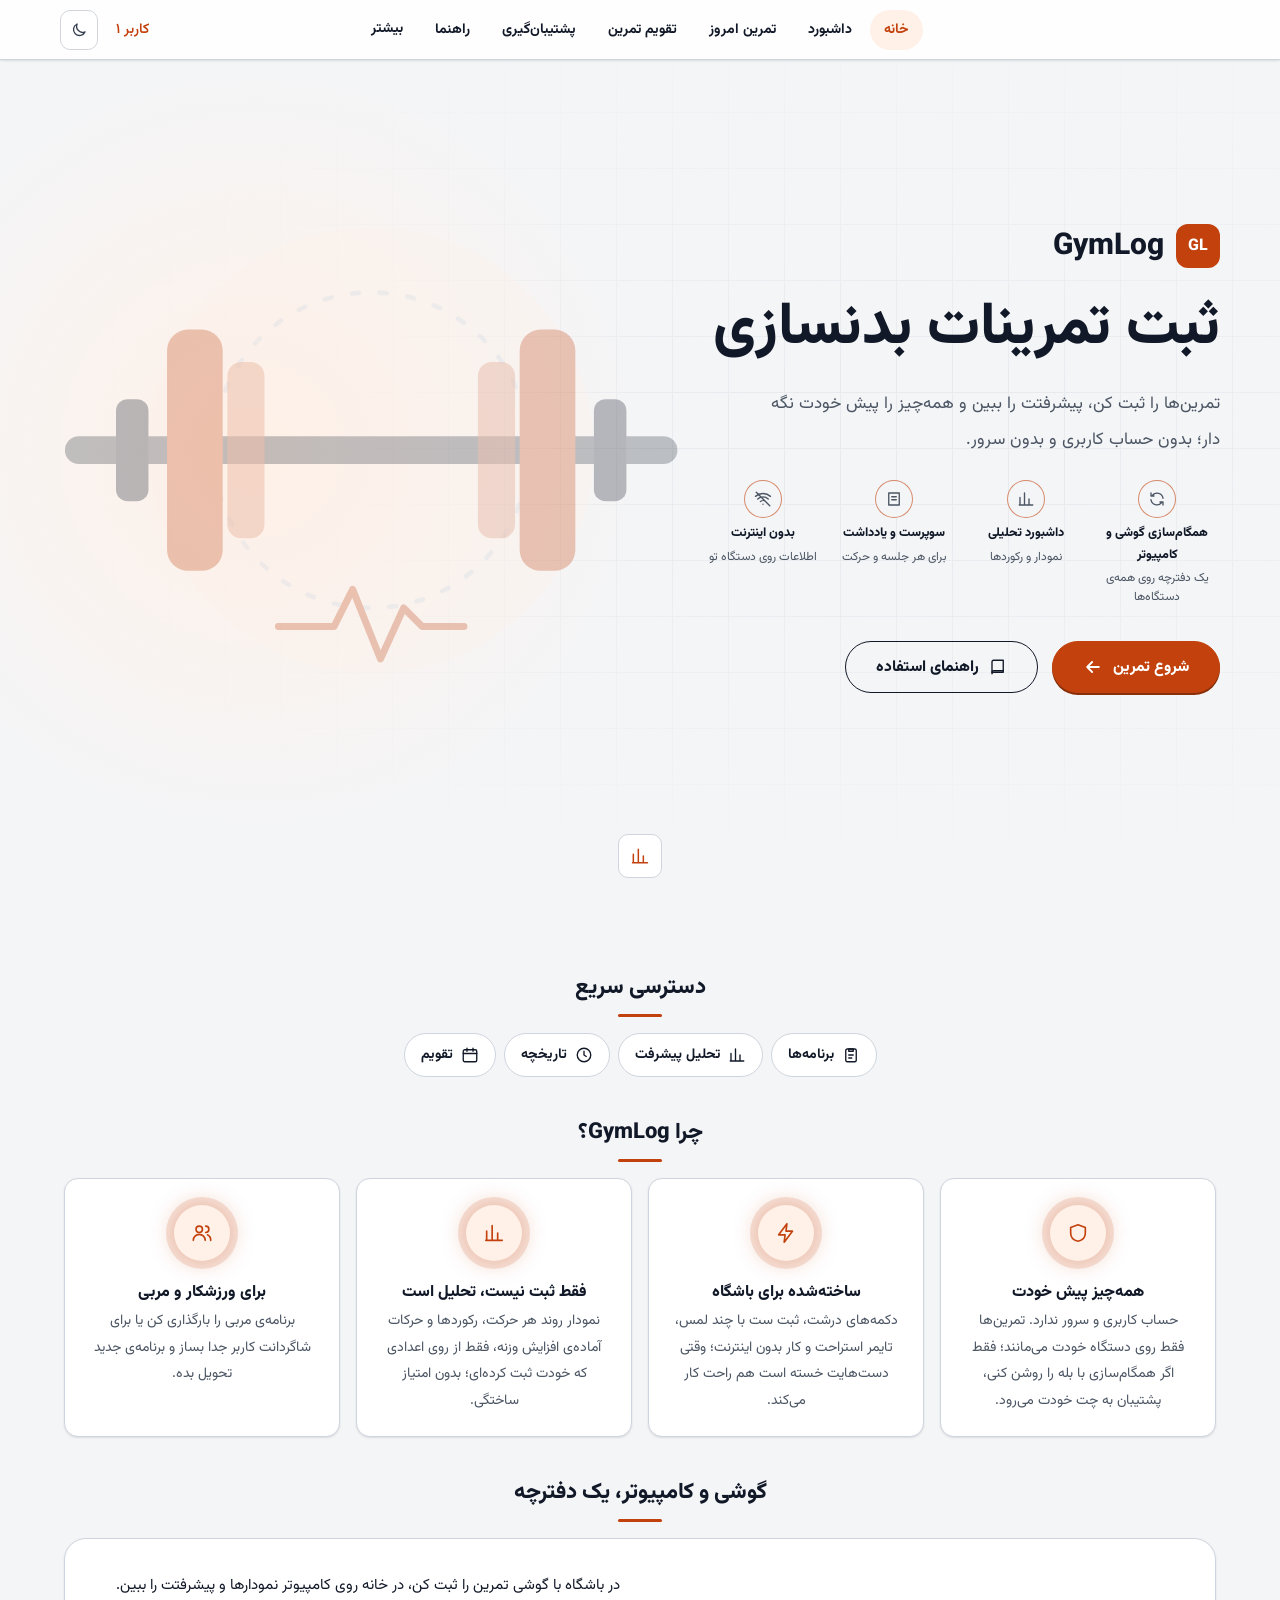
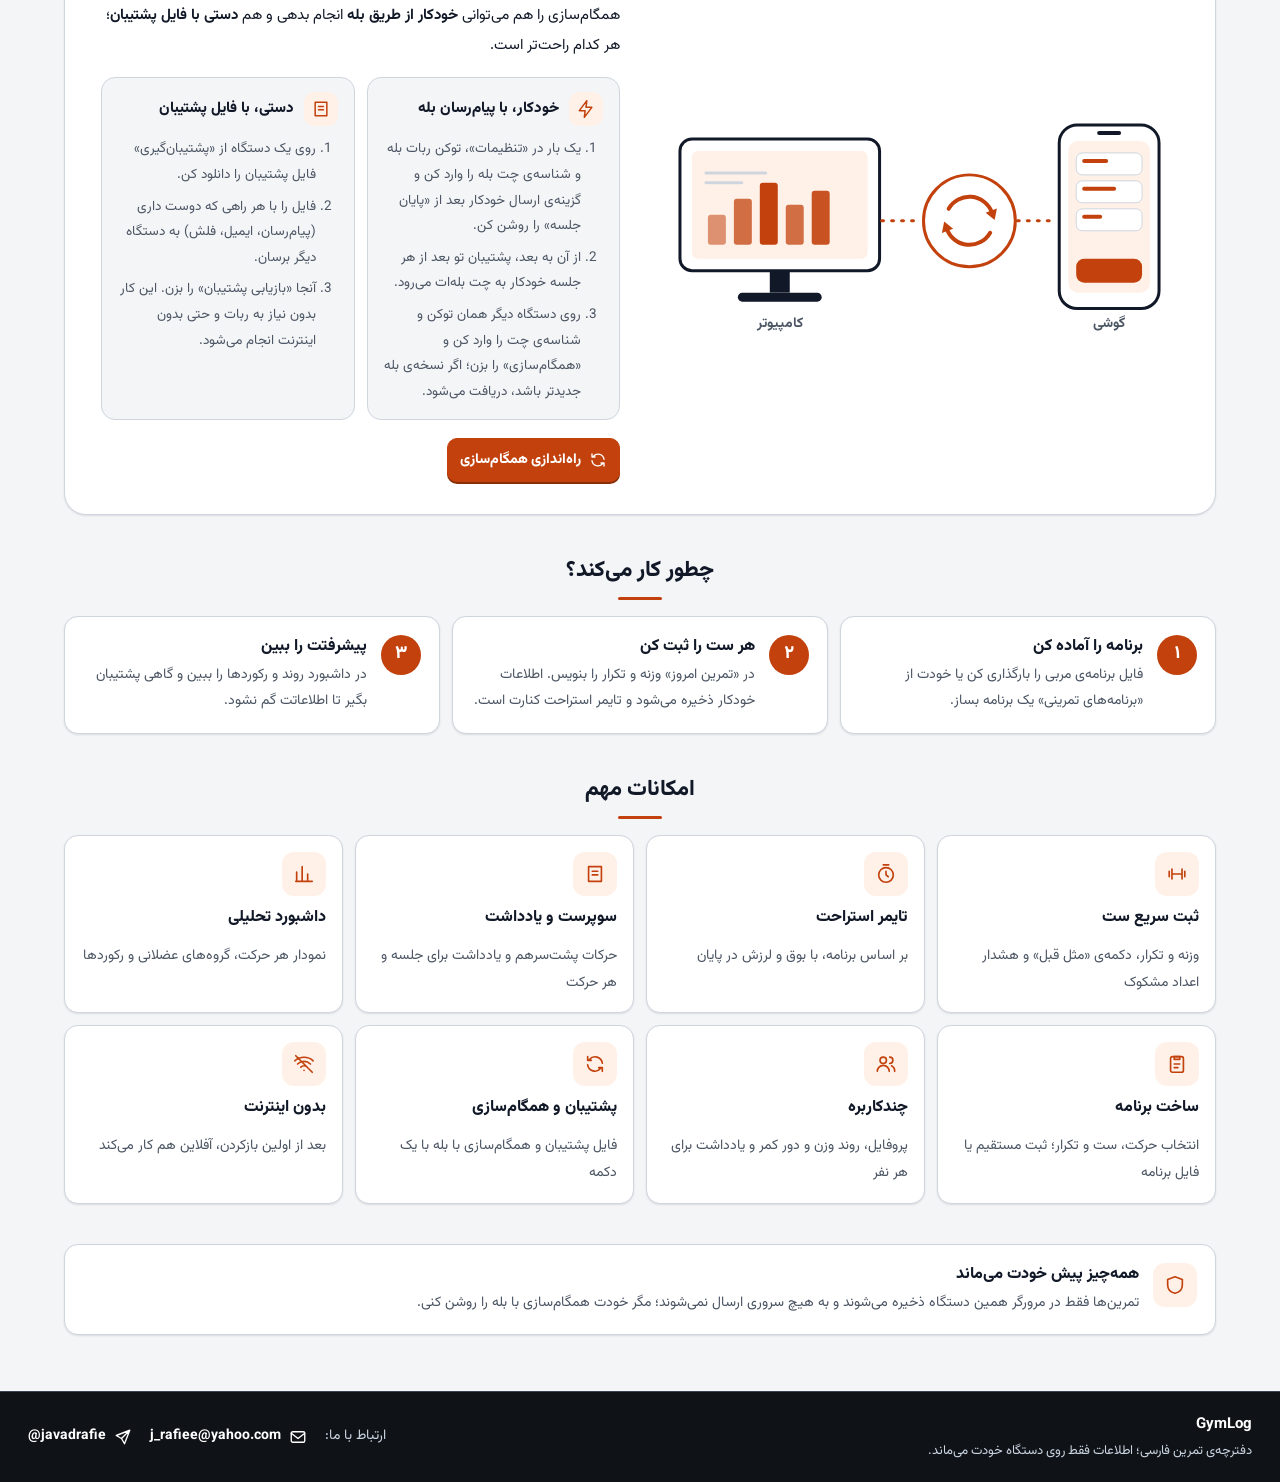
<file: index.html>
<!DOCTYPE html>
<html lang="fa" dir="rtl">
<head>
    <meta charset="UTF-8">
    <meta name="viewport" content="width=device-width, initial-scale=1.0, viewport-fit=cover">
    <title>GymLog — دفترچه‌ی تمرین فارسی</title>
    <meta name="description" content="دفترچه‌ی تمرین بدنسازی به زبان فارسی: وزنه و تکرار هر ست را ثبت کن، نمودار پیشرفتت را ببین و بدون حساب کاربری، همه‌چیز را فقط روی گوشی یا کامپیوتر خودت نگه دار.">
    <link rel="canonical" href="https://YOUR-DOMAIN/">

    <link rel="manifest" href="./manifest.json">
    <meta name="theme-color" content="#c2410c" media="(prefers-color-scheme: light)">
    <meta name="theme-color" content="#0a0c0f" media="(prefers-color-scheme: dark)">
    <meta name="color-scheme" content="light dark">

    <link rel="icon" href="./favicon.ico" sizes="any">
    <link rel="icon" type="image/png" sizes="32x32" href="./assets/icons/favicon-32.png">
    <link rel="icon" type="image/png" sizes="192x192" href="./assets/icons/icon-192.png">
    <link rel="apple-touch-icon" sizes="180x180" href="./assets/icons/apple-touch-icon.png">

    <meta property="og:site_name" content="GymLog" />
    <meta property="og:locale" content="fa_IR" />
    <meta property="og:type" content="website" />
    <meta property="og:url" content="https://YOUR-DOMAIN/" />
    <meta property="og:title" content="GymLog — دفترچه‌ی تمرین فارسی" />
    <meta property="og:description" content="تمرین‌هایت را ثبت کن، پیشرفتت را ببین و همه‌چیز را پیش خودت نگه دار." />
    <meta property="og:image" content="https://YOUR-DOMAIN/assets/og-image.png" />
    <meta property="og:image:width" content="1200" />
    <meta property="og:image:height" content="630" />
    <meta name="twitter:card" content="summary_large_image" />
    <meta name="twitter:title" content="GymLog — دفترچه‌ی تمرین فارسی" />
    <meta name="twitter:description" content="تمرین‌هایت را ثبت کن، پیشرفتت را ببین و همه‌چیز را پیش خودت نگه دار." />
    <meta name="twitter:image" content="https://YOUR-DOMAIN/assets/og-image.png" />

    <link rel="preconnect" href="https://fonts.googleapis.com">
    <link rel="preconnect" href="https://fonts.gstatic.com" crossorigin>
    <link rel="stylesheet" href="https://fonts.googleapis.com/css2?family=Vazirmatn:wght@300..800&display=swap">
    <link rel="stylesheet" href="./css/app.css">
</head>

<body>
<a href="#mainContent" class="skip-link" id="skipLink">رفتن به محتوا</a>
<div class="app-shell">

    <!-- =========================
         App Body (Main Content)
    ========================= -->
    <div class="app-body">

        <!-- عناصر انتخاب کاربر و تم؛ gl-ui.js آن‌ها را به منوی افقی دسکتاپ منتقل می‌کند -->
        <div id="glToolsSource" hidden>
            <button type="button" class="user-chip" id="desktopUserChip" hidden></button>
            <select class="user-select" id="desktopUserSelect" aria-label="انتخاب کاربر" hidden></select>
            <button type="button" class="desktop-theme-icon-btn" id="desktopThemeIconBtn" aria-label="تغییر حالت تیره/روشن" title="تغییر ظاهر برنامه (تیره / روشن)"><svg class="gl-ic" width="18" height="18" viewBox="0 0 24 24" fill="none" stroke="currentColor" stroke-width="1.8" stroke-linecap="round" stroke-linejoin="round" aria-hidden="true" focusable="false"><path d="M20 14.5A8 8 0 0 1 9.5 4 8 8 0 1 0 20 14.5z"/></svg></button>
        </div>

        <!-- Mobile Top Switcher (< 1024px) -->
        <div class="mobile-nav-bar">
            <div class="mobile-nav-id">
                <span class="mobile-nav-brand">GymLog</span>
                <button type="button" class="user-chip" id="mobileUserChip" hidden></button>
                <select class="user-select" id="mobileUserSelect" aria-label="انتخاب کاربر" hidden></select>
            </div>
            <div class="mobile-tab-switch">
                <button type="button" class="mobile-tab-btn active" data-nav="workout">ثبت تمرین</button>
                <button type="button" class="mobile-tab-btn" data-nav="dashboard">داشبورد</button>
            </div>
            <button type="button" id="openSettingsBtn" class="settings-icon-btn" aria-label="تنظیمات">
                <svg class="gl-ic" width="22" height="22" viewBox="0 0 24 24" fill="none" stroke="currentColor" stroke-width="1.8" stroke-linecap="round" stroke-linejoin="round" aria-hidden="true" focusable="false"><path d="M4 7h16M4 12h16M4 17h16"/></svg>
            </button>
        </div>

        <main id="mainContent" tabindex="-1">

        <!-- =========================
             View 1: Desktop Dashboard
        ========================= -->
        <div id="viewDashboard" class="app-view">
            <div class="dashboard-content" id="dashboardOverviewContainer">
                <!-- Populated dynamically by dashboard.js with real data -->
            </div>
        </div>

        <!-- =========================
             View 2: Workout Recording (The Gym Log)
        ========================= -->
        <div id="viewWorkout" class="app-view active">
            <div class="container">

                <!-- Header for mobile -->
                <header class="page-header" style="display: flex;">
                    <div>
                        <h2>ثبت جلسه تمرینی</h2>
                    </div>
                </header>

                <!-- Empty state -->
                <section id="emptyProgramState" class="card onboarding" style="display: none;">
                    <div class="onboarding-hero">
                        <h2>هنوز برنامه‌ای بارگذاری نشده</h2>
                        <p>برای شروع، برنامه‌ی تمرینی را از صفحه‌ی داشبورد بارگذاری کن.</p>
                    </div>
                    <div class="onboarding-actions">
                        <button type="button" class="primary-btn" onclick="switchView('dashboard')">
                            رفتن به داشبورد
                        </button>
                    </div>
                </section>

                <div id="programContent">

                    <!-- Backup warning -->
                    <section id="backupWarningBanner" class="backup-warning-banner card" style="display: none;">
                        <span class="backup-warning-icon" aria-hidden="true"><svg class="gl-ic" width="22" height="22" viewBox="0 0 24 24" fill="none" stroke="currentColor" stroke-width="1.8" stroke-linecap="round" stroke-linejoin="round" aria-hidden="true" focusable="false"><path d="M12 3l10 18H2z"/><path d="M12 10v5M12 18h.01"/></svg></span>
                        <div class="backup-warning-text">
                            <strong>زمان پشتیبان‌گیری رسیده</strong>
                            <span id="backupWarningDetail">مدتی از آخرین پشتیبان‌گیری گذشته.</span>
                        </div>
                        <div class="backup-warning-actions">
                            <button type="button" id="backupWarningBtn" class="secondary-btn">دریافت پشتیبان</button>
                            <button type="button" id="backupWarningSyncBtn" class="secondary-btn" data-bale-sync hidden><svg class="gl-ic gl-in" width="18" height="18" viewBox="0 0 24 24" fill="none" stroke="currentColor" stroke-width="1.8" stroke-linecap="round" stroke-linejoin="round" aria-hidden="true" focusable="false"><path d="M20 11a8 8 0 0 0-14-4M4 4v4h4M4 13a8 8 0 0 0 14 4M20 20v-4h-4"/></svg>همگام‌سازی</button>
                        </div>
                    </section>

                    <!-- Session selector -->
                    <section class="session-selector card">
                        <div class="selector-title">جلسه تمرینی</div>
                        <div id="sessionButtons" class="session-buttons"></div>
                    </section>

                    <!-- Session info -->
                    <section class="session-info card">
                        <div class="field">
                            <input type="hidden" id="workoutDate">
                            <button type="button" id="workoutDateBtn" class="date-picker-btn" aria-label="تاریخ تمرین">
                                <span id="persianWorkoutDate" class="persian-date-display"></span>
                                <span class="date-picker-icon" aria-hidden="true"><svg class="gl-ic" width="18" height="18" viewBox="0 0 24 24" fill="none" stroke="currentColor" stroke-width="1.8" stroke-linecap="round" stroke-linejoin="round" aria-hidden="true" focusable="false"><rect x="3" y="5" width="18" height="16" rx="2"/><path d="M3 10h18M8 3v4M16 3v4"/></svg></span>
                            </button>
                        </div>

                        <div class="field">
                            <select id="weekNumber" aria-label="شماره هفته">
                                <option value="1">هفته ۱</option>
                                <option value="2">هفته ۲</option>
                                <option value="3">هفته ۳</option>
                                <option value="4">هفته ۴</option>
                            </select>
                        </div>

                        <div class="session-note">
                            <strong>قانون تمرین:</strong> بیشتر ست‌ها را با حدود <strong>RIR 2</strong> انجام بده.
                        </div>
                    </section>

                    <!-- Exercises -->
                    <div id="exerciseList"></div>

                    <!-- Session note -->
                    <section class="card session-note-card">
                        <label for="sessionNote" class="session-note-label"><svg class="gl-ic gl-in" width="18" height="18" viewBox="0 0 24 24" fill="none" stroke="currentColor" stroke-width="1.8" stroke-linecap="round" stroke-linejoin="round" aria-hidden="true" focusable="false"><path d="M5 4h14v16H5zM9 9h6M9 13h6"/></svg>یادداشت جلسه</label>
                        <div id="sessionPrevNote" class="exercise-prev-note" hidden></div>
                        <textarea id="sessionNote" class="session-note-input" rows="3" maxlength="2000" placeholder="حال بدن، خواب، انرژی، نکته‌ای برای جلسه‌ی بعد…"></textarea>
                        <small class="gl-hint">یادداشت‌ها همراه ست‌های ثبت‌شده ذخیره می‌شوند؛ جلسه‌ای که هیچ ستی ندارد ذخیره نمی‌شود.</small>
                    </section>

                    <!-- Workout summary -->
                    <section class="summary-grid">
                        <div class="summary-card">
                            <span>حجم تمرین</span>
                            <strong id="totalVolume">0</strong>
                            <small>kg × reps</small>
                        </div>

                        <div class="summary-card">
                            <span>تغییر نسبت به جلسه قبل</span>
                            <strong id="volumeChange">—</strong>
                        </div>
                    </section>

                    <!-- Save workout -->
                    <section class="save-workout-section">
                        <button type="button" id="finishWorkoutBtn" class="primary-btn">
                            <svg class="gl-ic gl-in" width="18" height="18" viewBox="0 0 24 24" fill="none" stroke="currentColor" stroke-width="1.8" stroke-linecap="round" stroke-linejoin="round" aria-hidden="true" focusable="false"><path d="M5 12.5l4.5 4.5L19 7"/></svg>پایان جلسه و رفتن به تمرین بعدی
                        </button>
                    </section>

                    <!-- History -->
                    <section class="history-section card">
                        <div class="section-title">
                            <div>
                                <h2>روند پیشرفت</h2>
                                <p>سابقه همین جلسه تمرینی</p>
                            </div>
                        </div>
                        <div id="historyContainer"></div>
                    </section>

                </div>
            </div>
        </div>

        <!-- =========================
             View 3: Programs
        ========================= -->
        <div id="viewPrograms" class="app-view">
            <div id="viewProgramsContainer" class="gl-view-pad"></div>
        </div>

        <!-- =========================
             View 4: History
        ========================= -->
        <div id="viewHistory" class="app-view">
            <div id="viewHistoryContainer" class="gl-view-pad"></div>
        </div>

        <!-- =========================
             View 5: Bank
        ========================= -->
        <div id="viewBank" class="app-view">
            <div id="viewBankContainer" class="gl-view-pad"></div>
        </div>

        <!-- =========================
             View 6: Calendar
        ========================= -->
        <div id="viewCalendar" class="app-view">
            <div id="viewCalendarContainer" class="gl-view-pad"></div>
        </div>

        <!-- =========================
             View 7: User
        ========================= -->
        <div id="viewUser" class="app-view">
            <div id="viewUserContainer" class="gl-view-pad"></div>
        </div>

        <!-- =========================
             View 8: Backup
        ========================= -->
        <div id="viewBackup" class="app-view">
            <div id="viewBackupContainer" class="gl-view-pad"></div>
        </div>

        <!-- =========================
             View 10: Help / FAQ
        ========================= -->
        <div id="viewHelp" class="app-view">
            <div id="viewHelpContainer" class="gl-view-pad"></div>
        </div>

        <!-- =========================
             View 9: Settings
        ========================= -->
        <div id="viewSettings" class="app-view">
            <div id="viewSettingsContainer" class="gl-view-pad"></div>
        </div>

        </main>

    </div>

</div>

<!-- =========================
     Settings Modal (Mobile Drawer)
========================= -->
<div id="settingsPage" class="settings-page-overlay" style="display: none;">
    <div class="settings-page">
        <div class="settings-page-header">
            <button
                type="button"
                id="closeSettingsBtn"
                class="exercise-guide-close"
                aria-label="بازگشت"
            >
                ×
            </button>
            <h2 id="settingsTitle">منو</h2>
        </div>

        <div class="settings-content">

            <section class="settings-group">
                <h3 class="settings-group-title">برنامه‌های تمرینی</h3>
                <div class="setting-row">
                    <div class="setting-info"><strong>ساخت برنامه تمرینی</strong><span>طراحی برنامه‌ی جدید و ثبت مستقیم یا دانلود فایل برنامه</span></div>
                    <button id="openProgramBuilderBtn" class="primary-btn setting-btn" type="button" onclick="closeSettingsPage(true); openProgramBuilder();">ساخت برنامه</button>
                </div>
                <div class="setting-row my-programs-setting">
                    <div class="setting-info"><strong>برنامه‌های من</strong><span>فهرست برنامه‌ها و جزئیات جلسات</span></div>
                    <button id="openMyProgramsBtn" class="secondary-btn setting-btn" type="button">مشاهده</button>
                </div>
                <div class="setting-row program-setting">
                    <div class="setting-info"><strong>بارگذاری برنامه‌ی جدید</strong><span>فایل آماده‌شده‌ی برنامه‌ی باشگاه</span></div>
                    <div class="program-actions">
                        <label class="secondary-btn file-btn">بارگذاری برنامه‌ی جدید
                            <input type="file" id="programImportInput" accept=".json" hidden>
                        </label>
                    </div>
                </div>
            </section>

            <section class="settings-group">
                <h3 class="settings-group-title">ظاهر و به‌روزرسانی</h3>
                <div class="setting-row">
                    <div class="setting-info"><strong>ظاهر برنامه</strong><span>تغییر بین حالت روشن و تاریک</span></div>
                    <button id="themeToggleBtn" class="secondary-btn setting-btn" type="button"><svg class="gl-ic gl-in" width="18" height="18" viewBox="0 0 24 24" fill="none" stroke="currentColor" stroke-width="1.8" stroke-linecap="round" stroke-linejoin="round" aria-hidden="true" focusable="false"><path d="M20 14.5A8 8 0 0 1 9.5 4 8 8 0 1 0 20 14.5z"/></svg>حالت تاریک</button>
                </div>
                <div class="setting-row">
                    <div class="setting-info"><strong>به‌روزرسانی برنامه</strong><span id="updateStatus">نسخه‌ی فعلی به‌روز است.</span></div>
                    <button id="updateAppBtn" class="secondary-btn setting-btn" type="button" disabled>به‌روزرسانی</button>
                </div>
            </section>

            <section class="settings-group">
                <h3 class="settings-group-title">پشتیبان‌گیری و همگام‌سازی</h3>
                <div class="setting-row backup-setting">
                    <div class="setting-info"><strong>پشتیبان اطلاعات</strong><span>دانلود یا بازیابی فایل پشتیبان همه‌ی کاربران</span></div>
                    <div class="backup-actions">
                        <button id="exportBtn" class="secondary-btn" type="button">دریافت پشتیبان</button>
                        <label class="secondary-btn file-btn">بازیابی از فایل پشتیبان
                            <input type="file" id="importInput" accept=".json" hidden>
                        </label>
                    </div>
                </div>
                <div class="setting-row bale-setting">
                    <div class="bs-panel" data-bale-panel></div>
                </div>
            </section>

            <section class="settings-group settings-group-danger">
                <h3 class="settings-group-title">منطقه خطر</h3>
                <div class="setting-row danger-setting">
                    <div class="setting-info"><strong>حذف تاریخچه‌ی تمرین‌ها</strong><span>فقط وزنه/تکرارهای کاربر فعال پاک می‌شود.</span></div>
                    <button id="clearBtn" class="danger-btn setting-btn" type="button">حذف تاریخچه</button>
                </div>
                <div class="setting-row danger-setting">
                    <div class="setting-info"><strong>بازنشانی کامل</strong><span>همه‌چیز (همه‌ی کاربران) پاک می‌شود. هنگام تأیید می‌توانی انتخاب کنی توکن بله هم پاک شود.</span></div>
                    <button id="fullResetBtn" class="danger-btn setting-btn" type="button">حذف همه‌چیز</button>
                </div>
            </section>

        </div>
    </div>
</div>

<!-- ترتیب بارگذاری مهم است (utils اول، app بعد از storage، gl-ui آخر) -->
<script src="./js/utils.js"></script>
<script src="./js/exercise-catalog.js"></script>
<script src="./js/default-program.js"></script>
<script src="./js/storage.js"></script>
<script src="./js/app.js"></script>
<script src="./js/dashboard.js"></script>
<script src="./js/dashboard-overview.js"></script>
<script src="./js/program-builder.js"></script>
<script src="./js/exercise-editor.js"></script>
<script src="./js/gl-ui.js"></script>

<script>
    (function () {
        if (!("serviceWorker" in navigator)) return;

        const updateBtn = document.getElementById("updateAppBtn");
        const updateStatus = document.getElementById("updateStatus");
        let registration = null;
        let userRequestedUpdate = false;

        function markUpdateAvailable() {
            if (updateBtn) {
                updateBtn.disabled = false;
                updateBtn.classList.add("update-ready");
            }
            if (updateStatus) {
                updateStatus.textContent = "نسخه‌ی جدید آماده است. برای اعمال، دکمه‌ی به‌روزرسانی را بزن.";
            }
        }

        function trackInstalling(worker) {
            if (!worker) return;
            worker.addEventListener("statechange", () => {
                if (worker.state === "installed" && navigator.serviceWorker.controller) {
                    markUpdateAvailable();
                }
            });
        }

        window.addEventListener("load", () => {
            navigator.serviceWorker.register("./service-worker.js")
                .then(reg => {
                    registration = reg;
                    if (reg.waiting && navigator.serviceWorker.controller) markUpdateAvailable();
                    reg.addEventListener("updatefound", () => trackInstalling(reg.installing));
                    reg.update().catch(() => {});
                })
                .catch(err => console.error("Service Worker registration failed:", err));
        });

        function checkForUpdate() {
            if (registration && navigator.onLine) registration.update().catch(() => {});
        }
        document.addEventListener("visibilitychange", () => {
            if (document.visibilityState === "visible") checkForUpdate();
        });
        const openBtn = document.getElementById("openSettingsBtn");
        if (openBtn) openBtn.addEventListener("click", checkForUpdate);

        if (updateBtn) {
            updateBtn.addEventListener("click", () => {
                const waiting = registration && registration.waiting;
                if (!waiting) return;
                userRequestedUpdate = true;
                updateBtn.disabled = true;
                if (updateStatus) updateStatus.textContent = "در حال به‌روزرسانی…";
                waiting.postMessage({ type: "SKIP_WAITING" });
            });
        }

        let reloading = false;
        navigator.serviceWorker.addEventListener("controllerchange", () => {
            if (!userRequestedUpdate || reloading) return;
            reloading = true;
            window.location.reload();
        });
    })();
</script>

</body>
</html>
</file>
<file: css/app.css>
* {
    box-sizing: border-box;
    -webkit-tap-highlight-color: transparent;
}
html {
    font-size: 16px;
}
body {
    margin: 0;
    font-family: Tahoma, Arial, sans-serif;
    background: #f2f4f7;
    color: #1f2937;
    direction: rtl;
}

/* =========================
   Container
   ========================= */
.container {
    width: 100%;
    max-width: 600px;
    margin: 0 auto;
    padding: 12px 12px 40px;
}

/* =========================
   Header
   ========================= */
.page-header {
    display: flex;
    align-items: flex-start;
    justify-content: space-between;
    gap: 10px;
    margin-bottom: 12px;
}
.page-header h2 {
    margin: 0;
    font-size: 22px;
    line-height: 1.4;
}
.page-header p {
    margin: 3px 0 0;
    font-size: 13px;
    color: var(--gl-muted);
}
.settings-icon-btn {
    flex: 0 0 auto;
    width: 40px;
    height: 40px;
    border: none;
    border-radius: 50%;
    background: #f3f4f6;
    font-size: 18px;
    line-height: 1;
    cursor: pointer;
}
.settings-icon-btn:hover {
    background: #e5e7eb;
}

/* =========================
   Buttons
   ========================= */
button,
.secondary-btn {
    min-height: 46px;
    border-radius: 10px;
    border: 1px solid transparent;
    padding: 10px 12px;
    font-family: inherit;
    font-size: 14px;
    cursor: pointer;
    touch-action: manipulation;
}
.primary-btn {
    background: #2563eb;
    color: white;
    font-weight: bold;
}
.secondary-btn {
    background: white;
    border-color: #d1d5db;
    color: #374151;
}
.danger-btn {
    background: #fee2e2;
    color: #991b1b;
    border-color: #fecaca;
}

/* =========================
   Cards
   ========================= */
.card {
    background: white;
    border-radius: 12px;
    border: 1px solid #e5e7eb;
    padding: 14px;
    margin-bottom: 12px;
}

/* =========================
   Session selector
   ========================= */
.session-selector {
    padding: 10px;
}
.selector-title {
    font-size: 12px;
    color: var(--gl-muted);
    margin: 2px 4px 8px;
}
.session-buttons {
    display: flex;
    gap: 6px;
    overflow-x: auto;
    padding-bottom: 4px;
    scroll-snap-type: x proximity;
    -webkit-overflow-scrolling: touch;
}
.session-buttons::-webkit-scrollbar {
    height: 3px;
}
.session-btn {
    flex: 1 0 96px;
    scroll-snap-align: center;
    min-height: 62px;
    padding: 7px 4px;
    border-radius: 9px;
    border: 1px solid #d1d5db;
    background: white;
    color: #374151;
    font-family: inherit;
    cursor: pointer;
}
.session-btn strong {
    display: block;
    font-size: 13px;
    margin-bottom: 4px;
}
.session-btn span {
    display: block;
    font-size: 12px;
    line-height: 1.4;
    color: var(--gl-muted);
}
.session-btn.active {
    background: #eff6ff;
    border-color: #2563eb;
    color: #1d4ed8;
}
.session-btn.active span {
    color: #2563eb;
}

/* =========================
   Session info
   ========================= */
.session-info {
    display: grid;
    grid-template-columns: 1fr 1fr;
    gap: 10px;
}
.field {
    display: flex;
    flex-direction: column;
    gap: 5px;
}
.field label {
    font-size: 14px;
    color: var(--gl-muted);
    font-weight: 600;
}
input,
select {
    width: 100%;
    height: 44px;
    padding: 8px 10px;
    border: 1px solid #d1d5db;
    border-radius: 8px;
    background: white;
    font-family: inherit;
    font-size: 16px;
    color: #1f2937;
}
input:focus,
select:focus {
    outline: none;
    border-color: #2563eb;
    box-shadow: 0 0 0 2px rgba(37, 99, 235, 0.1);
}
.session-note {
    grid-column: 1 / -1;
    padding: 9px 11px;
    border-radius: 8px;
    background: #eff6ff;
    color: #1e40af;
    font-size: 12px;
    line-height: 1.7;
}

/* =========================
   Backup warning banner
   ========================= */
.backup-warning-banner {
    display: flex;
    align-items: center;
    gap: 10px;
    background: #fffbeb;
    border-color: #fde68a;
}
.backup-warning-icon {
    font-size: 20px;
    flex-shrink: 0;
}
.backup-warning-text {
    display: flex;
    flex-direction: column;
    gap: 2px;
    flex: 1;
}
.backup-warning-text strong {
    font-size: 13px;
    color: #92400e;
}
.backup-warning-text span {
    font-size: 12px;
    color: #b45309;
    line-height: 1.6;
}
.backup-warning-banner .secondary-btn {
    flex-shrink: 0;
    min-height: 38px;
    font-size: 12px;
}

/* =========================
   Date picker trigger button
   ========================= */
.date-picker-btn {
    display: flex;
    align-items: center;
    justify-content: space-between;
    width: 100%;
    height: 44px;
    padding: 8px 12px;
    border: 1px solid #d1d5db;
    border-radius: 8px;
    background: white;
    font-family: inherit;
    font-size: 14px;
    color: #1f2937;
    cursor: pointer;
}
.date-picker-btn:hover {
    border-color: #9ca3af;
}
.date-picker-icon {
    font-size: 16px;
}

/* =========================
   Date picker calendar (modal)
   ========================= */
.date-picker-overlay {
    position: fixed;
    inset: 0;
    z-index: 1000;
    display: flex;
    align-items: center;
    justify-content: center;
    padding: 16px;
    background: rgba(17, 24, 39, 0.5);
}
.date-picker-modal {
    width: 100%;
    max-width: 340px;
    padding: 16px;
    border-radius: 16px;
    background: white;
}
.date-picker-header {
    display: flex;
    align-items: center;
    justify-content: space-between;
    margin-bottom: 10px;
}
.date-picker-header h3 {
    margin: 0;
    font-size: 15px;
}
.date-picker-nav {
    width: 32px;
    height: 32px;
    border: none;
    border-radius: 8px;
    background: #f3f4f6;
    font-size: 18px;
    line-height: 1;
    cursor: pointer;
}
.date-picker-nav:hover {
    background: #e5e7eb;
}
.date-picker-weekdays {
    display: grid;
    grid-template-columns: repeat(7, 1fr);
    direction: ltr;
    margin-bottom: 4px;
    font-size: 12px;
    color: var(--gl-faint);
    text-align: center;
}
.date-picker-grid {
    display: grid;
    grid-template-columns: repeat(7, 1fr);
    direction: ltr;
    gap: 4px;
}
.date-picker-day {
    position: relative;
    display: flex;
    flex-direction: column;
    align-items: center;
    justify-content: center;
    width: 100%;
    min-width: 0;
    height: 40px;
    padding: 0;
    border: none;
    border-radius: 8px;
    background: transparent;
    font-family: inherit;
    font-size: 13px;
    color: #1f2937;
    cursor: pointer;
}
.date-picker-day.empty {
    cursor: default;
}
.date-picker-day:not(.empty):hover {
    background: #f3f4f6;
}
.date-picker-day.today {
    box-shadow: inset 0 0 0 1px #2563eb;
}
.date-picker-day.selected {
    background: #2563eb;
    color: white;
}
.date-picker-day-circle {
    display: flex;
    align-items: center;
    justify-content: center;
    width: 28px;
    height: 28px;
    border-radius: 50%;
    border: 2px solid transparent;
    box-sizing: border-box;
}
.date-picker-day.has-workout .date-picker-day-circle {
    border-color: #16a34a;
}
.date-picker-day.selected.has-workout .date-picker-day-circle {
    border-color: white;
}
.date-picker-legend {
    display: flex;
    align-items: center;
    gap: 6px;
    margin: 10px 0;
    font-size: 12px;
    color: var(--gl-muted);
}
.date-picker-legend-circle {
    width: 12px;
    height: 12px;
    border-radius: 50%;
    border: 2px solid #16a34a;
    box-sizing: border-box;
    flex-shrink: 0;
}
.date-picker-close {
    width: 100%;
}

/* =========================
   Exercise card
   ========================= */
.exercise-card {
    background: white;
    border: 1px solid #e5e7eb;
    border-radius: 12px;
    margin-bottom: 12px;
    overflow: hidden;
}
.exercise-header {
    padding: 12px;
    background: #fafafa;
    border-bottom: 1px solid #e5e7eb;
}
.exercise-title {
    display: flex;
    align-items: center;
    gap: 9px;
}
.exercise-number {
    flex: 0 0 auto;
    width: 30px;
    height: 30px;
    border-radius: 50%;
    display: flex;
    align-items: center;
    justify-content: center;
    background: #2563eb;
    color: white;
    font-size: 13px;
    font-weight: bold;
}
.exercise-header h2 {
    margin: 0 0 5px;
    font-size: 19px;
    line-height: 1.45;
    font-weight: 700;
}
.exercise-meta {
    font-size: 12px;
    line-height: 1.8;
    color: var(--gl-muted);
}

/* =========================
   Exercise action buttons
   ========================= */
.exercise-help-btn,
.exercise-history-btn {
    margin-top: 8px;
    min-height: 38px;
    padding: 7px 12px;
    border: 1px solid #d1d5db;
    border-radius: 8px;
    background: white;
    color: #2563eb;
    font-family: inherit;
    font-size: 14px;
    font-weight: 600;
    cursor: pointer;
}
.exercise-help-btn:active,
.exercise-history-btn:active {
    background: #eff6ff;
}

/* =========================
   Sets
   ========================= */
.sets-container {
    padding: 10px;
}
.set-row {
    display: grid;
    grid-template-columns: 58px 1fr 1fr;
    gap: 7px;
    align-items: center;
    margin-bottom: 7px;
}
.set-label {
    font-size: 14px;
    color: var(--gl-muted);
    text-align: center;
    font-weight: bold;
    white-space: nowrap;
}
.set-row input {
    height: 44px;
    text-align: center;
    font-size: 16px;
    direction: ltr;
}
.set-difference {
    grid-column: 2 / 4;
    padding: 2px 5px;
    min-height: 14px;
    font-size: 12px;
    font-weight: 600;
    color: #1f2937;
    text-align: right;
    direction: rtl;
}
.set-difference:empty {
    display: none;
}

/* =========================
   Workout summary
   ========================= */
.summary-grid {
    display: grid;
    grid-template-columns: repeat(2, 1fr);
    gap: 8px;
    margin: 16px 0 12px;
}
.summary-card {
    background: white;
    border: 1px solid #e5e7eb;
    border-radius: 10px;
    padding: 11px;
    text-align: center;
}
.summary-card span {
    display: block;
    font-size: 12px;
    color: var(--gl-muted);
    margin-bottom: 5px;
}
.summary-card strong {
    font-size: 19px;
}
.summary-card small {
    display: block;
    margin-top: 2px;
    font-size: 12px;
    color: var(--gl-faint);
}

/* =========================
   Save workout
   ========================= */
.save-workout-section {
    margin: 4px 0 18px;
}

/* =========================
   History
   ========================= */
.history-section {
    margin-top: 16px;
}
.section-title h2 {
    margin: 0;
    font-size: 17px;
}
.section-title p {
    margin: 4px 0 0;
    font-size: 12px;
    color: var(--gl-muted);
}
.history-table-wrapper {
    margin-top: 12px;
    overflow-x: auto;
}
.history-table {
    width: 100%;
    border-collapse: collapse;
    font-size: 12px;
}
.history-table th,
.history-table td {
    padding: 9px 5px;
    border-bottom: 1px solid #e5e7eb;
    text-align: center;
    white-space: nowrap;
}
.history-table th {
    color: var(--gl-muted);
    background: #f9fafb;
    font-weight: normal;
}
.history-empty {
    padding: 25px 10px;
    text-align: center;
    font-size: 12px;
    color: var(--gl-faint);
}

/* =========================
   Exercise History Modal
   ========================= */
.exercise-history-list {
    display: flex;
    flex-direction: column;
    gap: 12px;
    margin-top: 14px;
}
.exercise-history-item {
    padding: 12px;
    border: 1px solid #e5e7eb;
    border-radius: 10px;
    background: #f9fafb;
}
.exercise-history-info {
    display: flex;
    align-items: center;
    justify-content: space-between;
    gap: 8px;
    margin-bottom: 10px;
    padding-bottom: 9px;
    border-bottom: 1px solid #e5e7eb;
    font-size: 12px;
    line-height: 1.7;
}
.exercise-history-info strong {
    color: #1f2937;
}
.exercise-history-info span {
    color: var(--gl-muted);
    white-space: nowrap;
}
.exercise-history-sets {
    display: grid;
    grid-template-columns: repeat(3, 1fr);
    gap: 6px;
}
.history-set {
    display: flex;
    align-items: center;
    justify-content: center;
    min-height: 48px;
    padding: 6px;
    border-radius: 8px;
    background: white;
    border: 1px solid #e5e7eb;
    font-size: 13px;
    font-weight: bold;
    color: #1f2937;
    direction: ltr;
}

/* =========================
   Settings (full page)
   ========================= */
.settings-page-overlay {
    position: fixed;
    inset: 0;
    z-index: 1000;
    background: white;
}
.settings-page {
    display: flex;
    flex-direction: column;
    height: 100%;
}
@media (min-width: 900px) {
    .settings-page-overlay {
        display: flex;
        justify-content: center;
        background: #f2f4f7;
    }
    .settings-page {
        width: 100%;
        max-width: 600px;
        background: white;
        box-shadow: 0 0 0 1px #e5e7eb;
    }
}
.settings-page-header {
    display: flex;
    align-items: center;
    gap: 10px;
    padding: 16px;
    border-bottom: 1px solid #f3f4f6;
}
.settings-page-header h2 {
    margin: 0;
    font-size: 18px;
}
.settings-content {
    flex: 1;
    overflow-y: auto;
}
.setting-row {
    display: flex;
    align-items: center;
    justify-content: space-between;
    gap: 12px;
    padding: 14px;
    border-bottom: 1px solid #f3f4f6;
}
.setting-row:last-child {
    border-bottom: none;
}
.setting-info {
    min-width: 0;
    flex: 1;
}
.setting-info strong {
    display: block;
    margin-bottom: 4px;
    font-size: 13px;
    color: #374151;
}
.setting-info span {
    display: block;
    font-size: 12px;
    line-height: 1.7;
    color: var(--gl-faint);
}
.setting-row .secondary-btn,
.setting-row .danger-btn {
    flex: 0 0 auto;
    min-height: 42px;
    font-size: 12px;
}
.backup-setting,
.program-setting {
    align-items: flex-start;
    flex-direction: column;
}
.backup-setting .setting-info,
.program-setting .setting-info {
    width: 100%;
}
.backup-actions,
.program-actions {
    display: grid;
    grid-template-columns: 1fr 1fr;
    gap: 8px;
    width: 100%;
    margin-top: 4px;
}
.program-actions {
    grid-template-columns: 1fr;
}
.file-btn {
    display: flex;
    align-items: center;
    justify-content: center;
    min-height: 42px;
}
.danger-setting .setting-info strong {
    color: #991b1b;
}

/* =========================
   My Programs (full page)
   ========================= */
.my-programs-overlay {
    position: fixed;
    inset: 0;
    z-index: 1000;
    background: white;
}
.my-programs-page {
    display: flex;
    flex-direction: column;
    height: 100%;
}
@media (min-width: 900px) {
    .my-programs-overlay {
        display: flex;
        justify-content: center;
        background: #f2f4f7;
    }
    .my-programs-page {
        width: 100%;
        max-width: 600px;
        background: white;
        box-shadow: 0 0 0 1px #e5e7eb;
    }
}
.my-programs-header {
    display: flex;
    align-items: center;
    justify-content: space-between;
    gap: 10px;
    padding: 16px;
    border-bottom: 1px solid #f3f4f6;
}
.my-programs-header h2 {
    margin: 0;
    font-size: 20px;
}
.my-programs-list {
    flex: 1;
    overflow-y: auto;
    padding: 16px;
}
.my-programs-empty {
    font-size: 13px;
    color: var(--gl-faint);
}
.my-program-card {
    margin-bottom: 12px;
    padding: 14px;
    border-radius: 14px;
    background: #f9fafb;
}
.my-program-summary {
    display: flex;
    align-items: center;
    justify-content: space-between;
    gap: 10px;
}
.my-program-summary-info h3 {
    margin: 0 0 4px;
    font-size: 14px;
    color: #374151;
}
.my-program-current-badge {
    margin-right: 6px;
    padding: 2px 8px;
    border-radius: 999px;
    background: #dbeafe;
    color: #1d4ed8;
    font-size: 12px;
}
.my-program-dates {
    display: block;
    font-size: 12px;
    color: var(--gl-faint);
}
.my-program-details {
    margin-top: 12px;
    padding-top: 12px;
    border-top: 1px solid #e5e7eb;
}

/* =========================
   Exercise Guide Modal
   ========================= */
.exercise-guide-overlay {
    position: fixed;
    inset: 0;
    z-index: 1000;
    background: rgba(0, 0, 0, 0.55);
    display: flex;
    align-items: flex-end;
    justify-content: center;
    padding: 0;
}
.exercise-guide-modal {
    width: 100%;
    max-width: 600px;
    max-height: 90vh;
    overflow-y: auto;
    background: white;
    border-radius: 18px 18px 0 0;
    padding: 16px;
}
.exercise-guide-header {
    display: flex;
    align-items: center;
    justify-content: space-between;
    gap: 10px;
    margin-bottom: 12px;
}
.exercise-guide-header h2 {
    margin: 0;
    font-size: 22px;
    line-height: 1.5;
}
.exercise-guide-close {
    width: 38px;
    height: 38px;
    min-height: 38px;
    padding: 0;
    border: none;
    border-radius: 50%;
    background: #f3f4f6;
    color: #374151;
    font-size: 24px;
    line-height: 1;
    cursor: pointer;
}
.exercise-guide-images {
    display: grid;
    grid-template-columns: repeat(2, 1fr);
    gap: 8px;
}
.exercise-guide-image,
.exercise-guide-video {
    display: block;
    width: 100%;
    max-width: 420px;
    max-height: 60vh;
    margin: 0 auto 20px;
    object-fit: contain;
    border-radius: 12px;
}
.exercise-guide-no-image {
    min-height: 120px;
    display: flex;
    align-items: center;
    justify-content: center;
    text-align: center;
    padding: 20px;
    border-radius: 10px;
    background: #f3f4f6;
    color: var(--gl-faint);
    font-size: 12px;
}
.exercise-guide-instructions {
    margin: 18px 0;
    padding-right: 26px;
    font-size: 16px;
    line-height: 2;
    color: #374151;
}
.exercise-guide-done {
    width: 100%;
    margin-top: 4px;
}

/* =========================
   Dark Mode
   ========================= */
body.dark-mode {
    background: #111827;
    color: #f3f4f6;
}
body.dark-mode .card,
body.dark-mode .summary-card,
body.dark-mode .exercise-card {
    background: #1f2937;
    border-color: #374151;
}
body.dark-mode .page-header p,
body.dark-mode .selector-title,
body.dark-mode .field label,
body.dark-mode .exercise-meta,
body.dark-mode .section-title p {
    color: var(--gl-faint);
}
body.dark-mode .session-btn {
    background: #1f2937;
    border-color: #4b5563;
    color: #f3f4f6;
}
body.dark-mode .session-btn span {
    color: var(--gl-faint);
}
body.dark-mode .session-btn.active {
    background: #1e3a8a;
    border-color: #3b82f6;
    color: #dbeafe;
}
body.dark-mode .session-btn.active span {
    color: #bfdbfe;
}
body.dark-mode input,
body.dark-mode select {
    background: #111827;
    border-color: #4b5563;
    color: #f3f4f6;
}
body.dark-mode input:focus,
body.dark-mode select:focus {
    border-color: #60a5fa;
    box-shadow: 0 0 0 2px rgba(96, 165, 250, 0.15);
}
body.dark-mode .date-picker-btn {
    background: #111827;
    border-color: #4b5563;
    color: #f3f4f6;
}
body.dark-mode .date-picker-modal {
    background: #1f2937;
}
body.dark-mode .date-picker-header h3 {
    color: #f3f4f6;
}
body.dark-mode .date-picker-nav {
    background: #374151;
    color: #f3f4f6;
}
body.dark-mode .date-picker-nav:hover {
    background: #4b5563;
}
body.dark-mode .date-picker-day {
    color: #e5e7eb;
}
body.dark-mode .date-picker-day:not(.empty):hover {
    background: #374151;
}
body.dark-mode .date-picker-legend {
    color: var(--gl-faint);
}
body.dark-mode .backup-warning-banner {
    background: #451a03;
    border-color: #92400e;
}
body.dark-mode .backup-warning-text strong {
    color: #fde68a;
}
body.dark-mode .backup-warning-text span {
    color: #fcd34d;
}
body.dark-mode .session-note {
    background: #172554;
    color: #bfdbfe;
}
body.dark-mode .summary-card span {
    color: var(--gl-faint);
}
body.dark-mode .summary-card small {
    color: var(--gl-muted);
}
body.dark-mode .exercise-header {
    background: #18212f;
    border-color: #374151;
}
body.dark-mode .set-label {
    color: #d1d5db;
}
body.dark-mode .set-difference {
    color: #e2e8f0;
    font-weight: 600;
}
body.dark-mode .secondary-btn {
    background: #1f2937;
    border-color: #4b5563;
    color: #f3f4f6;
}
body.dark-mode .secondary-btn:active {
    background: #374151;
}
body.dark-mode .exercise-help-btn,
body.dark-mode .exercise-history-btn {
    background: #1f2937;
    border-color: #4b5563;
    color: #93c5fd;
}
body.dark-mode .exercise-help-btn:active,
body.dark-mode .exercise-history-btn:active {
    background: #172554;
}
body.dark-mode .history-table th {
    background: #111827;
    color: var(--gl-faint);
}
body.dark-mode .history-table th,
body.dark-mode .history-table td {
    border-color: #374151;
}
body.dark-mode .history-empty {
    color: var(--gl-muted);
}
body.dark-mode .exercise-history-item {
    background: #18212f;
    border-color: #374151;
}
body.dark-mode .exercise-history-info {
    border-color: #374151;
}
body.dark-mode .exercise-history-info strong {
    color: #f3f4f6;
}
body.dark-mode .exercise-history-info span {
    color: var(--gl-faint);
}
body.dark-mode .history-set {
    background: #1f2937;
    border-color: #374151;
    color: #f3f4f6;
}
body.dark-mode .settings-icon-btn {
    background: #374151;
    color: #f3f4f6;
}
body.dark-mode .settings-icon-btn:hover {
    background: #4b5563;
}
body.dark-mode .settings-page-overlay {
    background: #111827;
}
@media (min-width: 900px) {
    body.dark-mode .settings-page-overlay {
        background: #0b0f17;
    }
    body.dark-mode .settings-page {
        background: #111827;
        box-shadow: 0 0 0 1px #374151;
    }
}
body.dark-mode .settings-page-header {
    border-color: #374151;
}
body.dark-mode .settings-page-header h2 {
    color: #f3f4f6;
}
body.dark-mode .settings-content {
    border-color: #374151;
}
body.dark-mode .setting-row {
    border-color: #374151;
}
body.dark-mode .setting-info strong {
    color: #f3f4f6;
}
body.dark-mode .setting-info span {
    color: var(--gl-faint);
}
body.dark-mode .danger-setting .setting-info strong {
    color: #fecaca;
}
body.dark-mode .my-programs-overlay {
    background: #111827;
}
@media (min-width: 900px) {
    body.dark-mode .my-programs-overlay {
        background: #0b0f17;
    }
    body.dark-mode .my-programs-page {
        background: #111827;
        box-shadow: 0 0 0 1px #374151;
    }
}
body.dark-mode .my-programs-header {
    border-color: #374151;
}
body.dark-mode .my-programs-header h2 {
    color: #f3f4f6;
}
body.dark-mode .my-program-card {
    background: #1f2937;
}
body.dark-mode .my-program-summary-info h3 {
    color: #f3f4f6;
}
body.dark-mode .my-program-details {
    border-color: #374151;
}
body.dark-mode .exercise-guide-modal {
    background: #1f2937;
    color: #f3f4f6;
}
body.dark-mode .exercise-guide-close {
    background: #374151;
    color: #f3f4f6;
}
body.dark-mode .exercise-guide-instructions {
    color: #d1d5db;
}
body.dark-mode .exercise-guide-no-image {
    background: #111827;
    color: var(--gl-muted);
}
body.dark-mode .danger-btn {
    background: #450a0a;
    border-color: #7f1d1d;
    color: #fecaca;
}

/* =========================
   Settings: uniform buttons + update button
   ========================= */
.setting-row .setting-btn {
    display: flex;
    align-items: center;
    justify-content: center;
    width: 150px;
    min-height: 42px;
    padding: 8px 10px;
    font-size: 12px;
    text-align: center;
    white-space: nowrap;
}
#updateAppBtn:disabled {
    opacity: 0.5;
    cursor: default;
}
#updateAppBtn.update-ready {
    background: #2563eb;
    border-color: #2563eb;
    color: white;
    font-weight: bold;
}

/* =========================
   Onboarding (empty program state)
   ========================= */
.onboarding {
    padding: 20px 16px;
}
.onboarding-hero {
    text-align: center;
    margin-bottom: 18px;
}
.onboarding-hero h2 {
    margin: 0 0 8px;
    font-size: 20px;
    line-height: 1.5;
}
.onboarding-hero p {
    margin: 0;
    font-size: 13px;
    line-height: 1.9;
    color: var(--gl-muted);
}
.onboarding-actions {
    display: flex;
    flex-direction: column;
    gap: 12px;
}
.onboarding-actions .primary-btn,
.onboarding-actions .secondary-btn {
    width: 100%;
}
body.dark-mode .onboarding-hero p {
    color: var(--gl-faint);
}

/* =========================
   Toast (end-of-session message)
   ========================= */
.app-toast {
    position: fixed;
    left: 50%;
    bottom: 24px;
    z-index: 2000;
    max-width: calc(100% - 32px);
    padding: 11px 16px;
    border-radius: 10px;
    background: #111827;
    color: white;
    font-size: 13px;
    line-height: 1.8;
    text-align: center;
    box-shadow: 0 6px 20px rgba(0, 0, 0, 0.25);
    opacity: 0;
    transform: translate(-50%, 8px);
    transition: opacity 0.25s ease, transform 0.25s ease;
    pointer-events: none;
}
.app-toast.show {
    opacity: 1;
    transform: translate(-50%, 0);
}
.app-toast.warning {
    background: #92400e;
}
.app-toast.info {
    background: #1e3a8a;
}
body.dark-mode .app-toast {
    background: #374151;
}
body.dark-mode .app-toast.warning {
    background: #b45309;
}
body.dark-mode .app-toast.info {
    background: #1d4ed8;
}

/* =====================================================
   Gym Progress Tracker — Desktop Dashboard & Shell Styles
   Anti-slop, clean typography, responsive grid & dark mode
   ===================================================== */

/* -------------------------
   App Shell Layout
   ------------------------- */
.app-shell {
    display: flex;
    min-height: 100vh;
    background: #f2f4f7;
    direction: rtl;
}

/* -------------------------
   Main Body Layout
   ------------------------- */
.app-body {
    flex: 1;
    min-width: 0;
    display: flex;
    flex-direction: column;
}

/* Desktop Theme Toggle Icon Button (Top-left corner) */
.desktop-theme-icon-btn {
    width: 38px;
    height: 38px;
    border-radius: 8px;
    border: 1px solid #d1d5db;
    background: #ffffff;
    color: #374151;
    font-size: 16px;
    display: inline-flex;
    align-items: center;
    justify-content: center;
    cursor: pointer;
    transition: background 0.15s, border-color 0.15s, transform 0.15s;
}
.desktop-theme-icon-btn:hover {
    background: #f3f4f6;
    border-color: #9ca3af;
    transform: scale(1.05);
}
body.dark-mode .desktop-theme-icon-btn {
    background: #1e293b;
    border-color: #475569;
    color: #f3f4f6;
}

/* Mobile Top Nav Switcher */
.mobile-nav-bar {
    display: flex;
    align-items: center;
    justify-content: space-between;
    padding: 10px 14px;
    background: #ffffff;
    border-bottom: 1px solid #e5e7eb;
    position: sticky;
    top: 0;
    z-index: 90;
}
.mobile-nav-brand {
    font-size: 18px;
    font-weight: 800;
    color: #1f2937;
}
.mobile-tab-switch {
    display: flex;
    background: #f3f4f6;
    padding: 3px;
    border-radius: 8px;
    gap: 2px;
}
.mobile-tab-btn {
    border: none;
    background: transparent;
    padding: 6px 12px;
    border-radius: 6px;
    font-family: inherit;
    font-size: 12px;
    font-weight: 600;
    color: var(--gl-muted);
    cursor: pointer;
}
.mobile-tab-btn.active {
    background: #ffffff;
    color: #1d4ed8;
    box-shadow: 0 1px 3px rgba(0, 0, 0, 0.08);
}

/* -------------------------
   Views Manager
   ------------------------- */
.app-view {
    display: none;
    width: 100%;
}
.app-view.active {
    display: block;
}

/* -------------------------
   Desktop Dashboard Page
   ------------------------- */
.dashboard-content {
    max-width: 1280px;
    margin: 0 auto;
    padding: 24px;
    display: flex;
    flex-direction: column;
    gap: 20px;
}

/* Hero / Overview Banner */
.dash-overview-card {
    background: #ffffff;
    border: 1px solid #e5e7eb;
    border-radius: 14px;
    padding: 20px 24px;
    display: grid;
    grid-template-columns: 1fr auto;
    align-items: center;
    gap: 20px;
}
.dash-overview-left {
    display: flex;
    flex-direction: column;
    gap: 8px;
}
.dash-program-kicker {
    font-size: 12px;
    color: #2563eb;
    font-weight: 700;
    letter-spacing: 0.3px;
}
.dash-overview-title {
    margin: 0;
    font-size: 24px;
    font-weight: 800;
    color: #111827;
}
.dash-overview-meta {
    display: flex;
    flex-wrap: wrap;
    align-items: center;
    gap: 8px;
    font-size: 13px;
    color: var(--gl-muted);
}
.dash-overview-meta .sep {
    color: #d1d5db;
}
.dash-progress-track {
    width: 100%;
    max-width: 460px;
    margin-top: 6px;
}
.dash-progress-labels {
    display: flex;
    justify-content: space-between;
    font-size: 12px;
    color: var(--gl-muted);
    margin-bottom: 4px;
}
.dash-progress-bar-bg {
    width: 100%;
    height: 8px;
    border-radius: 999px;
    background: #e5e7eb;
    overflow: hidden;
}
.dash-progress-bar-fill {
    height: 100%;
    background: #2563eb;
    border-radius: 999px;
    transition: width 0.4s ease;
}
.dash-overview-actions {
    display: flex;
    flex-direction: column;
    gap: 8px;
}
.dash-start-workout-btn {
    display: flex;
    align-items: center;
    justify-content: center;
    gap: 8px;
    background: #2563eb;
    color: #ffffff;
    font-weight: 700;
    font-size: 14px;
    padding: 12px 22px;
    border-radius: 10px;
    border: none;
    cursor: pointer;
    white-space: nowrap;
    transition: background 0.15s ease;
}
.dash-start-workout-btn:hover {
    background: #1d4ed8;
}

/* -------------------------
   KPI Summary Metric Cards
   ------------------------- */

/* -------------------------
   Charts Grid
   ------------------------- */
.dash-empty-notice {
    font-size: 12.5px;
    color: var(--gl-faint);
    text-align: center;
    padding: 30px 10px;
}

/* -------------------------
   Training Cycle Tracker (Week 1..4 Sessions)
   ------------------------- */
.dash-cycle-card {
    background: #ffffff;
    border: 1px solid #e5e7eb;
    border-radius: 12px;
    padding: 20px;
}
.dash-cycle-header {
    margin-bottom: 16px;
}
.dash-cycle-header h3 {
    margin: 0;
    font-size: 16px;
    font-weight: 700;
    color: #111827;
}
.dash-cycle-header p {
    margin: 4px 0 0;
    font-size: 12px;
    color: var(--gl-muted);
}
.dash-cycle-weeks {
    display: grid;
    grid-template-columns: repeat(4, 1fr);
    gap: 14px;
}
@media (max-width: 900px) {
    .dash-cycle-weeks {
        grid-template-columns: repeat(2, 1fr);
    }
}
.dash-cycle-week-col {
    background: #f9fafb;
    border: 1px solid #e5e7eb;
    border-radius: 10px;
    padding: 12px;
    display: flex;
    flex-direction: column;
    gap: 8px;
}
.dash-cycle-week-title {
    font-size: 13px;
    font-weight: 700;
    color: #374151;
    display: flex;
    align-items: center;
    justify-content: space-between;
    padding-bottom: 6px;
    border-bottom: 1px solid #e5e7eb;
}
.dash-cycle-week-badge {
    font-size: 12px;
    color: var(--gl-muted);
}
.dash-cycle-session-item {
    display: flex;
    align-items: center;
    justify-content: space-between;
    gap: 8px;
    padding: 8px 10px;
    border-radius: 8px;
    background: #ffffff;
    border: 1px solid #e5e7eb;
    font-size: 12px;
    cursor: pointer;
    transition: border-color 0.15s, background 0.15s;
}
.dash-cycle-session-item:hover {
    border-color: #93c5fd;
    background: #eff6ff;
}
.dash-cycle-session-item.done {
    border-color: #bbf7d0;
    background: #f0fdf4;
}
.dash-cycle-session-item.active-next {
    border-color: #3b82f6;
    background: #eff6ff;
    box-shadow: 0 0 0 1px #3b82f6;
}
.dash-cycle-session-info {
    display: flex;
    flex-direction: column;
    gap: 2px;
}
.dash-cycle-session-info strong {
    color: #1f2937;
    font-size: 12px;
}
.dash-cycle-session-info span {
    color: var(--gl-muted);
    font-size: 12px;
}
.dash-cycle-status-icon {
    font-size: 13px;
    flex-shrink: 0;
}

/* -------------------------
   Recent Workouts Table
   ------------------------- */
.dash-table-card {
    background: #ffffff;
    border: 1px solid #e5e7eb;
    border-radius: 12px;
    padding: 20px;
}
.dash-table-header {
    display: flex;
    align-items: center;
    justify-content: space-between;
    margin-bottom: 14px;
}
.dash-table-header h3 {
    margin: 0;
    font-size: 16px;
    font-weight: 700;
    color: #111827;
}
.dash-table-wrap {
    overflow-x: auto;
}
.dash-table {
    width: 100%;
    border-collapse: collapse;
    font-size: 13px;
}
.dash-table th,
.dash-table td {
    padding: 12px 10px;
    text-align: center;
    border-bottom: 1px solid #f3f4f6;
    white-space: nowrap;
}
.dash-table th {
    color: var(--gl-muted);
    font-weight: 600;
    background: #f9fafb;
}
.dash-table th:first-child,
.dash-table td:first-child {
    text-align: right;
    font-weight: 600;
}
.dash-table-action-btn {
    padding: 5px 10px;
    font-size: 12px;
    border-radius: 6px;
    border: 1px solid #d1d5db;
    background: #ffffff;
    color: #2563eb;
    cursor: pointer;
    font-family: inherit;
}
.dash-table-action-btn:hover {
    background: #eff6ff;
    border-color: #93c5fd;
}

/* Workout Detail Modal */
.dash-detail-modal-overlay {
    position: fixed;
    inset: 0;
    z-index: 1200;
    background: rgba(17, 24, 39, 0.6);
    display: flex;
    align-items: center;
    justify-content: center;
    padding: 16px;
}
.dash-detail-modal {
    width: 100%;
    max-width: 580px;
    max-height: 85vh;
    background: #ffffff;
    border-radius: 16px;
    overflow-y: auto;
    padding: 24px;
    display: flex;
    flex-direction: column;
    gap: 16px;
}
.dash-detail-modal-header {
    display: flex;
    align-items: center;
    justify-content: space-between;
    padding-bottom: 12px;
    border-bottom: 1px solid #e5e7eb;
}
.dash-detail-modal-header h3 {
    margin: 0;
    font-size: 18px;
    font-weight: 700;
    color: #111827;
}

/* -------------------------
   Responsive Layout Rules
   ------------------------- */
@media (min-width: 1024px) {
    .mobile-nav-bar {
        display: none;
    }
    /* Wrap the active workout recorder nicely on desktop */
    #viewWorkout .container {
        max-width: 820px;
        margin: 24px auto;
        padding: 0 16px 40px;
    }
    #viewPrograms,
    #viewHistory,
    #viewBank,
    #viewBackup,
    #viewSettings {
        max-width: 1080px;
        margin: 0 auto;
        padding: 24px;
    }
}

/* Mobile Dashboard Layout Rules (< 1024px) */
@media (max-width: 1023px) {
    /* Hide start next workout button & program upload buttons in mobile dashboard (Requirement 1) */
    .dash-overview-actions,
    .dash-start-workout-btn,
    #dashStartNextBtn {
        display: none !important;
    }
}

/* -------------------------
   Dark Mode Support
   ------------------------- */
body.dark-mode .app-shell {
    background: #0f172a;
    color: #f3f4f6;
}
body.dark-mode .mobile-nav-bar,
body.dark-mode .dash-overview-card,
body.dark-mode .dash-cycle-card,
body.dark-mode .dash-table-card,
body.dark-mode .dash-detail-modal {
    background: #1e293b;
    border-color: #334155;
    color: #f3f4f6;
}
body.dark-mode .dash-table th,
body.dark-mode .dash-table td {
    border-color: #334155;
}
body.dark-mode .dash-overview-title,
body.dark-mode .dash-cycle-header h3,
body.dark-mode .dash-table-header h3,
body.dark-mode .dash-detail-modal-header h3 {
    color: #f8fafc;
}
body.dark-mode .dash-cycle-week-col {
    background: #0f172a;
    border-color: #334155;
}
body.dark-mode .dash-cycle-week-title {
    color: #e2e8f0;
    border-color: #334155;
}
body.dark-mode .dash-cycle-session-item {
    background: #1e293b;
    border-color: #334155;
    color: #cbd5e1;
}
body.dark-mode .dash-cycle-session-item.done {
    background: #064e3b;
    border-color: #059669;
}
body.dark-mode .dash-cycle-session-item.active-next {
    background: #1e3a8a;
    border-color: #3b82f6;
}
body.dark-mode .dash-table th {
    background: #0f172a;
    color: #94a3b8;
}
body.dark-mode .dash-table-action-btn {
    background: #1e293b;
    border-color: #475569;
    color: #93c5fd;
}
body.dark-mode .mobile-tab-switch {
    background: #0f172a;
}
body.dark-mode .mobile-tab-btn {
    color: #94a3b8;
}
body.dark-mode .mobile-tab-btn.active {
    background: #1e293b;
    color: #60a5fa;
}
body.dark-mode .dash-progress-bar-bg {
    background: #334155;
}

/* -------------------------
   Calendar day details
   ------------------------- */
.calendar-day-details-card {
    background: #ffffff;
    border: 1px solid #e5e7eb;
    border-radius: 14px;
    padding: 16px;
    box-shadow: 0 2px 8px rgba(0, 0, 0, 0.03);
}
.calendar-day-item {
    background: #f9fafb;
    border: 1px solid #e5e7eb;
    border-radius: 10px;
    padding: 10px 14px;
    margin-bottom: 8px;
    display: flex;
    justify-content: space-between;
    gap: 12px;
}

/* Dark mode overrides */
body.dark-mode .calendar-day-details-card {
    background: #1e293b !important;
    border-color: #334155 !important;
    color: #f1f5f9 !important;
}
body.dark-mode .calendar-day-item {
    background: #0f172a !important;
    border-color: #334155 !important;
    color: #f1f5f9 !important;
}

/* -------------------------
   History Filters & Search
   ------------------------- */
.history-filters-bar {
    display: flex;
    flex-wrap: wrap;
    align-items: center;
    gap: 12px;
    margin-bottom: 16px;
    padding: 14px;
    background: #f9fafb;
    border: 1px solid #e5e7eb;
    border-radius: 10px;
}
.history-filter-select,
.history-search-input {
    min-height: 40px;
    padding: 6px 12px;
    border-radius: 8px;
    border: 1px solid #d1d5db;
    background: #ffffff;
    font-family: inherit;
    font-size: 13px;
    color: #1f2937;
}
.history-search-input {
    flex: 1;
    min-width: 200px;
}

/* -------------------------
   Program Upload Dedicated Box (In Programs View)
   ------------------------- */

/* Dark mode additions */
body.dark-mode .calendar-day-details-card,
body.dark-mode .history-filters-bar {
    background: #1e293b;
    border-color: #334155;
    color: #f3f4f6;
}
body.dark-mode .history-filter-select,
body.dark-mode .history-search-input {
    background: #0f172a;
    border-color: #475569;
    color: #f3f4f6;
}

/* Dark mode: وضعیت جلسات دوره تمرینی */
body.dark-mode .dash-cycle-header p,
body.dark-mode .dash-cycle-week-badge {
    color: #94a3b8;
}
body.dark-mode .dash-cycle-session-info strong {
    color: #f1f5f9;
}
body.dark-mode .dash-cycle-session-info span {
    color: #94a3b8;
}
body.dark-mode .dash-cycle-status-icon {
    color: #cbd5e1;
}
body.dark-mode .dash-cycle-session-item:hover {
    background: #334155;
    border-color: #60a5fa;
}
body.dark-mode .dash-cycle-session-item.done .dash-cycle-session-info span,
body.dark-mode .dash-cycle-session-item.done .dash-cycle-status-icon {
    color: #6ee7b7;
}
body.dark-mode .dash-cycle-session-item.done:hover {
    background: #065f46;
}
body.dark-mode .dash-cycle-session-item.active-next .dash-cycle-session-info span,
body.dark-mode .dash-cycle-session-item.active-next .dash-cycle-status-icon {
    color: #bfdbfe;
}
body.dark-mode .dash-cycle-session-item.active-next:hover {
    background: #1e40af;
}

/* موبایل: عنوان «ثبت جلسه تمرینی» در صفحه‌ی ثبت تمرین نمایش داده نشود */
@media (max-width: 1023px) {
    #viewWorkout .page-header {
        display: none !important;
    }
}

/* =====================================================
   تقویم دسکتاپ: نمای یک‌ساله (۱۲ ماه) + پنل جزئیات روز
   ===================================================== */
@media (min-width: 1024px) {
    #viewCalendar {
        max-width: 1440px;
        margin: 0 auto;
    }
}
.cal-wide {
    display: grid;
    grid-template-columns: minmax(0, 1fr) 340px;
    gap: 20px;
    align-items: start;
}
@media (max-width: 1250px) {
    .cal-wide {
        grid-template-columns: 1fr;
    }
}
.cal-wide-bar {
    display: flex;
    align-items: center;
    justify-content: space-between;
    gap: 12px;
    flex-wrap: wrap;
    margin-bottom: 14px;
}
.cal-wide-nav {
    display: flex;
    align-items: center;
    gap: 10px;
}
.cal-wide-nav h3 {
    min-width: 220px;
    margin: 0;
    text-align: center;
    font-size: 16px;
    font-weight: 800;
    color: #111827;
}
.cal-today-btn {
    min-height: 34px;
    padding: 4px 14px;
    font-size: 12.5px;
}
.cal-wide-count {
    font-size: 12.5px;
    color: var(--gl-muted);
}
.cal-year-grid {
    display: grid;
    grid-template-columns: repeat(auto-fill, minmax(250px, 1fr));
    gap: 14px;
}
.cal-month-card {
    padding: 12px;
    border: 1px solid #e5e7eb;
    border-radius: 12px;
    background: #ffffff;
}
.cal-month-card.current {
    border-color: #2563eb;
    box-shadow: 0 0 0 1px #2563eb;
}
.cal-month-card header {
    display: flex;
    align-items: center;
    justify-content: space-between;
    margin-bottom: 8px;
}
.cal-month-card h4 {
    margin: 0;
    font-size: 14px;
    font-weight: 700;
    color: #111827;
}
.cal-month-card header span {
    font-size: 12px;
    font-weight: 600;
    color: #16a34a;
}
.cal-month-card .date-picker-grid {
    gap: 2px;
}
.cal-month-card .date-picker-day {
    height: 32px;
    font-size: 12px;
}
.cal-month-card .date-picker-day-circle {
    width: 26px;
    height: 26px;
}
.cal-wide-side {
    position: sticky;
    top: 84px;
}
.calendar-day-head {
    display: flex;
    justify-content: space-between;
    align-items: center;
    gap: 8px;
    margin-bottom: 12px;
    padding-bottom: 8px;
    border-bottom: 1px solid #f3f4f6;
    font-size: 14px;
}
.calendar-day-head span {
    flex: 0 0 auto;
    font-size: 12px;
    font-weight: 700;
    color: #16a34a;
}
.calendar-day-item {
    flex-direction: column;
    align-items: stretch !important;
}
.calendar-day-sub {
    display: block;
    margin-top: 2px;
    font-size: 12px;
    color: var(--gl-muted);
}
.calendar-day-actions {
    display: flex;
    gap: 8px;
    flex-wrap: wrap;
}
.calendar-day-empty {
    text-align: center;
    color: var(--gl-muted);
}
.calendar-day-empty p {
    margin: 0 0 10px;
    font-size: 13px;
}
.calendar-day-empty .secondary-btn {
    min-height: 36px;
    padding: 6px 14px;
    font-size: 12px;
}
body.dark-mode .cal-wide-nav h3,
body.dark-mode .cal-month-card h4 {
    color: #f8fafc;
}
body.dark-mode .cal-wide-count,
body.dark-mode .calendar-day-sub {
    color: #94a3b8;
}
body.dark-mode .cal-month-card {
    background: #1e293b;
    border-color: #334155;
}
body.dark-mode .cal-month-card.current {
    border-color: #3b82f6;
    box-shadow: 0 0 0 1px #3b82f6;
}
body.dark-mode .calendar-day-head {
    border-color: #334155;
}

/* =====================================================
   GymLog — Dashboard Overview styles (prefix: dv-)
   Mobile-first، RTL، رنگ فقط برای وضعیت (سبز: سقف هدف،
   آبی: داخل محدوده، کهربایی: پایین‌تر/ناقص)
   ===================================================== */
.dv-root {
    display: flex;
    flex-direction: column;
    gap: 16px;
}
.dv-slot {
    min-width: 0;
}
.dv-split {
    display: flex;
    flex-direction: column;
    gap: 16px;
}
.dv-split > .dv-slot {
    width: 100%;
}
@media (min-width: 1024px) {
    .dv-split {
        display: grid;
        grid-template-columns: 1fr 1fr;
        align-items: start;
    }
}

/* ---------- Card ---------- */
.dv-card {
    background: #ffffff;
    border: 1px solid #e5e7eb;
    border-radius: 12px;
    padding: 18px;
}
.dv-card-head h3 {
    margin: 0;
    font-size: 15px;
    font-weight: 800;
    color: #111827;
}
.dv-card-head p {
    margin: 4px 0 0;
    font-size: 12px;
    color: var(--gl-muted);
    line-height: 1.7;
}
.dv-card-head {
    margin-bottom: 14px;
}
.dv-empty {
    padding: 22px 10px;
    text-align: center;
    font-size: 12.5px;
    line-height: 1.9;
    color: var(--gl-muted);
    background: #f9fafb;
    border-radius: 10px;
}
.dv-note {
    margin: 10px 0 0;
    font-size: 12px;
    line-height: 1.8;
    color: var(--gl-faint);
}
.dv-num {
    direction: ltr;
    unicode-bidi: isolate;
    white-space: nowrap;
}
.dv-muted {
    color: var(--gl-faint);
}

/* ---------- KPIs ---------- */
.dv-kpis {
    display: grid;
    grid-template-columns: repeat(2, 1fr);
    gap: 10px;
}
@media (min-width: 900px) {
    .dv-kpis {
        grid-template-columns: repeat(4, 1fr);
        gap: 14px;
    }
}
.dv-kpi {
    background: #ffffff;
    border: 1px solid #e5e7eb;
    border-radius: 12px;
    padding: 14px 16px;
    display: flex;
    flex-direction: column;
    gap: 3px;
    min-width: 0;
}
.dv-kpi-label {
    font-size: 12px;
    color: var(--gl-muted);
}
.dv-kpi-val {
    font-size: 26px;
    font-weight: 800;
    line-height: 1.3;
    color: #111827;
}
.dv-kpi-val-sm {
    font-size: 20px;
    padding: 3px 0;
}
.dv-kpi-sub {
    font-size: 12px;
    line-height: 1.7;
    color: var(--gl-faint);
}

/* ---------- Progression ---------- */
.dv-filters {
    display: grid;
    grid-template-columns: 1fr 1fr;
    gap: 8px;
    margin-bottom: 14px;
}
.dv-filters label {
    display: flex;
    flex-direction: column;
    gap: 4px;
    font-size: 12px;
    color: var(--gl-muted);
    min-width: 0;
}
.dv-filters select {
    height: 40px;
    font-size: 13px;
}
@media (min-width: 900px) {
    .dv-filters {
        display: flex;
        flex-wrap: wrap;
    }
    .dv-filters label {
        flex: 0 0 auto;
        min-width: 140px;
    }
}
.dv-chart {
    position: relative;
    color: #374151;
}
.dv-svg {
    width: 100%;
    height: auto;
    display: block;
    direction: ltr;
    overflow: visible;
}
.dv-dot {
    cursor: pointer;
    outline: none;
}
.dv-dot:focus-visible {
    stroke: #111827;
}
.dv-tip {
    position: absolute;
    z-index: 5;
    transform: translate(-50%, calc(-100% - 12px));
    min-width: 190px;
    max-width: 260px;
    padding: 9px 11px;
    border-radius: 8px;
    background: #111827;
    color: #f9fafb;
    font-size: 12px;
    line-height: 1.8;
    white-space: pre-line;
    text-align: right;
    pointer-events: none;
    box-shadow: 0 6px 18px rgba(0, 0, 0, 0.22);
}
.dv-legend {
    display: flex;
    flex-wrap: wrap;
    gap: 6px 14px;
    margin: 6px 0 12px;
    font-size: 12px;
    color: var(--gl-muted);
}
.dv-legend i {
    display: inline-block;
    width: 9px;
    height: 9px;
    margin-left: 5px;
    border-radius: 50%;
}
.dv-observed {
    display: grid;
    grid-template-columns: repeat(auto-fit, minmax(110px, 1fr));
    gap: 8px;
    margin: 0 0 12px;
}
.dv-observed > div {
    padding: 8px 10px;
    border-radius: 8px;
    background: #f9fafb;
    border: 1px solid #f3f4f6;
}
.dv-observed dt {
    font-size: 12px;
    color: var(--gl-faint);
    margin-bottom: 2px;
}
.dv-observed dd {
    margin: 0;
    font-size: 15px;
    font-weight: 700;
    color: #111827;
}
.dv-interp {
    margin: 0;
    padding: 11px 13px;
    border-radius: 10px;
    background: #eff6ff;
    color: #1e3a8a;
    font-size: 12.5px;
    line-height: 2;
}
.dv-interp b {
    display: inline-block;
    margin-left: 8px;
    padding: 0 8px;
    border-radius: 999px;
    background: #dbeafe;
    font-size: 12px;
    line-height: 1.8;
}
.dv-interp-none,
.dv-interp-limited {
    background: #f9fafb;
    color: var(--gl-muted);
}
.dv-interp-none b,
.dv-interp-limited b {
    background: #e5e7eb;
}

/* ---------- Compare ---------- */
.dv-list {
    list-style: none;
    margin: 0;
    padding: 0;
    display: flex;
    flex-direction: column;
}
.dv-list li {
    padding: 11px 0;
    border-bottom: 1px solid #f3f4f6;
}
.dv-list li:last-child {
    border-bottom: none;
}
.dv-list-main {
    display: flex;
    align-items: center;
    justify-content: space-between;
    gap: 8px;
    flex-wrap: wrap;
}
.dv-list-main strong {
    font-size: 13.5px;
    color: #1f2937;
}
.dv-list-sub {
    font-size: 12px;
    color: var(--gl-faint);
    line-height: 1.8;
}
.dv-list-sub {
    margin-top: 3px;
}
.dv-badge {
    display: inline-flex;
    align-items: center;
    padding: 2px 9px;
    border-radius: 999px;
    font-size: 12px;
    font-weight: 600;
    white-space: nowrap;
}
.dv-badge-ok,
.dv-badge-ceiling {
    background: #dcfce7;
    color: #166534;
}
.dv-badge-load {
    background: #dbeafe;
    color: #1e40af;
}
.dv-badge-rep {
    background: #e0f2fe;
    color: #075985;
}

/* ---------- Dark mode ---------- */
body.dark-mode .dv-card,
body.dark-mode .dv-kpi {
    background: #1e293b;
    border-color: #334155;
}
body.dark-mode .dv-card-head h3,
body.dark-mode .dv-kpi-val,
body.dark-mode .dv-observed dd,
body.dark-mode .dv-list-main strong {
    color: #f8fafc;
}
body.dark-mode .dv-card-head p,
body.dark-mode .dv-kpi-label,
body.dark-mode .dv-filters label,
body.dark-mode .dv-legend {
    color: #94a3b8;
}
body.dark-mode .dv-chart {
    color: #e2e8f0;
}
body.dark-mode .dv-empty,
body.dark-mode .dv-observed > div,
body.dark-mode .dv-interp-none,
body.dark-mode .dv-interp-limited {
    background: #0f172a;
    border-color: #334155;
    color: #cbd5e1;
}
body.dark-mode .dv-interp {
    background: #172554;
    color: #bfdbfe;
}
body.dark-mode .dv-interp b {
    background: #1e3a8a;
}
body.dark-mode .dv-list li {
    border-color: #334155;
}
body.dark-mode .dv-badge-ok,
body.dark-mode .dv-badge-ceiling {
    background: #052e16;
    color: #86efac;
}
body.dark-mode .dv-badge-load,
body.dark-mode .dv-badge-rep {
    background: #172554;
    color: #bfdbfe;
}
body.dark-mode .dv-tip {
    background: #f1f5f9;
    color: #0f172a;
}

/* =====================================================
   صفحه‌ی خوش‌آمدگویی (داشبورد بدون برنامه)
   موبایل = ظاهر قبلی، دسکتاپ = طرح دو ستونه
   ===================================================== */
.dv-welcome {
    background: #ffffff;
    border: 1px solid #e5e7eb;
    border-radius: 12px;
    padding: 20px 16px;
}
.dv-welcome-hero {
    text-align: center;
    margin-bottom: 18px;
}
.dv-welcome-hero h2 {
    margin: 0 0 8px;
    font-size: 20px;
    line-height: 1.5;
    color: #111827;
}
.dv-welcome-hero p {
    margin: 0;
    font-size: 13px;
    line-height: 1.9;
    color: var(--gl-muted);
}
.dv-welcome-actions {
    display: flex;
    flex-direction: column;
    gap: 12px;
    margin-top: 18px;
}
.dv-welcome-actions .primary-btn,
.dv-welcome-actions .secondary-btn {
    width: 100%;
}
.dv-welcome-default {
    display: flex;
    flex-direction: column;
    gap: 6px;
    text-align: center;
}
.dv-welcome-default small {
    font-size: 12px;
    line-height: 1.7;
    color: var(--gl-faint);
}
.dv-welcome-steps {
    list-style: none;
    margin: 0;
    padding: 0;
    display: flex;
    flex-direction: column;
    gap: 10px;
}
.dv-welcome-step {
    display: flex;
    align-items: flex-start;
    gap: 12px;
    padding: 12px;
    border: 1px solid #e5e7eb;
    border-radius: 12px;
    background: #f9fafb;
}
.dv-welcome-icon {
    flex: 0 0 auto;
    width: 40px;
    height: 40px;
    display: flex;
    align-items: center;
    justify-content: center;
    border-radius: 50%;
    background: #eff6ff;
    font-size: 18px;
}
.dv-welcome-label {
    display: block;
    margin-bottom: 2px;
    font-size: 12px;
    font-weight: 600;
    color: #2563eb;
}
.dv-welcome-step strong {
    display: block;
    margin-bottom: 3px;
    font-size: 14px;
    line-height: 1.6;
    color: #1f2937;
}
.dv-welcome-desc {
    display: block;
    font-size: 12px;
    line-height: 1.8;
    color: var(--gl-muted);
}

/* دسکتاپ: ستون راست = معرفی و اقدام، ستون چپ = مسیر سه‌مرحله‌ای */
@media (min-width: 1024px) {
    .dv-welcome {
        display: grid;
        grid-template-columns: 1.1fr 1fr;
        gap: 0;
        padding: 0;
        min-height: 460px;
        overflow: hidden;
    }
    .dv-welcome-hero {
        display: flex;
        flex-direction: column;
        justify-content: center;
        align-items: flex-start;
        text-align: right;
        margin: 0;
        padding: 56px 56px;
        background: #eff6ff;
        border-left: 1px solid #dbeafe;
    }
    .dv-welcome-hero h2 {
        font-size: 34px;
        line-height: 1.4;
        font-weight: 800;
        color: #1e3a8a;
    }
    .dv-welcome-hero p {
        max-width: 420px;
        margin-top: 4px;
        font-size: 15px;
        line-height: 2;
        color: #475569;
    }
    .dv-welcome-actions {
        flex-direction: row;
        align-items: flex-start;
        flex-wrap: wrap;
        gap: 16px;
        margin-top: 28px;
    }
    .dv-welcome-actions .primary-btn,
    .dv-welcome-actions .secondary-btn {
        width: auto;
        min-width: 210px;
        min-height: 50px;
        font-size: 14.5px;
    }
    .dv-welcome-default {
        align-items: flex-start;
        text-align: right;
        max-width: 240px;
    }
    .dv-welcome-steps {
        justify-content: center;
        gap: 0;
        padding: 40px 48px;
        position: relative;
    }
    .dv-welcome-step {
        position: relative;
        padding: 0 0 34px;
        gap: 18px;
        border: none;
        border-radius: 0;
        background: transparent;
    }
    .dv-welcome-step:last-child {
        padding-bottom: 0;
    }
    /* خط اتصال بین مراحل: این محتوا واقعاً یک ترتیب است */
    .dv-welcome-step:not(:last-child)::before {
        content: "";
        position: absolute;
        right: 25px;
        top: 52px;
        bottom: 2px;
        width: 2px;
        background: #dbeafe;
    }
    .dv-welcome-icon {
        width: 52px;
        height: 52px;
        font-size: 22px;
        border: 2px solid #bfdbfe;
        background: #ffffff;
        position: relative;
        z-index: 1;
    }
    .dv-welcome-label {
        font-size: 12px;
    }
    .dv-welcome-step strong {
        font-size: 16px;
    }
    .dv-welcome-desc {
        font-size: 13px;
        max-width: 340px;
    }
}
body.dark-mode .dv-welcome {
    background: #1e293b;
    border-color: #334155;
}
body.dark-mode .dv-welcome-hero h2,
body.dark-mode .dv-welcome-step strong {
    color: #f8fafc;
}
body.dark-mode .dv-welcome-hero p,
body.dark-mode .dv-welcome-desc {
    color: #94a3b8;
}
body.dark-mode .dv-welcome-default small {
    color: #64748b;
}
body.dark-mode .dv-welcome-step {
    background: #0f172a;
    border-color: #334155;
}
body.dark-mode .dv-welcome-icon {
    background: #172554;
}
body.dark-mode .dv-welcome-label {
    color: #93c5fd;
}
@media (min-width: 1024px) {
    body.dark-mode .dv-welcome-hero {
        background: #0f1b3d;
        border-color: #1e3a8a;
    }
    body.dark-mode .dv-welcome-hero h2 {
        color: #bfdbfe;
    }
    body.dark-mode .dv-welcome-step {
        background: transparent;
    }
    body.dark-mode .dv-welcome-step:not(:last-child)::before {
        background: #1e3a8a;
    }
    body.dark-mode .dv-welcome-icon {
        background: #0f172a;
        border-color: #1d4ed8;
    }
}

/* =====================================================
   بانک حرکات (نسخه دسکتاپ) — بدون رنگ inline، سازگار با دارک
   ===================================================== */
.dv-bank {
    display: flex;
    flex-direction: column;
    gap: 16px;
}
.dv-bank-title {
    margin: 0;
    font-size: 18px;
    font-weight: 700;
    color: #111827;
}
.dv-bank-group {
    background: #ffffff;
    border: 1px solid #e5e7eb;
    border-radius: 12px;
    padding: 16px;
}
.dv-bank-group h4 {
    display: flex;
    align-items: center;
    gap: 10px;
    margin: 0 0 12px;
    font-size: 15px;
    font-weight: 700;
    color: #2563eb;
}
.dv-bank-group h4 span {
    font-size: 12px;
    font-weight: 500;
    color: var(--gl-muted);
}
.dv-bank-grid {
    display: grid;
    grid-template-columns: repeat(auto-fill, minmax(220px, 1fr));
    gap: 10px;
}
.dv-bank-item {
    display: flex;
    flex-direction: column;
    align-items: flex-start;
    gap: 4px;
    min-height: 0;
    padding: 12px;
    text-align: right;
    background: #f9fafb;
    border: 1px solid #e5e7eb;
    border-radius: 10px;
    cursor: pointer;
    transition: border-color 0.15s, background 0.15s;
}
.dv-bank-item:hover {
    border-color: #93c5fd;
    background: #eff6ff;
}
.dv-bank-item strong {
    font-size: 14px;
    line-height: 1.6;
    color: #1f2937;
}
.dv-bank-item span {
    font-size: 12px;
    color: var(--gl-muted);
    direction: ltr;
}
body.dark-mode .dv-bank-title {
    color: #f8fafc;
}
body.dark-mode .dv-bank-group {
    background: #1e293b;
    border-color: #334155;
}
body.dark-mode .dv-bank-group h4 {
    color: #60a5fa;
}
body.dark-mode .dv-bank-group h4 span {
    color: #94a3b8;
}
body.dark-mode .dv-bank-item {
    background: #0f172a;
    border-color: #334155;
}
body.dark-mode .dv-bank-item:hover {
    background: #172554;
    border-color: #3b82f6;
}
body.dark-mode .dv-bank-item strong {
    color: #f1f5f9;
}
body.dark-mode .dv-bank-item span {
    color: #94a3b8;
}

/* =====================================================
   تاریخچه: جزئیات تمرین و نشان «آغاز دوره»
   ===================================================== */
.dv-start-badge {
    padding: 2px 6px;
    border-radius: 4px;
    border: 1px solid #bfdbfe;
    background: #eff6ff;
    color: #2563eb;
    font-size: 12px;
    font-weight: 700;
}
.dv-detail-meta {
    display: flex;
    flex-wrap: wrap;
    gap: 6px 16px;
    font-size: 13px;
    color: var(--gl-muted);
}
.dv-detail-meta strong {
    color: #111827;
}
.dv-detail-body {
    flex: 1;
    overflow-y: auto;
    margin-top: 8px;
}
.dv-detail-ex {
    padding: 12px;
    margin-bottom: 10px;
    border: 1px solid #e5e7eb;
    border-radius: 10px;
}
.dv-detail-ex h4 {
    margin: 0 0 8px;
    font-size: 14px;
    font-weight: 700;
    color: #111827;
}
.dv-detail-sets {
    display: grid;
    grid-template-columns: repeat(auto-fit, minmax(120px, 1fr));
    gap: 6px;
}
.dv-detail-set {
    display: flex;
    justify-content: space-between;
    gap: 8px;
    padding: 6px 10px;
    border-radius: 6px;
    background: #f3f4f6;
    font-size: 12px;
    color: var(--gl-muted);
}
.dv-detail-set strong {
    direction: ltr;
    color: #111827;
}
body.dark-mode .dv-start-badge {
    border-color: #1d4ed8;
    background: #1e3a8a;
    color: #bfdbfe;
}
body.dark-mode .dv-detail-meta {
    color: #94a3b8;
}
body.dark-mode .dv-detail-meta strong,
body.dark-mode .dv-detail-ex h4,
body.dark-mode .dv-detail-set strong {
    color: #f8fafc;
}
body.dark-mode .dv-detail-ex {
    border-color: #334155;
}
body.dark-mode .dv-detail-set {
    background: #0f172a;
    color: #cbd5e1;
}
body.dark-mode .dash-detail-modal-overlay {
    background: rgba(2, 6, 23, 0.75);
}

/* =====================================================
   روند عملکرد حرکات: باکس جلسه‌ها، کارت نمودار هر حرکت، مودال
   ===================================================== */
.dv-filters-inline {
    display: flex;
    flex-wrap: wrap;
    gap: 8px;
    margin-bottom: 12px;
}
.dv-filters-inline label {
    flex: 0 0 auto;
    min-width: 140px;
}
.dv-sessions {
    display: grid;
    grid-template-columns: repeat(auto-fit, minmax(150px, 1fr));
    gap: 8px;
    margin-bottom: 14px;
}
.dv-sess-btn {
    display: flex;
    flex-direction: column;
    align-items: flex-start;
    gap: 3px;
    min-height: 0;
    padding: 10px 12px;
    text-align: right;
    background: #ffffff;
    border: 1px solid #d1d5db;
    border-radius: 10px;
    color: #374151;
    cursor: pointer;
    transition: border-color 0.15s, background 0.15s;
}
.dv-sess-btn b {
    font-size: 13px;
}
.dv-sess-btn span {
    font-size: 12px;
    line-height: 1.6;
    color: var(--gl-muted);
}
.dv-sess-btn:hover {
    border-color: #93c5fd;
}
.dv-sess-btn.active {
    background: #eff6ff;
    border-color: #2563eb;
    box-shadow: 0 0 0 1px #2563eb;
    color: #1d4ed8;
}
.dv-sess-btn.active span {
    color: #2563eb;
}
.dv-ex-grid {
    display: grid;
    grid-template-columns: repeat(auto-fill, minmax(270px, 1fr));
    gap: 12px;
}
.dv-ex-card {
    display: flex;
    flex-direction: column;
    gap: 6px;
    width: 100%;
    min-height: 0;
    padding: 12px;
    text-align: right;
    background: #ffffff;
    border: 1px solid #e5e7eb;
    border-radius: 12px;
    color: #374151;
    cursor: pointer;
    transition: border-color 0.15s, box-shadow 0.15s;
}
.dv-ex-card:hover,
.dv-ex-card:focus-visible {
    border-color: #93c5fd;
    box-shadow: 0 2px 10px rgba(37, 99, 235, 0.08);
    outline: none;
}
.dv-ex-head {
    display: flex;
    align-items: center;
    justify-content: space-between;
    gap: 8px;
}
.dv-ex-head strong {
    font-size: 13px;
    line-height: 1.6;
    color: #1f2937;
}
.dv-ex-tag {
    flex: 0 0 auto;
    padding: 1px 8px;
    border-radius: 999px;
    background: #f3f4f6;
    color: var(--gl-muted);
    font-size: 12px;
    white-space: nowrap;
}
.dv-ex-card .dv-svg {
    color: #374151;
}
.dv-ex-empty {
    padding: 36px 8px;
    border-radius: 8px;
    background: #f9fafb;
    color: var(--gl-faint);
    font-size: 12px;
    text-align: center;
}
.dv-ex-foot {
    display: flex;
    align-items: center;
    justify-content: space-between;
    gap: 8px;
    font-size: 12px;
    color: var(--gl-muted);
}
.dv-modal-overlay {
    position: fixed;
    inset: 0;
    z-index: 1300;
    display: flex;
    align-items: center;
    justify-content: center;
    padding: 16px;
    background: rgba(17, 24, 39, 0.6);
}
.dv-modal {
    width: 100%;
    max-width: 760px;
    max-height: 92vh;
    overflow-y: auto;
    padding: 20px;
    border-radius: 16px;
    background: #ffffff;
}
.dv-modal-head {
    display: flex;
    align-items: flex-start;
    justify-content: space-between;
    gap: 10px;
    margin-bottom: 14px;
}
.dv-modal-head h3 {
    margin: 0;
    font-size: 18px;
    line-height: 1.5;
    color: #111827;
}
.dv-modal-head p {
    margin: 2px 0 0;
    font-size: 12px;
    color: var(--gl-muted);
}

/* =====================================================
   نمودار عنکبوتی گروه‌های عضلانی
   ===================================================== */
.dv-pills {
    display: flex;
    gap: 8px;
    flex-wrap: wrap;
    margin-bottom: 14px;
}
.dv-pill {
    min-height: 36px;
    padding: 6px 14px;
    border: 1px solid #d1d5db;
    border-radius: 999px;
    background: #ffffff;
    color: var(--gl-muted);
    font-size: 12.5px;
    cursor: pointer;
}
.dv-pill.active {
    background: #2563eb;
    border-color: #2563eb;
    color: #ffffff;
    font-weight: 600;
}
.dv-radar {
    display: flex;
    flex-direction: column;
    gap: 16px;
    align-items: center;
}
.dv-radar-chart {
    width: 100%;
    max-width: 400px;
    color: #374151;
}
.dv-radar-svg {
    display: block;
    width: 100%;
    height: auto;
    direction: ltr;
    overflow: visible;
}
.dv-radar-side {
    width: 100%;
}
.dv-radar-total {
    margin: 0 0 10px;
    font-size: 12.5px;
    color: var(--gl-muted);
}
.dv-mus-list {
    list-style: none;
    margin: 0;
    padding: 0;
    display: flex;
    flex-direction: column;
    gap: 9px;
}
.dv-mus-row {
    display: grid;
    grid-template-columns: 74px 1fr 36px;
    align-items: center;
    gap: 10px;
    font-size: 13px;
    color: #374151;
}
.dv-mus-bar {
    height: 8px;
    border-radius: 999px;
    background: #e5e7eb;
    overflow: hidden;
}
.dv-mus-bar i {
    display: block;
    height: 100%;
    border-radius: 999px;
    background: #2563eb;
}
.dv-mus-row b {
    text-align: left;
}
@media (min-width: 900px) {
    .dv-radar {
        flex-direction: row;
        align-items: center;
    }
    .dv-radar-chart {
        flex: 0 0 400px;
    }
    .dv-radar-side {
        flex: 1;
    }
}

/* =====================================================
   برنامه‌های تمرینی: جلسه‌ها به‌صورت جدول ساختاریافته
   ===================================================== */
.dv-prog-sessions {
    display: grid;
    grid-template-columns: 1fr;
    gap: 14px;
}
@media (min-width: 1100px) {
    .dv-prog-sessions {
        grid-template-columns: repeat(auto-fit, minmax(440px, 1fr));
    }
}
.dv-prog-session {
    border: 1px solid #e5e7eb;
    border-radius: 12px;
    background: #ffffff;
    overflow: hidden;
}
.dv-prog-session-head {
    display: flex;
    align-items: center;
    gap: 10px;
    padding: 11px 14px;
    background: #f9fafb;
    border-bottom: 1px solid #e5e7eb;
}
.dv-prog-session-head h4 {
    flex: 1;
    margin: 0;
    font-size: 13.5px;
    font-weight: 700;
    line-height: 1.6;
    color: #1f2937;
}
.dv-prog-session-num {
    flex: 0 0 auto;
    padding: 2px 10px;
    border-radius: 999px;
    background: #dbeafe;
    color: #1d4ed8;
    font-size: 12px;
    font-weight: 700;
    white-space: nowrap;
}
.dv-prog-session-count {
    flex: 0 0 auto;
    font-size: 12px;
    color: var(--gl-muted);
    white-space: nowrap;
}
.dv-prog-table-wrap {
    overflow-x: auto;
}
.dv-prog-table {
    width: 100%;
    border-collapse: collapse;
    font-size: 12.5px;
}
.dv-prog-table th {
    padding: 8px 8px;
    text-align: center;
    background: #ffffff;
    border-bottom: 1px solid #e5e7eb;
    color: var(--gl-muted);
    font-size: 12px;
    font-weight: 600;
    white-space: nowrap;
}
.dv-prog-table td {
    padding: 9px 8px;
    text-align: center;
    border-bottom: 1px solid #f3f4f6;
    color: var(--gl-muted);
}
.dv-prog-table tbody tr:last-child td {
    border-bottom: none;
}
.dv-prog-table tbody tr:nth-child(even) td {
    background: #fafafa;
}
.dv-prog-table th:nth-child(2),
.dv-prog-table td.dv-prog-name {
    text-align: right;
}
.dv-prog-table td.dv-prog-name {
    min-width: 150px;
    font-weight: 600;
    line-height: 1.7;
    color: #1f2937;
}
.dv-prog-table td.dv-prog-idx {
    width: 28px;
    color: var(--gl-faint);
}
.dv-prog-table td.dv-prog-reps {
    color: #1d4ed8;
    font-weight: 600;
}

/* =====================================================
   Dark mode — بخش‌های جدید
   ===================================================== */
body.dark-mode .dv-sess-btn,
body.dark-mode .dv-ex-card,
body.dark-mode .dv-pill {
    background: #1e293b;
    border-color: #475569;
    color: #e2e8f0;
}
body.dark-mode .dv-sess-btn span,
body.dark-mode .dv-ex-foot,
body.dark-mode .dv-modal-head p,
body.dark-mode .dv-radar-total {
    color: #94a3b8;
}
body.dark-mode .dv-sess-btn.active {
    background: #1e3a8a;
    border-color: #3b82f6;
    box-shadow: 0 0 0 1px #3b82f6;
    color: #dbeafe;
}
body.dark-mode .dv-sess-btn.active span {
    color: #bfdbfe;
}
body.dark-mode .dv-ex-head strong,
body.dark-mode .dv-modal-head h3,
body.dark-mode .dv-mus-row {
    color: #f8fafc;
}
body.dark-mode .dv-ex-card .dv-svg,
body.dark-mode .dv-radar-chart {
    color: #e2e8f0;
}
body.dark-mode .dv-ex-tag {
    background: #334155;
    color: #cbd5e1;
}
body.dark-mode .dv-ex-empty {
    background: #0f172a;
    color: #64748b;
}
body.dark-mode .dv-modal {
    background: #1e293b;
}
body.dark-mode .dv-pill.active {
    background: #2563eb;
    border-color: #2563eb;
    color: #ffffff;
}
body.dark-mode .dv-mus-bar {
    background: #334155;
}
body.dark-mode .dv-prog-session {
    background: #1e293b;
    border-color: #334155;
}
body.dark-mode .dv-prog-session-head {
    background: #0f172a;
    border-color: #334155;
}
body.dark-mode .dv-prog-session-head h4,
body.dark-mode .dv-prog-table td.dv-prog-name {
    color: #f8fafc;
}
body.dark-mode .dv-prog-session-num {
    background: #1e3a8a;
    color: #bfdbfe;
}
body.dark-mode .dv-prog-session-count,
body.dark-mode .dv-prog-table th {
    color: #94a3b8;
}
body.dark-mode .dv-prog-table th {
    background: #1e293b;
    border-color: #334155;
}
body.dark-mode .dv-prog-table td {
    color: #cbd5e1;
    border-color: #334155;
}
body.dark-mode .dv-prog-table tbody tr:nth-child(even) td {
    background: #172033;
}
body.dark-mode .dv-prog-table td.dv-prog-reps {
    color: #93c5fd;
}

/* نمایش در «برنامه‌های من» موبایل */
.my-program-details .dv-prog-session {
    margin-bottom: 10px;
}
.my-program-details .dv-prog-table {
    font-size: 12px;
}

/* =====================================================
   روند حرکات: نمای کل سابقه + دوره انتخاب‌شده (مودال دوبخشی)
   ===================================================== */
.dv-mblock {
    margin-bottom: 14px;
    padding-bottom: 14px;
    border-bottom: 1px dashed #e5e7eb;
}
.dv-mblock:last-of-type {
    border-bottom: none;
}
.dv-mblock-title {
    margin: 0 0 8px;
    font-size: 13.5px;
    font-weight: 800;
    color: #1d4ed8;
}
.dv-mlegend-note {
    margin: -4px 0 14px;
}
body.dark-mode .dv-mblock {
    border-color: #334155;
}
body.dark-mode .dv-mblock-title {
    color: #93c5fd;
}

/* =====================================================
   توضیح محل ذخیره‌ی اطلاعات (صفحه‌ی خوش‌آمدگویی)
   ===================================================== */
.dv-data-note {
    padding: 18px 16px;
    border: 1px solid #fde68a;
    border-radius: 12px;
    background: #fffbeb;
}
.dv-data-note h3 {
    margin: 0 0 8px;
    font-size: 16px;
    font-weight: 800;
    color: #92400e;
}
.dv-data-note-lead {
    margin: 0 0 14px;
    font-size: 13px;
    line-height: 2;
    color: #78350f;
}
.dv-data-note-grid {
    display: grid;
    grid-template-columns: 1fr;
    gap: 10px;
}
.dv-data-note-item {
    padding: 12px 14px;
    border: 1px solid #fde68a;
    border-radius: 10px;
    background: #ffffff;
}
.dv-data-note-item strong {
    display: block;
    margin-bottom: 4px;
    font-size: 13.5px;
    color: #1f2937;
}
.dv-data-note-item p {
    margin: 0;
    font-size: 12.5px;
    line-height: 1.95;
    color: var(--gl-muted);
}
@media (min-width: 900px) {
    .dv-data-note {
        padding: 22px 26px;
    }
    .dv-data-note-grid {
        grid-template-columns: repeat(3, 1fr);
        gap: 14px;
    }
}
body.dark-mode .dv-data-note {
    background: #2a1f0a;
    border-color: #92400e;
}
body.dark-mode .dv-data-note h3 {
    color: #fde68a;
}
body.dark-mode .dv-data-note-lead {
    color: #fcd34d;
}
body.dark-mode .dv-data-note-item {
    background: #1e293b;
    border-color: #334155;
}
body.dark-mode .dv-data-note-item strong {
    color: #f8fafc;
}
body.dark-mode .dv-data-note-item p {
    color: #94a3b8;
}

/* =====================================================
   GymLog — ساخت برنامه تمرینی، صفحه‌ی کاربر و نام کاربر (prefix: pb-)
   Mobile-first، RTL، سازگار با body.dark-mode
   ===================================================== */

/* ---------- نام کاربر کنار عنوان بالای صفحه ---------- */
.mobile-nav-id {
    display: flex;
    align-items: center;
    gap: 8px;
    min-width: 0;
}
.user-chip {
    min-height: 0;
    padding: 0;
    border: none;
    background: none;
    font-family: inherit;
    font-size: 14px;
    font-weight: 600;
    color: #2563eb;
    cursor: pointer;
    white-space: nowrap;
    overflow: hidden;
    text-overflow: ellipsis;
    max-width: 240px;
}
.user-chip[hidden] {
    display: none;
}
.mobile-nav-id .user-chip {
    font-size: 12px;
    max-width: 84px;
}
.user-chip:hover {
    text-decoration: underline;
}
body.dark-mode .user-chip {
    color: #93c5fd;
}

/* ---------- چارچوب فرم ---------- */
.pb-overlay {
    position: fixed;
    inset: 0;
    z-index: 1100;
    display: flex;
    justify-content: center;
    background: #f2f4f7;
}
.pb-page {
    display: flex;
    flex-direction: column;
    width: 100%;
    max-width: 1040px;
    height: 100%;
    background: #ffffff;
}
@media (min-width: 900px) {
    .pb-page {
        box-shadow: 0 0 0 1px #e5e7eb;
    }
}
.pb-head {
    display: flex;
    align-items: center;
    justify-content: space-between;
    gap: 10px;
    padding: 14px 16px;
    border-bottom: 1px solid #f3f4f6;
}
.pb-head h2 {
    margin: 0;
    font-size: 19px;
}
.pb-steps {
    display: flex;
    gap: 6px;
    margin: 0;
    padding: 10px 12px;
    list-style: none;
    border-bottom: 1px solid #f3f4f6;
    overflow-x: auto;
}
.pb-steps li {
    flex: 1 0 auto;
    display: flex;
    align-items: center;
    justify-content: center;
    gap: 7px;
    padding: 6px 10px;
    border-radius: 999px;
    background: #f3f4f6;
    color: var(--gl-muted);
    font-size: 12.5px;
    white-space: nowrap;
}
.pb-steps li span {
    display: inline-flex;
    align-items: center;
    justify-content: center;
    width: 20px;
    height: 20px;
    border-radius: 50%;
    background: #d1d5db;
    color: #ffffff;
    font-size: 12px;
    font-weight: 700;
}
.pb-steps li.active {
    background: #eff6ff;
    color: #1d4ed8;
    font-weight: 700;
}
.pb-steps li.active span {
    background: #2563eb;
}
.pb-steps li.done span {
    background: #16a34a;
}
.pb-body {
    flex: 1;
    min-height: 0;
    overflow-y: auto;
    padding: 16px;
}
.pb-foot {
    display: flex;
    gap: 10px;
    padding: 12px 16px calc(12px + env(safe-area-inset-bottom, 0px));
    border-top: 1px solid #f3f4f6;
    background: #ffffff;
}
.pb-foot button {
    flex: 1;
}
.pb-foot .pb-prev {
    flex: 0 0 110px;
}
.pb-section h3 {
    margin: 0 0 6px;
    font-size: 17px;
}
.pb-muted {
    margin: 0 0 14px;
    font-size: 12.5px;
    line-height: 1.9;
    color: var(--gl-muted);
}
.pb-note {
    margin: 12px 0 0;
    font-size: 12px;
    line-height: 1.8;
    color: var(--gl-faint);
}
.pb-error {
    min-height: 20px;
    margin: 10px 0 0;
    font-size: 12.5px;
    color: #b91c1c;
}

/* ---------- چیپ‌ها و تب‌ها ---------- */
.pb-chips {
    display: flex;
    flex-wrap: wrap;
    gap: 8px;
}
.pb-chip {
    min-height: 40px;
    padding: 7px 16px;
    border: 1px solid #d1d5db;
    border-radius: 999px;
    background: #ffffff;
    color: var(--gl-muted);
    font-size: 13px;
    cursor: pointer;
}
.pb-chip.active {
    background: #2563eb;
    border-color: #2563eb;
    color: #ffffff;
    font-weight: 600;
}
.pb-day-chip {
    min-width: 88px;
    min-height: 48px;
    font-size: 14px;
}
.pb-title-field {
    margin-top: 22px;
    max-width: 420px;
}
.pb-daytabs {
    display: flex;
    gap: 6px;
    margin-bottom: 12px;
    overflow-x: auto;
}
.pb-tab {
    flex: 0 0 auto;
    display: flex;
    align-items: center;
    gap: 7px;
    min-height: 42px;
    padding: 6px 14px;
    border: 1px solid #d1d5db;
    border-radius: 10px;
    background: #ffffff;
    color: #374151;
    font-size: 13px;
    cursor: pointer;
}
.pb-tab.active {
    background: #eff6ff;
    border-color: #2563eb;
    color: #1d4ed8;
    font-weight: 700;
}
.pb-count {
    min-width: 20px;
    padding: 1px 6px;
    border-radius: 999px;
    background: #e5e7eb;
    color: var(--gl-muted);
    font-size: 12px;
    text-align: center;
}
.pb-tab.active .pb-count {
    background: #2563eb;
    color: #ffffff;
}

/* ---------- فرم و فیلدها ---------- */
.pb-form-grid {
    display: grid;
    grid-template-columns: 1fr;
    gap: 14px;
}
@media (min-width: 600px) {
    .pb-form-grid {
        grid-template-columns: 1fr 1fr;
    }
    .pb-form-grid .pb-field-wide {
        grid-column: 1 / -1;
    }
}
.pb-field {
    display: flex;
    flex-direction: column;
    gap: 6px;
    font-size: 12.5px;
    color: var(--gl-muted);
}
.pb-label {
    font-size: 13px;
    font-weight: 600;
    color: #374151;
}
.pb-input {
    display: flex;
    align-items: stretch;
    overflow: hidden;
    border: 1px solid #d1d5db;
    border-radius: 10px;
    background: #ffffff;
    transition: border-color 0.15s, box-shadow 0.15s;
}
.pb-input:focus-within {
    border-color: #2563eb;
    box-shadow: 0 0 0 3px rgba(37, 99, 235, 0.12);
}
.pb-input input {
    flex: 1;
    min-width: 0;
    height: 48px;
    border: none;
    border-radius: 0;
    background: transparent;
    box-shadow: none;
}
.pb-input input:focus {
    border: none;
    box-shadow: none;
}
.pb-input em {
    display: flex;
    align-items: center;
    padding: 0 14px;
    background: #f3f4f6;
    color: var(--gl-muted);
    font-size: 12px;
    font-style: normal;
    font-weight: 600;
    border-right: 1px solid #e5e7eb;
}
.pb-field > input[type="text"] {
    height: 46px;
}

/* ---------- ساخت‌دهنده‌ی حرکات ---------- */
.pb-builder {
    display: block;
}
.pb-main {
    min-width: 0;
}
.pb-main > .pb-field {
    margin-bottom: 14px;
}
.pb-dropzone {
    display: flex;
    flex-direction: column;
    gap: 10px;
    min-height: 140px;
    padding: 4px;
    border: 2px dashed transparent;
    border-radius: 14px;
    transition: background 0.15s, border-color 0.15s;
}
.pb-dropzone.drag-over {
    border-color: #2563eb;
    background: #eff6ff;
}
.pb-empty {
    padding: 34px 14px;
    border: 1px dashed #d1d5db;
    border-radius: 12px;
    text-align: center;
    font-size: 12.5px;
    line-height: 2;
    color: var(--gl-faint);
}
.pb-open-lib {
    width: 100%;
    margin-top: 12px;
    border-style: dashed;
    border-color: #2563eb;
    color: #1d4ed8;
    font-weight: 700;
}
.pb-ex {
    padding: 12px;
    border: 1px solid #e5e7eb;
    border-radius: 12px;
    background: #ffffff;
}
.pb-ex-top {
    display: flex;
    align-items: center;
    gap: 10px;
    margin-bottom: 10px;
}
.pb-ex-num {
    flex: 0 0 auto;
    display: flex;
    align-items: center;
    justify-content: center;
    width: 28px;
    height: 28px;
    border-radius: 50%;
    background: #2563eb;
    color: #ffffff;
    font-size: 12px;
    font-weight: 700;
}
.pb-ex-name {
    flex: 1;
    min-width: 0;
}
.pb-ex-name strong {
    display: block;
    font-size: 14px;
    line-height: 1.6;
}
.pb-ex-name span {
    font-size: 12px;
    color: var(--gl-muted);
}
.pb-ex-ctl {
    display: flex;
    gap: 4px;
}
.pb-ex-ctl button {
    width: 36px;
    height: 36px;
    min-height: 36px;
    padding: 0;
    border: 1px solid #e5e7eb;
    border-radius: 8px;
    background: #f9fafb;
    color: #374151;
    font-size: 15px;
}
.pb-ex-ctl button:disabled {
    opacity: 0.35;
    cursor: default;
}
.pb-ex-ctl .pb-del {
    background: #fef2f2;
    border-color: #fecaca;
}
.pb-fields {
    display: grid;
    grid-template-columns: repeat(6, 1fr);
    gap: 8px;
}
.pb-fields label {
    display: flex;
    flex-direction: column;
    gap: 4px;
    min-width: 0;
    font-size: 12px;
    color: var(--gl-muted);
}
.pb-fields label:nth-child(-n + 3) {
    grid-column: span 2;
}
.pb-fields label:nth-child(n + 4) {
    grid-column: span 3;
}
.pb-fields input,
.pb-fields select {
    height: 42px;
    padding: 6px 8px;
    font-size: 14px;
    text-align: center;
}
@media (min-width: 600px) {
    .pb-fields {
        grid-template-columns: 0.8fr 0.8fr 0.8fr 1.3fr 1.3fr;
    }
    .pb-fields label:nth-child(n) {
        grid-column: auto;
    }
}

/* ---------- فهرست حرکات: ستون کناری در دسکتاپ، پنجره‌ی پایین در موبایل ---------- */
.pb-lib {
    position: fixed;
    left: 0;
    right: 0;
    bottom: 0;
    z-index: 1200;
    display: flex;
    flex-direction: column;
    gap: 10px;
    max-height: 78vh;
    padding: 14px 14px calc(14px + env(safe-area-inset-bottom, 0px));
    border-radius: 18px 18px 0 0;
    background: #ffffff;
    box-shadow: 0 -8px 30px rgba(0, 0, 0, 0.18);
    transform: translateY(105%);
    transition: transform 0.25s ease;
}
.pb-lib.open {
    transform: translateY(0);
}
.pb-sheet-backdrop {
    display: none;
    position: fixed;
    inset: 0;
    z-index: 1150;
    background: rgba(17, 24, 39, 0.5);
}
.pb-sheet-backdrop.open {
    display: block;
}
.pb-lib-head {
    display: flex;
    align-items: center;
    justify-content: space-between;
}
.pb-lib-done {
    min-height: 36px;
    padding: 4px 16px;
    font-size: 13px;
}
.pb-cat-chips {
    flex-wrap: nowrap;
    overflow-x: auto;
    padding-bottom: 2px;
}
.pb-cat-chips .pb-chip {
    flex: 0 0 auto;
    min-height: 34px;
    padding: 4px 13px;
    font-size: 12.5px;
}
.pb-search {
    height: 42px;
}
.pb-lib-list {
    flex: 1;
    min-height: 0;
    overflow-y: auto;
    display: flex;
    flex-direction: column;
    gap: 6px;
}
.pb-lib-item {
    display: flex;
    align-items: center;
    gap: 10px;
    padding: 9px 10px;
    border: 1px solid #e5e7eb;
    border-radius: 10px;
    background: #f9fafb;
}
.pb-lib-item[draggable="true"] {
    cursor: grab;
}
.pb-lib-item.dragging {
    opacity: 0.45;
}
.pb-lib-item.added {
    opacity: 0.55;
}
.pb-grip {
    color: var(--gl-faint);
    letter-spacing: -2px;
    user-select: none;
}
.pb-lib-name {
    flex: 1;
    min-width: 0;
}
.pb-lib-name strong {
    display: block;
    font-size: 13px;
    line-height: 1.6;
}
.pb-lib-name span {
    font-size: 12px;
    color: var(--gl-muted);
}
.pb-add {
    flex: 0 0 auto;
    width: 38px;
    height: 38px;
    min-height: 38px;
    padding: 0;
    border-radius: 50%;
    background: #2563eb;
    color: #ffffff;
    font-size: 20px;
    line-height: 1;
}
.pb-add:disabled {
    background: #16a34a;
    cursor: default;
    font-size: 16px;
}
@media (min-width: 900px) {
    .pb-builder {
        display: grid;
        grid-template-columns: minmax(0, 1fr) 340px;
        gap: 18px;
        align-items: start;
    }
    .pb-lib {
        position: sticky;
        top: 0;
        z-index: auto;
        max-height: calc(100vh - 210px);
        padding: 14px;
        border: 1px solid #e5e7eb;
        border-radius: 14px;
        box-shadow: none;
        transform: none;
        transition: none;
    }
    .pb-lib-done,
    .pb-open-lib,
    .pb-sheet-backdrop {
        display: none !important;
    }
}

/* ---------- مرحله خروجی ---------- */
.pb-summary {
    list-style: none;
    margin: 0 0 22px;
    padding: 0;
    display: flex;
    flex-direction: column;
    gap: 8px;
}
.pb-summary li {
    display: flex;
    align-items: center;
    gap: 12px;
    padding: 10px 12px;
    border: 1px solid #e5e7eb;
    border-radius: 10px;
    background: #f9fafb;
    font-size: 13px;
}
.pb-summary li span {
    flex: 1;
    min-width: 0;
}
.pb-summary li em {
    font-style: normal;
    font-size: 12px;
    color: var(--gl-muted);
}
.pb-out-title {
    margin-top: 6px;
}
.pb-outputs {
    display: flex;
    flex-direction: column;
    gap: 10px;
}
.pb-out {
    display: flex;
    align-items: flex-start;
    gap: 12px;
    padding: 14px;
    border: 1px solid #d1d5db;
    border-radius: 12px;
    background: #ffffff;
    cursor: pointer;
}
.pb-out input {
    width: 20px;
    height: 20px;
    margin-top: 2px;
    flex: 0 0 auto;
}
.pb-out strong {
    display: block;
    margin-bottom: 4px;
    font-size: 14px;
}
.pb-out span {
    display: block;
    font-size: 12px;
    line-height: 1.8;
    color: var(--gl-muted);
}
.pb-out.active {
    border-color: #2563eb;
    background: #eff6ff;
    box-shadow: 0 0 0 1px #2563eb;
}

/* ---------- صفحه‌ی کاربر ---------- */
.pb-user-wrap {
    display: flex;
    flex-direction: column;
    gap: 16px;
    max-width: 760px;
    margin: 0 auto;
}
.pb-user-card {
    margin: 0;
    padding: 22px;
}
.pb-user-title {
    margin: 0;
    font-size: 18px;
    font-weight: 800;
}
.pb-user-head,
.pb-form-head {
    display: flex;
    align-items: center;
    gap: 16px;
    margin-bottom: 20px;
}
.pb-form-head .pb-muted {
    margin: 4px 0 0;
}
.pb-avatar,
.pb-form-icon {
    flex: 0 0 auto;
    display: flex;
    align-items: center;
    justify-content: center;
    width: 60px;
    height: 60px;
    border-radius: 50%;
    background: #2563eb;
    color: #ffffff;
    font-size: 26px;
    font-weight: 800;
}
.pb-form-icon {
    width: 48px;
    height: 48px;
    background: #eff6ff;
    font-size: 22px;
}
.pb-user-head .pb-muted {
    display: block;
    margin: 4px 0 0;
}
.pb-tiles {
    display: grid;
    grid-template-columns: repeat(auto-fit, minmax(150px, 1fr));
    gap: 10px;
}
.pb-tile {
    display: flex;
    flex-direction: column;
    gap: 6px;
    padding: 14px;
    border: 1px solid #e5e7eb;
    border-radius: 12px;
    background: #f9fafb;
}
.pb-tile span {
    font-size: 12px;
    color: var(--gl-muted);
}
.pb-tile strong {
    font-size: 20px;
    line-height: 1.4;
    color: #111827;
}
.pb-tile strong small {
    font-size: 12px;
    font-weight: 500;
    color: var(--gl-muted);
}
.pb-actions {
    display: flex;
    flex-wrap: wrap;
    gap: 10px;
    margin-top: 18px;
}
.pb-actions button {
    min-width: 160px;
}

/* ---------- Dark mode ---------- */
body.dark-mode .pb-overlay {
    background: #0b0f17;
}
body.dark-mode .pb-page,
body.dark-mode .pb-foot,
body.dark-mode .pb-lib {
    background: #111827;
}
body.dark-mode .pb-page {
    box-shadow: 0 0 0 1px #374151;
}
body.dark-mode .pb-head,
body.dark-mode .pb-steps,
body.dark-mode .pb-foot {
    border-color: #374151;
}
body.dark-mode .pb-head h2,
body.dark-mode .pb-section h3,
body.dark-mode .pb-label,
body.dark-mode .pb-user-title,
body.dark-mode .pb-tile strong {
    color: #f3f4f6;
}
body.dark-mode .pb-muted,
body.dark-mode .pb-field,
body.dark-mode .pb-fields label,
body.dark-mode .pb-ex-name span,
body.dark-mode .pb-lib-name span,
body.dark-mode .pb-summary li em,
body.dark-mode .pb-out span,
body.dark-mode .pb-tile span,
body.dark-mode .pb-tile strong small {
    color: var(--gl-faint);
}
body.dark-mode .pb-steps li {
    background: #1f2937;
    color: var(--gl-faint);
}
body.dark-mode .pb-steps li.active {
    background: #1e3a8a;
    color: #dbeafe;
}
body.dark-mode .pb-chip,
body.dark-mode .pb-tab {
    background: #1f2937;
    border-color: #4b5563;
    color: #e5e7eb;
}
body.dark-mode .pb-chip.active {
    background: #2563eb;
    border-color: #2563eb;
    color: #ffffff;
}
body.dark-mode .pb-tab.active {
    background: #1e3a8a;
    border-color: #3b82f6;
    color: #dbeafe;
}
body.dark-mode .pb-count {
    background: #374151;
    color: #d1d5db;
}
body.dark-mode .pb-input {
    background: #0b1220;
    border-color: #4b5563;
}
body.dark-mode .pb-input input {
    background: transparent;
}
body.dark-mode .pb-input em {
    background: #1f2937;
    border-color: #374151;
    color: var(--gl-faint);
}
body.dark-mode .pb-ex,
body.dark-mode .pb-out,
body.dark-mode .pb-user-card {
    background: #1f2937;
    border-color: #374151;
}
body.dark-mode .pb-ex-name strong,
body.dark-mode .pb-lib-name strong,
body.dark-mode .pb-out strong,
body.dark-mode .pb-summary li {
    color: #f3f4f6;
}
body.dark-mode .pb-ex-ctl button {
    background: #111827;
    border-color: #374151;
    color: #e5e7eb;
}
body.dark-mode .pb-ex-ctl .pb-del {
    background: #450a0a;
    border-color: #7f1d1d;
}
body.dark-mode .pb-empty {
    border-color: #4b5563;
    color: var(--gl-muted);
}
body.dark-mode .pb-dropzone.drag-over {
    background: #172554;
    border-color: #3b82f6;
}
body.dark-mode .pb-open-lib {
    background: #111827;
    color: #93c5fd;
}
body.dark-mode .pb-lib-item,
body.dark-mode .pb-summary li,
body.dark-mode .pb-tile {
    background: #111827;
    border-color: #374151;
}
body.dark-mode .pb-out.active {
    background: #172554;
    border-color: #3b82f6;
    box-shadow: 0 0 0 1px #3b82f6;
}
body.dark-mode .pb-form-icon {
    background: #172554;
}
body.dark-mode .pb-error {
    color: #fca5a5;
}
@media (min-width: 900px) {
    body.dark-mode .pb-lib {
        border-color: #374151;
    }
}
@media (prefers-reduced-motion: reduce) {
    .pb-lib,
    .pb-dropzone,
    .pb-input {
        transition: none;
    }
}

/* ---------- دسکتاپ: فرم داخل چارچوب برنامه، منوی کناری و نوار بالا دیده می‌شوند ---------- */
@media (min-width: 1024px) {
    .pb-overlay {
        left: 0;
        bottom: 0;
        z-index: 80;
        background: #f2f4f7;
        overflow-y: auto;
    }
    .pb-page {
        max-width: 1000px;
        height: auto;
        min-height: calc(100% - 48px);
        margin: 24px auto;
        border-radius: 14px;
        box-shadow: 0 0 0 1px #e5e7eb;
    }
    .pb-body {
        overflow: visible;
    }
    .pb-foot {
        position: sticky;
        bottom: 0;
        border-radius: 0 0 14px 14px;
    }
    body.dark-mode .pb-overlay {
        background: #0f172a;
    }
    body.dark-mode .pb-page {
        box-shadow: 0 0 0 1px #334155;
    }
}

/* =====================================================
   چند کاربره: انتخاب کاربر در نوار بالا، فهرست کاربران
   ===================================================== */
html body select.user-select {
    width: auto;
    height: 36px;
    min-height: 36px;
    max-width: 220px;
    padding: 2px 10px;
    border: 1px solid #d1d5db;
    border-radius: 8px;
    background: #ffffff;
    color: #2563eb;
    font-family: inherit;
    font-size: 14px;
    font-weight: 600;
    cursor: pointer;
}
html body select.user-select[hidden] {
    display: none !important;
}
html body .mobile-nav-id select.user-select {
    height: 34px;
    min-height: 34px;
    max-width: 120px;
    padding: 2px 6px;
    font-size: 12px;
    border-width: 1px;
}
body.dark-mode select.user-select {
    background: #1f2937;
    border-color: #475569;
    color: #93c5fd;
}
.pb-users-head {
    display: flex;
    align-items: center;
    justify-content: space-between;
    flex-wrap: wrap;
    gap: 12px;
}
.pb-users-head .pb-muted {
    margin: 4px 0 0;
}
.pb-user-list {
    display: flex;
    flex-direction: column;
    gap: 14px;
}
.pb-user-item.active {
    border-color: #2563eb;
    box-shadow: 0 0 0 1px #2563eb;
}
.pb-badge-active {
    display: inline-block;
    margin-right: 8px;
    padding: 2px 10px;
    border-radius: 999px;
    background: #dbeafe;
    color: #1d4ed8;
    font-size: 12px;
    font-weight: 700;
    vertical-align: middle;
}
.pb-user-btns {
    display: flex;
    flex-wrap: wrap;
    gap: 8px;
    margin-top: 16px;
}
.pb-user-btns button {
    min-height: 40px;
    padding: 6px 14px;
    font-size: 13px;
}
.pb-pick-list {
    display: flex;
    flex-direction: column;
    gap: 8px;
}
.pb-pick-item {
    display: flex;
    align-items: center;
    justify-content: space-between;
    gap: 10px;
    width: 100%;
    text-align: right;
}
.pb-pick-item span {
    font-size: 12px;
    color: var(--gl-muted);
}
body.dark-mode .pb-user-item.active {
    border-color: #3b82f6;
    box-shadow: 0 0 0 1px #3b82f6;
}
body.dark-mode .pb-badge-active {
    background: #1e3a8a;
    color: #dbeafe;
}
body.dark-mode .pb-pick-item span {
    color: var(--gl-faint);
}

/* =====================================================
   کاربران: فهرست جمع‌شونده، روند اندازه‌ها، یادداشت
   ===================================================== */
.pb-user-list-compact { gap: 10px; }
.pb-user-row { padding: 0; overflow: hidden; }
html body button.pb-user-row-head {
    display: flex;
    align-items: center;
    gap: 12px;
    width: 100%;
    min-height: 0;
    padding: 12px 16px;
    border: none;
    border-radius: 0;
    background: transparent;
    color: inherit;
    font-family: inherit;
    font-size: 14px;
    text-align: right;
    cursor: pointer;
}
html body button.pb-user-row-head:hover { background: rgba(37, 99, 235, 0.06); }
.pb-avatar-sm { width: 40px; height: 40px; font-size: 18px; }
.pb-user-row-main {
    flex: 1;
    min-width: 0;
    display: flex;
    flex-direction: column;
    gap: 3px;
}
.pb-user-row-main strong { font-size: 15px; line-height: 1.6; }
.pb-user-row-main small {
    font-size: 12px;
    line-height: 1.7;
    color: var(--gl-muted);
}
.pb-user-row-chev {
    flex: 0 0 auto;
    color: var(--gl-muted);
    font-size: 16px;
    transition: transform 0.2s ease;
}
.pb-user-row.open .pb-user-row-chev { transform: rotate(180deg); }
.pb-user-row.open .pb-user-row-head { border-bottom: 1px solid #f3f4f6; }
.pb-user-row-body { padding: 16px 18px 18px; }
.pb-block {
    margin-top: 18px;
    padding-top: 16px;
    border-top: 1px dashed #e5e7eb;
}
.pb-block-head {
    display: flex;
    align-items: center;
    justify-content: space-between;
    flex-wrap: wrap;
    gap: 10px;
    margin-bottom: 10px;
}
.pb-block-title { margin: 0; font-size: 15px; font-weight: 800; }
label.pb-block-title { display: block; margin-bottom: 8px; }
html body button.pb-sm-btn { min-height: 36px; padding: 4px 12px; font-size: 12.5px; border-radius: 10px; }
.pb-trend-pills { margin-bottom: 8px; }
html body button.pb-chip-sm {
    min-height: 34px;
    padding: 4px 14px;
    border-radius: 999px;
    font-size: 13px;
}
.pb-trend-sum {
    margin: 4px 0 8px;
    font-size: 12.5px;
    line-height: 2;
    color: var(--gl-muted);
}
.pb-delta { font-weight: 800; unicode-bidi: isolate; }
.pb-trend { color: #374151; }
.pb-trend-svg {
    display: block;
    width: 100%;
    height: auto;
    direction: ltr;
    overflow: visible;
}
.pb-m-details { margin-top: 10px; }
.pb-m-details > summary {
    cursor: pointer;
    padding: 6px 0;
    font-size: 13px;
    color: var(--gl-muted);
    user-select: none;
}
.pb-m-table-wrap { overflow-x: auto; }
.pb-m-table { width: 100%; border-collapse: collapse; font-size: 13px; }
.pb-m-table th,
.pb-m-table td {
    padding: 8px 6px;
    text-align: center;
    border-bottom: 1px solid #f3f4f6;
    white-space: nowrap;
}
.pb-m-table th { color: var(--gl-muted); font-weight: 600; font-size: 12px; }
html body button.pb-mini-btn {
    width: 34px;
    min-height: 32px;
    height: 32px;
    padding: 0;
    border: 1px solid #fecaca;
    border-radius: 8px;
    background: #fef2f2;
    font-size: 14px;
}
.pb-hint { margin: 0; font-size: 12px; line-height: 1.8; color: var(--gl-faint); }
.pb-notes-status { color: #16a34a; }
body.dark-mode .pb-user-row-main small,
body.dark-mode .pb-user-row-chev,
body.dark-mode .pb-m-details > summary,
body.dark-mode .pb-m-table th { color: var(--gl-faint); }
body.dark-mode .pb-user-row.open .pb-user-row-head,
body.dark-mode .pb-block,
body.dark-mode .pb-m-table th,
body.dark-mode .pb-m-table td { border-color: #374151; }
body.dark-mode .pb-trend { color: #e2e8f0; }
body.dark-mode .pb-trend-sum { color: #cbd5e1; }
body.dark-mode .pb-m-table td { color: #e5e7eb; }
body.dark-mode button.pb-mini-btn { background: #450a0a; border-color: #7f1d1d; }
body.dark-mode button.pb-user-row-head:hover { background: rgba(96, 165, 250, 0.1); }

/* =====================================================
   GymLog — فرم حرکت (ee-) و کارت‌های بانک حرکات
   ===================================================== */

/* ---------- بانک حرکات ---------- */
.dv-bank-head {
    display: flex;
    align-items: center;
    justify-content: space-between;
    gap: 12px;
    flex-wrap: wrap;
}
.dv-bank-tools {
    display: flex;
    align-items: center;
    gap: 10px;
    flex-wrap: wrap;
}
.dv-bank-search {
    width: 240px;
    height: 42px;
}
.dv-bank-add {
    min-height: 42px;
    padding: 8px 18px;
    white-space: nowrap;
}
.dv-bank-card {
    display: flex;
    flex-direction: column;
    gap: 6px;
}
.dv-bank-card .dv-bank-item {
    flex: 1;
    position: relative;
}
.dv-bank-badge {
    padding: 1px 8px;
    border-radius: 999px;
    background: #dbeafe;
    color: #1d4ed8 !important;
    font-size: 12px !important;
    direction: rtl !important;
}
.dv-bank-none {
    display: none;
    padding: 24px;
    text-align: center;
    font-size: 13px;
    color: var(--gl-muted);
}

/* ---------- فرم ---------- */
.ee-overlay {
    position: fixed;
    inset: 0;
    z-index: 1400;
    display: flex;
    align-items: center;
    justify-content: center;
    padding: 16px;
    background: rgba(17, 24, 39, 0.6);
}
.ee-modal {
    display: flex;
    flex-direction: column;
    width: 100%;
    max-width: 680px;
    max-height: 92vh;
    border-radius: 16px;
    background: #ffffff;
    overflow: hidden;
}
.ee-head {
    display: flex;
    align-items: flex-start;
    justify-content: space-between;
    gap: 10px;
    padding: 16px 18px;
    border-bottom: 1px solid #f3f4f6;
}
.ee-head h3 {
    margin: 0;
    font-size: 18px;
    color: #111827;
}
.ee-head p {
    margin: 4px 0 0;
    font-size: 12px;
    line-height: 1.8;
    color: var(--gl-muted);
}
.ee-body {
    flex: 1;
    overflow-y: auto;
    padding: 16px 18px;
    display: flex;
    flex-direction: column;
    gap: 14px;
}
.ee-grid {
    display: grid;
    grid-template-columns: 1fr;
    gap: 14px;
}
@media (min-width: 640px) {
    .ee-grid {
        grid-template-columns: 1fr 1fr;
    }
}
.ee-field {
    display: flex;
    flex-direction: column;
    gap: 6px;
    min-width: 0;
}
.ee-field > span {
    font-size: 13px;
    font-weight: 600;
    color: #374151;
}
.ee-field > span b {
    color: #dc2626;
}
.ee-field small,
.ee-check small {
    font-size: 12px;
    line-height: 1.8;
    color: var(--gl-faint);
}
.ee-field input[readonly] {
    background: #f3f4f6;
    color: var(--gl-muted);
}
.ee-field textarea {
    width: 100%;
    padding: 10px;
    border: 1px solid #d1d5db;
    border-radius: 8px;
    background: #ffffff;
    font-family: inherit;
    font-size: 14px;
    line-height: 1.9;
    color: #1f2937;
    resize: vertical;
}
.ee-field textarea:focus {
    outline: none;
    border-color: #2563eb;
    box-shadow: 0 0 0 2px rgba(37, 99, 235, 0.1);
}
.ee-check {
    display: flex;
    align-items: flex-start;
    gap: 10px;
    padding: 10px 12px;
    border: 1px solid #e5e7eb;
    border-radius: 10px;
    background: #f9fafb;
    font-size: 13px;
    color: #374151;
    cursor: pointer;
}
.ee-check input {
    flex: 0 0 auto;
    width: 20px;
    height: 20px;
    margin-top: 2px;
}
.ee-check small {
    display: block;
}
.ee-media {
    display: grid;
    grid-template-columns: repeat(auto-fill, minmax(110px, 1fr));
    gap: 8px;
}
.ee-media-empty {
    grid-column: 1 / -1;
    padding: 18px;
    border: 1px dashed #d1d5db;
    border-radius: 10px;
    text-align: center;
    font-size: 12px;
    color: var(--gl-faint);
}
.ee-media-item {
    position: relative;
    height: 96px;
    border: 1px solid #e5e7eb;
    border-radius: 10px;
    background: #f3f4f6;
    overflow: hidden;
    display: flex;
    align-items: center;
    justify-content: center;
    font-size: 12px;
    color: var(--gl-faint);
}
.ee-media-item img,
.ee-media-item video {
    width: 100%;
    height: 100%;
    object-fit: cover;
}
.ee-media-item em {
    position: absolute;
    bottom: 4px;
    right: 4px;
    left: 4px;
    padding: 1px 6px;
    border-radius: 4px;
    background: rgba(17, 24, 39, 0.75);
    color: #ffffff;
    font-size: 12px;
    font-style: normal;
    direction: ltr;
    text-align: left;
    overflow: hidden;
    text-overflow: ellipsis;
    white-space: nowrap;
}
.ee-media-item button {
    position: absolute;
    top: 4px;
    left: 4px;
    width: 26px;
    height: 26px;
    min-height: 26px;
    padding: 0;
    border-radius: 50%;
    background: rgba(17, 24, 39, 0.8);
    color: #ffffff;
    font-size: 16px;
    line-height: 1;
}
.ee-upload {
    align-self: flex-start;
    padding: 8px 16px;
}
.ee-error {
    min-height: 20px;
    margin: 0;
    font-size: 12.5px;
    line-height: 1.8;
    color: #b91c1c;
}
.ee-foot {
    display: flex;
    flex-wrap: wrap;
    gap: 10px;
    padding: 12px 18px;
    border-top: 1px solid #f3f4f6;
}
.ee-foot .primary-btn {
    min-width: 150px;
}
.ee-foot .danger-btn {
    margin-right: auto;
}

/* ---------- Dark mode ---------- */
body.dark-mode .dv-bank-badge {
    background: #1e3a8a;
    color: #bfdbfe !important;
}
body.dark-mode .ee-modal {
    background: #1e293b;
}
body.dark-mode .ee-head,
body.dark-mode .ee-foot {
    border-color: #334155;
}
body.dark-mode .ee-head h3,
body.dark-mode .ee-field > span,
body.dark-mode .ee-check {
    color: #f3f4f6;
}
body.dark-mode .ee-head p,
body.dark-mode .dv-bank-none {
    color: #94a3b8;
}
body.dark-mode .ee-field textarea {
    background: #111827;
    border-color: #4b5563;
    color: #f3f4f6;
}
body.dark-mode .ee-field input[readonly] {
    background: #0f172a;
    color: #94a3b8;
}
body.dark-mode .ee-check {
    background: #0f172a;
    border-color: #334155;
}
body.dark-mode .ee-media-item,
body.dark-mode .ee-media-empty {
    background: #0f172a;
    border-color: #334155;
}
body.dark-mode .ee-error {
    color: #fca5a5;
}
.dv-bank-export {
    min-height: 42px;
    padding: 8px 14px;
    font-size: 12.5px;
    direction: ltr;
}
.exercise-guide-actions {
    display: flex;
    gap: 8px;
    margin-top: 4px;
}
.exercise-guide-actions button {
    flex: 1;
}

/* =====================================================
   GymLog — استایل‌های افزوده

   ۱) متغیرهای تم (--gl-*) برای کلاس‌هایی که جایگزین style="" های ثابت شده‌اند
   ۲) یادداشت جلسه/حرکت، دکمه‌ی استراحت و تایمر
   حالت تیره با body.dark-mode فعال می‌شود (همان مکانیزم برنامه).
   اگر در style.css متغیرهای تم دارید، مقدار --gl-* را به آن‌ها وصل کنید.
   ===================================================== */
:root {
    --gl-surface: #ffffff;
    --gl-surface-2: #f9fafb;
    --gl-border: #e2e8f0;
    --gl-border-soft: #f3f4f6;
    --gl-text: #0f172a;
    --gl-muted: #4b5563;
    --gl-faint: #596273;
    --gl-accent: #2563eb;
    --gl-accent-soft: #eff6ff;
    --gl-chip-bg: #f1f5f9;
    --gl-chip-text: #475569;
    --gl-danger: #dc2626;
    --gl-shadow: 0 1px 3px rgba(0, 0, 0, 0.04);
}
body.dark-mode {
    --gl-surface: #1e293b;
    --gl-surface-2: #172033;
    --gl-border: #334155;
    --gl-border-soft: #2a3649;
    --gl-text: #f1f5f9;
    --gl-muted: #94a3b8;
    --gl-faint: #a3adbd;
    --gl-accent: #60a5fa;
    --gl-accent-soft: rgba(96, 165, 250, 0.16);
    --gl-chip-bg: #273449;
    --gl-chip-text: #cbd5e1;
    --gl-danger: #f87171;
    --gl-shadow: 0 1px 3px rgba(0, 0, 0, 0.4);
}

/* ---------- عمومی ---------- */
.gl-view-pad { padding: 24px; }
.gl-muted-sm { font-size: 12px; color: var(--gl-muted); }
.gl-unit { color: var(--gl-faint); }
.gl-empty-pad { padding: 16px; color: var(--gl-faint); }
.gl-cell-flex { display: flex; align-items: center; gap: 8px; }
.gl-btn-block { width: 100%; }
.gl-danger-text { color: var(--gl-danger); }
.gl-hint { display: block; margin-top: 6px; font-size: 12px; color: var(--gl-faint); }

/* ---------- تاریخچه ---------- */
.gl-hist-head { flex-wrap: wrap; gap: 12px; }
.gl-hist-title { margin: 0 0 4px; }

/* ---------- تقویم موبایل ---------- */
.gl-cal-mobile { max-width: 400px; margin: 0 auto; }
.gl-cal-mobile-card {
    width: 100%;
    max-width: 100%;
    border: 1px solid var(--gl-border);
    box-shadow: var(--gl-shadow);
}
.gl-cal-title { margin: 0; font-size: 15px; font-weight: 700; }
.gl-cal-day { margin-top: 16px; }

/* ---------- صفحه‌ی برنامه‌ها ---------- */
.gl-upload-box {
    background: var(--gl-surface);
    border: 1px solid var(--gl-border);
    border-radius: 14px;
    padding: 24px;
    margin-bottom: 24px;
    box-shadow: var(--gl-shadow);
}
.gl-upload-inner { display: flex; align-items: center; justify-content: space-between; flex-wrap: wrap; gap: 20px; }
.gl-upload-content { display: flex; align-items: flex-start; gap: 16px; max-width: 640px; }
.gl-upload-icon {
    width: 48px;
    height: 48px;
    border-radius: 12px;
    flex-shrink: 0;
    background: var(--gl-accent-soft);
    color: var(--gl-accent);
    display: flex;
    align-items: center;
    justify-content: center;
    font-size: 24px;
}
.gl-upload-text h3 { margin: 0 0 6px; font-size: 16px; font-weight: 800; color: var(--gl-text); }
.gl-upload-text p { margin: 0 0 10px; font-size: 13px; color: var(--gl-muted); line-height: 1.6; }
.gl-upload-badges { display: flex; align-items: center; gap: 8px; flex-wrap: wrap; }
.gl-badge {
    padding: 4px 8px;
    border-radius: 6px;
    font-size: 12px;
    font-weight: 600;
    background: var(--gl-chip-bg);
    color: var(--gl-chip-text);
}
.gl-upload-btn {
    cursor: pointer;
    padding: 12px 24px;
    font-size: 14px;
    font-weight: 700;
    border-radius: 10px;
    display: inline-flex;
    align-items: center;
    gap: 8px;
}
.gl-section-title { margin-bottom: 16px; }
.gl-section-title h3 { margin: 0; font-size: 17px; font-weight: 800; color: var(--gl-text); }
.gl-program-card { margin-bottom: 16px; padding: 20px; }
.gl-program-card-head { display: flex; justify-content: space-between; align-items: center; margin-bottom: 14px; }
.gl-program-card-title { margin: 0; font-size: 18px; font-weight: 800; }

/* ---------- پشتیبان و تنظیمات ---------- */
.gl-panel { padding: 24px; max-width: 640px; margin: 0 auto; }
.gl-panel-col { display: flex; flex-direction: column; gap: 20px; }
.gl-panel-title { margin: 0 0 6px; font-size: 18px; font-weight: 700; }
.gl-panel-col .gl-panel-title { margin: 0; }
.gl-panel-desc { margin: 0 0 20px; font-size: 13px; color: var(--gl-muted); }
.gl-info-box {
    background: var(--gl-surface-2);
    border: 1px solid var(--gl-border);
    border-radius: 10px;
    padding: 16px;
    margin-bottom: 20px;
}
.gl-info-box strong { display: block; font-size: 13px; margin-bottom: 4px; }
.gl-info-box span { font-size: 12px; color: var(--gl-muted); }
.gl-grid-2 { display: grid; grid-template-columns: 1fr 1fr; gap: 12px; }
.gl-file-label { cursor: pointer; text-align: center; }
.gl-setting-row { border-bottom: 1px solid var(--gl-border-soft); padding-bottom: 16px; }
@media (max-width: 520px) {
    .gl-grid-2 { grid-template-columns: 1fr; }
}

/* ---------- یادداشت‌ها ---------- */
.session-note-card { padding: 14px 16px; margin-top: 12px; }
.session-note-label { display: block; font-weight: 700; font-size: 14px; margin-bottom: 8px; }
.session-note-input,
.exercise-note-input {
    width: 100%;
    box-sizing: border-box;
    resize: vertical;
    font: inherit;
    font-size: 13px;
    padding: 10px 12px;
    border-radius: 10px;
    line-height: 1.7;
    border: 1px solid var(--gl-border);
    background: var(--gl-surface-2);
    color: var(--gl-text);
}
.session-note-input:focus,
.exercise-note-input:focus { outline: 2px solid var(--gl-accent); outline-offset: 0; }
.exercise-note { margin-top: 10px; }
.exercise-note > summary { cursor: pointer; font-size: 13px; color: var(--gl-muted); padding: 4px 0; user-select: none; }
.exercise-note[open] > summary { margin-bottom: 6px; }
.exercise-prev-note {
    font-size: 12px;
    color: var(--gl-muted);
    background: var(--gl-accent-soft);
    border-radius: 8px;
    padding: 6px 10px;
    margin-bottom: 8px;
    white-space: pre-wrap;
}
.exercise-history-note,
.dv-detail-note {
    margin: 8px 0 0;
    font-size: 12px;
    color: var(--gl-muted);
    white-space: pre-wrap;
    line-height: 1.7;
}
.dv-detail-note-session {
    background: var(--gl-accent-soft);
    border-radius: 8px;
    padding: 8px 10px;
    margin-bottom: 12px;
}

/* ---------- دکمه‌ی استراحت ---------- */
.exercise-rest-btn {
    font: inherit;
    font-size: 13px;
    cursor: pointer;
    padding: 8px 12px;
    border-radius: 10px;
    border: 1px solid var(--gl-border);
    background: var(--gl-surface);
    color: var(--gl-text);
}
.exercise-rest-btn:active { transform: scale(0.97); }

/* ---------- تایمر استراحت ---------- */
.rest-timer {
    position: fixed;
    z-index: 950;
    right: 12px;
    left: 12px;
    margin: 0 auto;
    max-width: 420px;
    bottom: calc(12px + env(safe-area-inset-bottom, 0px));
    padding: 12px 14px;
    border-radius: 14px;
    background: var(--gl-surface);
    color: var(--gl-text);
    border: 1px solid var(--gl-border);
    box-shadow: 0 8px 24px rgba(0, 0, 0, 0.25);
}
.rest-timer[hidden] { display: none; }
.rest-timer-top { display: flex; align-items: center; justify-content: space-between; gap: 12px; }
.rest-timer-label { font-size: 13px; color: var(--gl-muted); }
.rest-timer-time { font-size: 26px; font-variant-numeric: tabular-nums; direction: ltr; }
.rest-timer-track { height: 6px; border-radius: 99px; background: var(--gl-chip-bg); overflow: hidden; margin: 8px 0 10px; }
.rest-timer-track i { display: block; height: 100%; width: 0; background: var(--gl-accent); transition: width 0.25s linear; }
.rest-timer-actions { display: flex; gap: 8px; }
.rest-timer-actions button {
    flex: 1;
    font: inherit;
    font-size: 12px;
    cursor: pointer;
    padding: 8px 6px;
    border-radius: 8px;
    border: 1px solid var(--gl-border);
    background: var(--gl-surface-2);
    color: var(--gl-text);
}
.rest-timer.done { border-color: #16a34a; }
.rest-timer.done .rest-timer-label { color: #16a34a; font-weight: 700; }
.rest-timer.done .rest-timer-track i { background: #16a34a; }

/* ---------- هشدار تفاوت زیاد با تمرین قبلی ---------- */
.set-warning {
    grid-column: 2 / 4;
    padding: 6px 10px;
    border-radius: 8px;
    background: #fef3c7;
    color: #92400e;
    font-size: 12px;
    font-weight: 600;
    line-height: 1.8;
    text-align: right;
}
.set-warning:empty { display: none; }
.set-row.has-warning input { border-color: #d97706 !important; }
body.dark-mode .set-warning { background: #451a03; color: #fde68a; }
@media (max-width: 1023px) {
    .set-warning { font-size: 14px; }
}

/* ---------- انیمیشن دکمه‌ها ---------- */
@keyframes gl-rise {
    from { opacity: 0; transform: translateY(14px); }
    to { opacity: 1; transform: translateY(0); }
}
@keyframes gl-pulse {
    0%, 100% { box-shadow: 0 0 0 0 rgba(37, 99, 235, 0.35); }
    50% { box-shadow: 0 0 0 9px rgba(37, 99, 235, 0); }
}
@keyframes gl-shine {
    from { transform: translateX(120%) skewX(-20deg); }
    to { transform: translateX(-220%) skewX(-20deg); }
}
.primary-btn,
.secondary-btn,
.dash-start-workout-btn {
    transition: transform 0.18s ease, box-shadow 0.18s ease, background 0.18s, color 0.18s, border-color 0.18s;
}
.primary-btn:hover,
.secondary-btn:hover,
.dash-start-workout-btn:hover { transform: translateY(-2px); box-shadow: 0 8px 18px rgba(0, 0, 0, 0.14); }
.primary-btn:active,
.secondary-btn:active,
.dash-start-workout-btn:active { transform: translateY(0) scale(0.97); box-shadow: none; }

/* دکمه‌های صفحه‌ی خوش‌آمدگویی */
.dv-welcome-actions .primary-btn,
.dv-welcome-actions .secondary-btn {
    position: relative;
    overflow: hidden;
    animation: gl-rise 0.55s cubic-bezier(0.2, 0.8, 0.2, 1) both;
}
.dv-welcome-actions > :nth-child(1) { animation-delay: 0.05s; }
.dv-welcome-actions > :nth-child(2) { animation-delay: 0.17s; }
.dv-welcome-actions > :nth-child(3) { animation-delay: 0.29s; }
.dv-welcome-actions .dv-welcome-default { animation: gl-rise 0.55s 0.29s cubic-bezier(0.2, 0.8, 0.2, 1) both; }
.dv-welcome-actions .dv-welcome-default .secondary-btn { animation: none; }
.dv-welcome-actions .primary-btn { animation: gl-rise 0.55s 0.05s cubic-bezier(0.2, 0.8, 0.2, 1) both, gl-pulse 2.4s 1s ease-in-out infinite; }
.dv-welcome-actions .primary-btn::after {
    content: "";
    position: absolute;
    top: 0;
    bottom: 0;
    right: 0;
    width: 40%;
    background: linear-gradient(90deg, transparent, rgba(255, 255, 255, 0.35), transparent);
    transform: translateX(120%) skewX(-20deg);
    pointer-events: none;
}
.dv-welcome-actions .primary-btn:hover::after { animation: gl-shine 0.7s ease; }
.dv-welcome-actions .primary-btn:hover { animation-play-state: running, paused; }
.dv-welcome-actions .secondary-btn:hover { border-color: var(--gl-accent); }

/* =====================================================
   صفحه‌ی راهنما و سوالات متداول (prefix: hp-)
   ===================================================== */
.hp-wrap { display: flex; flex-direction: column; gap: 18px; max-width: 900px; margin: 0 auto; }
.hp-hero {
    padding: 22px 20px;
    border-radius: 14px;
    background: var(--gl-accent-soft);
    border: 1px solid var(--gl-border);
}
.hp-hero h2 { margin: 0 0 8px; font-size: 22px; font-weight: 800; color: var(--gl-text); }
.hp-hero p { margin: 0; font-size: 14px; line-height: 2; color: var(--gl-muted); }
.hp-block { display: flex; flex-direction: column; gap: 12px; }
.hp-block-title { margin: 0; font-size: 17px; font-weight: 800; color: var(--gl-text); }
.hp-aud-grid { display: grid; grid-template-columns: 1fr; gap: 12px; }
.hp-aud {
    padding: 16px;
    border-radius: 12px;
    background: var(--gl-surface);
    border: 1px solid var(--gl-border);
    box-shadow: var(--gl-shadow);
}
.hp-aud-icon { display: block; margin-bottom: 6px; font-size: 26px; }
.hp-aud strong { display: block; margin-bottom: 6px; font-size: 15px; color: var(--gl-text); }
.hp-aud p { margin: 0; font-size: 13px; line-height: 2; color: var(--gl-muted); }
.hp-features {
    list-style: none;
    margin: 0;
    padding: 0;
    display: grid;
    grid-template-columns: 1fr;
    gap: 8px;
}
.hp-features li {
    display: flex;
    flex-direction: column;
    gap: 3px;
    padding: 12px 14px;
    border-radius: 10px;
    background: var(--gl-surface);
    border: 1px solid var(--gl-border);
}
.hp-features strong { font-size: 14px; color: var(--gl-accent); }
.hp-features span { font-size: 12.5px; line-height: 1.9; color: var(--gl-muted); }
.hp-search { width: 100%; }
.hp-group { display: flex; flex-direction: column; gap: 8px; margin-top: 8px; }
.hp-group-title { margin: 8px 0 0; font-size: 15px; font-weight: 800; color: var(--gl-text); }
.hp-q {
    border-radius: 12px;
    background: var(--gl-surface);
    border: 1px solid var(--gl-border);
    overflow: hidden;
}
.hp-q > summary {
    display: flex;
    align-items: center;
    justify-content: space-between;
    gap: 10px;
    padding: 14px 16px;
    cursor: pointer;
    list-style: none;
    font-size: 14px;
    font-weight: 700;
    line-height: 1.8;
    color: var(--gl-text);
}
.hp-q > summary::-webkit-details-marker { display: none; }
.hp-q > summary::after {
    content: "+";
    flex: 0 0 auto;
    width: 26px;
    height: 26px;
    border-radius: 50%;
    display: inline-flex;
    align-items: center;
    justify-content: center;
    background: var(--gl-chip-bg);
    color: var(--gl-chip-text);
    font-size: 18px;
    line-height: 1;
}
.hp-q[open] > summary::after { content: "−"; background: var(--gl-accent); color: #ffffff; }
.hp-q[open] > summary { border-bottom: 1px solid var(--gl-border-soft); }
.hp-a { padding: 12px 16px 16px; font-size: 13.5px; line-height: 2.1; color: var(--gl-muted); }
.hp-a p { margin: 0 0 8px; }
.hp-a p:last-child { margin-bottom: 0; }
.hp-a ul, .hp-a ol { margin: 0 0 8px; padding-right: 22px; }
.hp-a li { margin-bottom: 4px; }
.hp-a b { color: var(--gl-text); }
.hp-none { padding: 22px; text-align: center; font-size: 13px; color: var(--gl-muted); }
.hp-none[hidden] { display: none; }
.hp-contact {
    padding: 20px;
    border-radius: 14px;
    margin-bottom: 24px;
    background: var(--gl-surface);
    border: 1px solid var(--gl-border);
    box-shadow: var(--gl-shadow);
}
.hp-contact h3 { margin: 0 0 6px; font-size: 17px; font-weight: 800; color: var(--gl-text); }
.hp-contact p { margin: 0 0 14px; font-size: 13px; color: var(--gl-muted); }
.hp-contact-links { display: flex; flex-wrap: wrap; gap: 10px; }
.hp-contact-btn {
    display: inline-flex;
    align-items: center;
    justify-content: center;
    gap: 8px;
    text-decoration: none;
    min-width: 200px;
}
@media (min-width: 900px) {
    .hp-aud-grid { grid-template-columns: repeat(3, 1fr); }
    .hp-features { grid-template-columns: 1fr 1fr; }
}
@media (max-width: 1023px) {
    .gl-view-pad { padding: 14px 12px; }
}

/* ---------- دکمه‌های ویرایش/حذف برنامه ---------- */
.gl-program-card-head { gap: 12px; flex-wrap: wrap; }
.gl-program-card-actions { display: flex; gap: 8px; flex-wrap: wrap; }
.gl-program-card-actions button { min-height: 38px; padding: 6px 14px; font-size: 13px; }

/* ---------- برنامه‌های قبلی: جمع‌شونده ---------- */
.gl-program-card.collapsed .gl-program-card-head { margin-bottom: 0; }
.gl-program-card-head[data-prog-toggle] { cursor: pointer; }
.gl-program-card-head[data-prog-toggle]:hover .gl-program-card-title { color: var(--gl-accent); }
.gl-prog-chev { display: inline-block; margin-right: 6px; color: var(--gl-muted); transition: transform 0.2s ease; }
.gl-program-card.open .gl-prog-chev { transform: rotate(180deg); }
.gl-program-card .dv-prog-sessions[hidden] { display: none; }

/* =====================================================
   همگام‌سازی با بله (prefix: bs-)
   ===================================================== */
.gl-gap-top { margin-top: 16px; }
.bale-setting { align-items: flex-start; flex-direction: column; }
.bs-panel { display: flex; flex-direction: column; gap: 12px; width: 100%; }
.bs-head { display: flex; align-items: center; justify-content: space-between; flex-wrap: wrap; gap: 6px 12px; }
.bs-head strong { font-size: 15px; color: var(--gl-text); }
.bs-status { font-size: 12px; line-height: 1.8; color: var(--gl-muted); }
.bs-status.ok { color: #16a34a; }
.bs-status.pending { color: #d97706; }
.bs-status.err { color: var(--gl-danger); }
.bs-desc { margin: 0; font-size: 12.5px; line-height: 1.9; color: var(--gl-muted); }
.bs-sync-btn { width: 100%; }
.bs-fields { display: grid; grid-template-columns: 1fr; gap: 10px; }
@media (min-width: 600px) {
    .bs-fields { grid-template-columns: 1.6fr 1fr; }
}
.bs-field { display: flex; flex-direction: column; gap: 5px; min-width: 0; }
.bs-label { font-size: 13px; font-weight: 600; color: var(--gl-muted); }
.bs-input-row { display: flex; gap: 6px; }
.bs-input-row input { flex: 1; min-width: 0; }
.bs-input-row button { flex: 0 0 auto; min-height: 44px; padding: 6px 12px; font-size: 12px; }
.bs-field input[dir="ltr"] { text-align: left; }
.bs-check {
    display: flex;
    align-items: flex-start;
    gap: 10px;
    font-size: 13px;
    line-height: 1.8;
    cursor: pointer;
    color: var(--gl-text);
}
.bs-check input { flex: 0 0 auto; width: 20px; height: 20px; min-height: 0; margin-top: 3px; }
.bs-check small { display: block; font-size: 12px; color: var(--gl-faint); }
.bs-actions { display: flex; flex-wrap: wrap; gap: 8px; }
.bs-actions button { min-height: 42px; padding: 6px 14px; font-size: 13px; }
.bs-msg { min-height: 18px; margin: 0; font-size: 12.5px; line-height: 1.8; color: var(--gl-muted); }
.bs-msg.ok { color: #16a34a; }
.bs-msg.err { color: var(--gl-danger); }
.backup-warning-actions { display: flex; flex-direction: column; gap: 6px; flex-shrink: 0; }
.backup-warning-actions .secondary-btn { min-height: 38px; font-size: 12px; }
.backup-warning-actions [hidden] { display: none; }

/* =====================================================
   GymLog — سوپرست (حرکات پشت‌سرهم بدون استراحت)
   بعد از gl-extras.css و redesign.css لود می‌شود.
   ===================================================== */
:root { --ss-color: #7c3aed; --ss-soft: rgba(124, 58, 237, 0.08); }
body.dark-mode { --ss-color: #c4b5fd; --ss-soft: rgba(196, 181, 253, 0.1); }

/* ---------- صفحه‌ی ثبت تمرین ---------- */
.superset-group {
    margin-bottom: 14px;
    padding: 8px;
    border: 2px solid var(--ss-color);
    border-radius: 16px;
    background: var(--ss-soft);
}
.superset-head {
    display: flex;
    flex-wrap: wrap;
    align-items: center;
    gap: 6px 10px;
    padding: 4px 6px 10px;
}
.superset-badge {
    padding: 3px 12px;
    border-radius: 999px;
    background: var(--ss-color);
    color: #ffffff;
    font-size: 13px;
    font-weight: 800;
    white-space: nowrap;
}
body.dark-mode .superset-badge { color: #1e1b4b; }
.superset-hint { font-size: 12px; line-height: 1.8; color: var(--gl-muted); }
.superset-group .exercise-card { margin-bottom: 8px; }
.superset-group .exercise-card:last-child { margin-bottom: 0; }
.superset-tag {
    display: inline-block;
    margin-right: 8px;
    padding: 0 8px;
    border-radius: 999px;
    background: var(--ss-soft);
    color: var(--ss-color);
    border: 1px solid var(--ss-color);
    font-size: 12px;
    font-weight: 700;
}

/* ---------- جدول برنامه‌ها ---------- */
.dv-prog-table tr.dv-ss-head td {
    padding: 7px 10px;
    text-align: right;
    background: var(--ss-soft);
    color: var(--ss-color);
    border-bottom: 1px solid var(--ss-color);
    font-size: 12px;
    font-weight: 800;
}
.dv-prog-table tr.dv-ss-head td span { font-weight: 500; opacity: 0.85; }
.dv-prog-table tr.dv-ss-row td { background: var(--ss-soft) !important; }
.dv-prog-table tr.dv-ss-row td:first-child { box-shadow: inset -4px 0 0 var(--ss-color); }
.dv-prog-table tr.dv-ss-row.dv-ss-last td { border-bottom: 1px solid var(--ss-color); }
.dv-ss-chip {
    display: inline-block;
    margin-right: 8px;
    padding: 1px 8px;
    border-radius: 999px;
    background: var(--ss-color);
    color: #ffffff;
    font-size: 12px;
    font-weight: 700;
    white-space: nowrap;
}
body.dark-mode .dv-ss-chip { color: #1e1b4b; }
.dv-ss-chip-head { margin: 0; }

/* ---------- ساخت برنامه ---------- */
.pb-ex.pb-ex-linked { border-color: var(--ss-color); box-shadow: inset -4px 0 0 var(--ss-color); }
.pb-ss-chip {
    display: inline-block;
    margin-right: 6px;
    padding: 0 8px;
    border-radius: 999px;
    background: var(--ss-color);
    color: #ffffff;
    font-size: 12px;
    font-style: normal;
    font-weight: 700;
}
body.dark-mode .pb-ss-chip { color: #1e1b4b; }
.pb-ss-toggle {
    display: flex;
    align-items: center;
    gap: 10px;
    margin-top: 10px;
    padding: 8px 10px;
    border: 1px dashed var(--ss-color);
    border-radius: 10px;
    background: var(--ss-soft);
    font-size: 13px;
    cursor: pointer;
}
.pb-ss-toggle input { flex: 0 0 auto; width: 20px; height: 20px; min-height: 0; }
.pb-ss-toggle small { font-size: 12px; opacity: 0.75; }

/* =====================================================
   GymLog — بازطراحی ورزشی (لایه‌ی override)
   بعد از gl-extras.css لود شود. به JS دست نمی‌زند.
   ساده، خوانا (پیرچشمی)، مناسب استفاده در باشگاه
   ===================================================== */
:root {
    --rd-bg: #f4f5f7;
    --rd-card: #ffffff;
    --rd-line: #cfd5de;
    --rd-text: #111827;
    --rd-sub: #4b5563;
    --rd-accent: #c2410c;
    --rd-ink: #ffffff;
    --rd-soft: #fff1e8;
    --rd-ok: #15803d;
    --rd-input: #ffffff;
    --rd-nav: #ffffff;
}
body.dark-mode {
    --rd-bg: #0a0c0f;
    --rd-card: #14181d;
    --rd-line: #3a4452;
    --rd-text: #ffffff;
    --rd-sub: #cbd5e1;
    --rd-accent: #c6f432;
    --rd-ink: #0a0c0f;
    --rd-soft: #1d280a;
    --rd-ok: #4ade80;
    --rd-input: #0a0c0f;
    --rd-nav: #0f1318;
}
body:not(.rd) {
    font-family: Vazirmatn, "Segoe UI", Tahoma, system-ui, sans-serif;
    background: var(--rd-bg);
    color: var(--rd-text);
    .app-shell { background: var(--rd-bg); }
    .card,
    .exercise-card,
    .summary-card,
    .dv-card,
    .dv-kpi,
    .dash-overview-card,
    .dash-cycle-card,
    .dash-table-card,
    .dv-ex-card,
    .dv-welcome,
    .dv-prog-session {
        background: var(--rd-card);
        border: 2px solid var(--rd-line);
        border-radius: 16px;
        color: var(--rd-text);
    }
    .exercise-header { background: transparent; border-color: var(--rd-line); }
    .page-header p,
    .selector-title,
    .exercise-meta,
    .field label,
    .section-title p,
    .dv-card-head p,
    .dv-kpi-label,
    .dv-kpi-sub,
    .dv-note,
    .setting-info span,
    .summary-card span,
    .summary-card small,
    .history-empty,
    .dv-empty {
        color: var(--rd-sub);
    }
    /* ---------- دکمه‌ها ---------- */
    button, .secondary-btn { min-height: 52px; border-radius: 14px; font-size: 16px; }
    .primary-btn, .dash-start-workout-btn {
        background: var(--rd-accent);
        color: var(--rd-ink);
        border-color: var(--rd-accent);
        font-weight: 800;
        letter-spacing: 0;
    }
    .secondary-btn {
        background: var(--rd-card);
        color: var(--rd-text);
        border: 2px solid var(--rd-line);
    }
    .danger-btn { border-width: 2px; }
    /* ---------- فرم‌ها ---------- */
    input, select, .date-picker-btn {
        background: var(--rd-input);
        color: var(--rd-text);
        border: 2px solid var(--rd-line);
        border-radius: 12px;
        min-height: 52px;
    }
    input:focus, select:focus {
        border-color: var(--rd-accent);
        box-shadow: 0 0 0 4px color-mix(in srgb, var(--rd-accent) 30%, transparent);
    }
    .session-note { background: var(--rd-soft); color: var(--rd-text); font-size: 14px; }
    /* ---------- انتخاب جلسه ---------- */
    .session-btn {
        background: var(--rd-card);
        color: var(--rd-text);
        border: 2px solid var(--rd-line);
        border-radius: 14px;
        min-height: 76px;
    }
    .session-btn strong { font-size: 16px; }
    .session-btn span { font-size: 13px; color: var(--rd-sub); }
    .session-btn.active {
        background: var(--rd-accent);
        border-color: var(--rd-accent);
        color: var(--rd-ink);
    }
    .session-btn.active span { color: var(--rd-ink); opacity: 0.85; }
    /* ---------- حرکت ---------- */
    .exercise-header { display: flex; flex-wrap: wrap; gap: 10px; padding: 14px; }
    .exercise-title { flex: 1 0 100%; }
    .exercise-header h2 { font-size: 22px; font-weight: 800; }
    .exercise-number {
        width: 38px;
        height: 38px;
        font-size: 17px;
        background: var(--rd-accent);
        color: var(--rd-ink);
    }
    .exercise-meta { font-size: 15px; }
    .exercise-help-btn, .exercise-history-btn, .exercise-rest-btn {
        flex: 1 1 0;
        margin: 0;
        min-height: 50px;
        padding: 6px 8px;
        font-size: 14px;
        font-weight: 700;
        background: var(--rd-card);
        color: var(--rd-text);
        border: 2px solid var(--rd-line);
        border-radius: 12px;
    }
    .exercise-rest-btn { background: var(--rd-soft); border-color: var(--rd-accent); }
    /* ---------- ست‌ها ---------- */
    .sets-container { padding: 12px; }
    .set-row { grid-template-columns: 64px 1fr 1fr; gap: 10px; margin-bottom: 12px; }
    .set-label { font-size: 17px; color: var(--rd-text); }
    .set-row input {
        height: 60px;
        font-size: 24px;
        font-weight: 800;
        border-radius: 14px;
    }
    .set-row input::placeholder { font-size: 14px; font-weight: 500; color: var(--rd-sub); opacity: 1; }
    .set-difference { font-size: 15px; color: var(--rd-sub); font-weight: 600; }
    /* ---------- خلاصه و ذخیره ---------- */
    .summary-card strong { font-size: 26px; color: var(--rd-accent); }
    .summary-card span { font-size: 14px; }
    #finishWorkoutBtn { min-height: 64px; font-size: 18px; }
    /* ---------- جدول‌ها ---------- */
    .history-table, .dash-table { font-size: 14px; }
    .history-table th, .dash-table th { background: transparent; color: var(--rd-sub); }
    .history-table td, .dash-table td, .history-table th, .dash-table th { border-color: var(--rd-line); }
    /* ---------- تقویم/انتخاب تاریخ ---------- */
    .date-picker-modal, .dash-detail-modal, .dv-modal, .exercise-guide-modal, .ee-modal {
        background: var(--rd-card);
        color: var(--rd-text);
    }
    .date-picker-day { font-size: 16px; height: 46px; color: var(--rd-text); }
    .date-picker-day.selected { background: var(--rd-accent); color: var(--rd-ink); }
    .date-picker-day.today { box-shadow: inset 0 0 0 2px var(--rd-accent); }
    .date-picker-day.has-workout .date-picker-day-circle { border-color: var(--rd-ok); }
    .date-picker-weekdays { font-size: 13px; color: var(--rd-sub); }
    .date-picker-legend { font-size: 13px; color: var(--rd-sub); }
    .date-picker-nav { background: var(--rd-line); color: var(--rd-text); width: 44px; height: 44px; }
    .exercise-guide-instructions { font-size: 18px; color: var(--rd-text); }
    .exercise-guide-close { background: var(--rd-line); color: var(--rd-text); width: 46px; height: 46px; }
    .setting-row .setting-btn { min-height: 52px; font-size: 14px; }
    .setting-info strong { font-size: 16px; color: var(--rd-text); }
    /* ---------- تایمر ---------- */
    .rest-timer { background: var(--rd-card); border: 2px solid var(--rd-accent); }
    .rest-timer-time { font-size: 38px; font-weight: 800; color: var(--rd-text); }
    .rest-timer-label { font-size: 15px; color: var(--rd-sub); }
    .rest-timer-track i { background: var(--rd-accent); }
    .rest-timer-track { height: 10px; }
    .rest-timer-actions button { min-height: 48px; font-size: 14px; background: var(--rd-input); color: var(--rd-text); border: 2px solid var(--rd-line); }
    /* ---------- نوار بالا و منوی کناری ---------- */
    .mobile-nav-bar {
        background: var(--rd-nav);
        border-color: var(--rd-line);
        color: var(--rd-text);
    }
    .mobile-nav-brand { color: var(--rd-text); }
    .user-chip { color: var(--rd-accent); }
    .settings-icon-btn { background: var(--rd-card); color: var(--rd-text); border: 2px solid var(--rd-line); width: 48px; height: 48px; }
    .settings-page-overlay, .settings-page, .my-programs-overlay, .my-programs-page { background: var(--rd-bg); color: var(--rd-text); }
    /* ---------- داشبورد: رنگ‌های آبی ثابت ---------- */
    .dash-program-kicker, .dv-prog-table td.dv-prog-reps { color: var(--rd-accent); }
    .dash-progress-bar-fill, .dv-mus-bar i { background: var(--rd-accent); }
    .dash-progress-bar-bg, .dv-mus-bar { background: var(--rd-line); }
    .dv-kpi-val, .dash-overview-title, .dv-card-head h3 { color: var(--rd-text); }
    .dv-pill.active { background: var(--rd-accent); border-color: var(--rd-accent); color: var(--rd-ink); }
    .dv-pill, .dv-sess-btn { background: var(--rd-card); color: var(--rd-text); border: 2px solid var(--rd-line); }
    .dv-sess-btn.active { background: var(--rd-accent); border-color: var(--rd-accent); color: var(--rd-ink); }
    .dv-sess-btn.active span { color: var(--rd-ink); }
    .dash-cycle-week-col { background: var(--rd-bg); border-color: var(--rd-line); }
    .dash-cycle-session-item { background: var(--rd-card); border-color: var(--rd-line); }
    .dash-cycle-session-info strong { color: var(--rd-text); }
    .dash-cycle-session-info span { color: var(--rd-sub); font-size: 12px; }
    .dash-cycle-session-item.done { border-color: var(--rd-ok); background: var(--rd-card); }
    .dash-cycle-session-item.active-next { border-color: var(--rd-accent); box-shadow: 0 0 0 2px var(--rd-accent); background: var(--rd-soft); }
}

/* =====================================================
   موبایل: خوانایی بیشتر + نوار پایین بزرگ
   ===================================================== */
@media (max-width: 1023px) {
    body:not(.rd) {
        font-size: 18px;
        padding-bottom: calc(84px + env(safe-area-inset-bottom, 0px));
        .container { padding: 12px 12px 24px; }
        /* حداقل اندازه‌ی متن */
        .setting-info span,
        .dv-note,
        .dv-kpi-sub,
        .dv-list-sub,
        .dv-ex-foot,
        .my-program-dates,
        .history-table,
        .dv-prog-table,
        .exercise-history-info,
        .dash-cycle-week-badge,
        .gl-hint {
            font-size: 14px;
        }
        .history-table th, .history-table td { padding: 12px 6px; }
        .exercise-history-info { font-size: 14px; }
        .history-set { font-size: 17px; min-height: 56px; }
        .exercise-note > summary { font-size: 15px; color: var(--rd-sub); padding: 10px 0; }
        .exercise-note-input, .session-note-input { font-size: 17px; color: var(--rd-text); background: var(--rd-input); border: 2px solid var(--rd-line); }
        /* نوار بالا: فقط نام برنامه و تنظیمات */
        .mobile-nav-bar { padding: 10px 14px; }
        .mobile-nav-brand { font-size: 20px; font-weight: 800; color: var(--rd-accent); }
        /* نوار پایین */
        .mobile-tab-switch {
            position: fixed;
            z-index: 960;
            right: 0;
            left: 0;
            bottom: 0;
            display: grid;
            grid-template-columns: 1fr 1fr;
            gap: 10px;
            padding: 10px 12px calc(10px + env(safe-area-inset-bottom, 0px));
            background: var(--rd-nav);
            border-top: 2px solid var(--rd-line);
            border-radius: 0;
        }
        .mobile-tab-btn {
            min-height: 58px;
            border-radius: 14px;
            font-size: 17px;
            font-weight: 800;
            background: var(--rd-card);
            color: var(--rd-text);
            border: 2px solid var(--rd-line);
        }
        .mobile-tab-btn.active {
            background: var(--rd-accent);
            color: var(--rd-ink);
            border-color: var(--rd-accent);
            box-shadow: none;
        }
        /* تایمر بالای نوار پایین */
        .rest-timer { bottom: calc(88px + env(safe-area-inset-bottom, 0px)); }
        .app-toast { bottom: calc(100px + env(safe-area-inset-bottom, 0px)); font-size: 16px; }
        /* مودال راهنما */
        .exercise-guide-header h2 { font-size: 24px; }
    }
}
@media (prefers-reduced-motion: reduce) {
    * { transition: none !important; animation: none !important; }
}

/* =====================================================
   موبایل: نوار پایین باریک‌تر و کم‌رنگ‌تر
   ===================================================== */
@media (max-width: 1023px) {
    body:not(.rd) {
        padding-bottom: calc(60px + env(safe-area-inset-bottom, 0px));
        .mobile-tab-switch {
            gap: 8px;
            padding: 6px 12px calc(6px + env(safe-area-inset-bottom, 0px));
            border-top-width: 1px;
        }
        .mobile-tab-btn {
            min-height: 40px;
            padding: 4px 10px;
            border-radius: 10px;
            font-size: 14px;
            font-weight: 700;
            background: transparent;
            color: var(--rd-sub);
            border: 1px solid var(--rd-line);
        }
        .mobile-tab-btn.active {
            background: var(--rd-soft);
            color: var(--rd-accent);
            border-color: var(--rd-accent);
        }
        .rest-timer { bottom: calc(66px + env(safe-area-inset-bottom, 0px)); }
        .app-toast { bottom: calc(76px + env(safe-area-inset-bottom, 0px)); }
    }
}

/* =====================================================
   دسکتاپ: اندازه‌های متعادل (نه درشت)
   ===================================================== */
@media (min-width: 1024px) {
    #viewWorkout .container { max-width: 720px; margin: 20px auto; }
    body:not(.rd) {
        font-size: 15px;
        button, .secondary-btn { min-height: 40px; border-radius: 10px; font-size: 14px; }
        input, select, .date-picker-btn { min-height: 42px; border-width: 1px; border-radius: 10px; font-size: 14px; }
        .card,
        .exercise-card,
        .summary-card,
        .dv-card,
        .dv-kpi,
        .dash-overview-card,
        .dash-cycle-card,
        .dash-table-card,
        .dv-ex-card,
        .dv-welcome,
        .dv-prog-session {
            border-width: 1px;
            border-radius: 12px;
        }
        /* انتخاب جلسه */
        .session-btn { min-height: 60px; border-width: 1px; border-radius: 10px; }
        .session-btn strong { font-size: 13.5px; }
        .session-btn span { font-size: 12px; }
        /* حرکت */
        .exercise-header { padding: 12px 14px; gap: 8px; }
        .exercise-header h2 { font-size: 17px; font-weight: 700; }
        .exercise-number { width: 30px; height: 30px; font-size: 13px; }
        .exercise-meta { font-size: 12.5px; }
        .exercise-help-btn, .exercise-history-btn, .exercise-rest-btn {
            flex: 0 0 auto;
            min-height: 36px;
            padding: 4px 12px;
            font-size: 13px;
            font-weight: 600;
            border-width: 1px;
            border-radius: 8px;
        }
        /* ست‌ها */
        .sets-container { padding: 10px 12px; }
        .set-row { grid-template-columns: 56px 1fr 1fr; gap: 8px; margin-bottom: 8px; }
        .set-label { font-size: 13.5px; }
        .set-row input { height: 42px; min-height: 42px; font-size: 16px; font-weight: 700; border-radius: 10px; }
        .set-row input::placeholder { font-size: 12.5px; }
        .set-difference { font-size: 12px; }
        /* خلاصه و ذخیره */
        .summary-card strong { font-size: 20px; }
        .summary-card span { font-size: 12px; }
        #finishWorkoutBtn { min-height: 46px; font-size: 15px; }
        /* منو و جدول‌ها */
        .history-table, .dash-table { font-size: 13px; }
        /* تقویم انتخاب تاریخ و مودال‌ها */
        .date-picker-day { font-size: 13px; height: 40px; }
        .date-picker-nav, .exercise-guide-close { width: 34px; height: 34px; min-height: 34px; }
        .date-picker-weekdays, .date-picker-legend { font-size: 12px; }
        .exercise-guide-instructions { font-size: 15px; }
        .exercise-guide-header h2 { font-size: 20px; }
        /* تایمر */
        .rest-timer { border-width: 1px; }
        .rest-timer-time { font-size: 28px; }
        .rest-timer-label { font-size: 13px; }
        .rest-timer-track { height: 6px; }
        .rest-timer-actions button { min-height: 38px; font-size: 13px; border-width: 1px; }
    }
    /* تنظیمات: دکمه‌ها هم‌اندازه */
    #viewSettingsContainer .setting-row > button,
    #viewSettingsContainer .setting-row > .secondary-btn,
    #viewSettingsContainer .setting-row > .danger-btn {
        flex: 0 0 170px;
        width: 170px;
        min-height: 40px;
        padding: 8px 10px;
        font-size: 13px;
        white-space: nowrap;
        text-align: center;
    }
}

/* =====================================================
   موبایل: ساختار گروه‌بندی‌شده‌ی منوی تنظیمات + دکمه‌های همگام‌سازی
   ===================================================== */
@media (max-width: 1023px) {
    html body .settings-content { padding: 12px 12px 32px; }
    html body .settings-group {
        margin-bottom: 14px;
        background: var(--gl-surface);
        border: 1px solid var(--gl-border);
        border-radius: 14px;
        overflow: hidden;
    }
    html body .settings-group-title {
        margin: 0;
        padding: 10px 14px;
        font-size: 13px;
        font-weight: 800;
        color: var(--gl-accent);
        background: var(--gl-surface-2);
        border-bottom: 1px solid var(--gl-border);
    }
    html body .settings-group-danger .settings-group-title { color: var(--gl-danger); }
    html body .settings-group .setting-row { padding: 12px 14px; gap: 10px; }
    html body .settings-group .setting-info strong { font-size: 14px; }
    html body .settings-group .setting-info span { font-size: 12px; color: var(--gl-muted); }
    html body .settings-group .setting-row .setting-btn {
        flex: 0 0 116px;
        width: 116px;
        min-height: 44px;
        padding: 6px 8px;
        font-size: 13px;
        line-height: 1.4;
        white-space: normal;
        text-align: center;
    }
    html body .bs-actions { display: flex; flex-wrap: nowrap; gap: 8px; }
    html body .bs-actions button {
        flex: 1 1 0;
        min-width: 0;
        min-height: 48px;
        padding: 6px 4px;
        font-size: 12.5px;
        line-height: 1.5;
        white-space: normal;
        text-align: center;
    }
}

/* =====================================================
   GymLog — لایه‌ی طراحی نهایی (prefix: gl-)
   بعد از redesign.css لود می‌شود. فقط ظاهر؛ به منطق برنامه دست نمی‌زند.
   پالت رنگ همان --rd-* قبلی است (روشن: نارنجی، تیره: لیمویی) و تغییر نکرده.
   ===================================================== */

/* ---------- توکن‌های فاصله، گوشه و سایه (بدون رنگ جدید) ---------- */
:root {
    --gl-r-sm: 10px;
    --gl-r: 14px;
    --gl-r-lg: 22px;
    --gl-sp-1: 4px;
    --gl-sp-2: 8px;
    --gl-sp-3: 12px;
    --gl-sp-4: 16px;
    --gl-sp-5: 24px;
    --gl-sp-6: 32px;
    --gl-sh-1: 0 1px 2px rgba(15, 23, 42, .06), 0 1px 3px rgba(15, 23, 42, .05);
    --gl-sh-2: 0 10px 30px rgba(15, 23, 42, .09);
    --gl-ease: cubic-bezier(.2, .7, .2, 1);
    --gl-touch: 48px;
}
body.dark-mode {
    --gl-sh-1: 0 1px 2px rgba(0, 0, 0, .55);
    --gl-sh-2: 0 12px 32px rgba(0, 0, 0, .55);
}

/* ---------- تایپوگرافی ---------- */
html body:not(.rd) {
    font-family: Vazirmatn, "Segoe UI", Tahoma, system-ui, sans-serif;
    line-height: 1.7;
    font-feature-settings: "tnum" 1;
    -webkit-font-smoothing: antialiased;
}
html body:not(.rd) h1, html body:not(.rd) h2, html body:not(.rd) h3, html body:not(.rd) h4 {
    letter-spacing: 0;
    line-height: 1.45;
}

/* ---------- فوکوس قابل‌دیدن برای همه ---------- */
html body:not(.rd) :is(button, a, input, select, textarea, summary, [role="button"]):focus-visible {
    outline: 3px solid var(--rd-accent);
    outline-offset: 2px;
}

/* ---------- آیکون‌ها ---------- */
.gl-ic { display: block; flex: 0 0 auto; }
html body:not(.rd) .gl-brand-link { cursor: pointer; }

/* ---------- کارت‌ها: یک زبان واحد ---------- */
html body:not(.rd) :is(.card, .exercise-card, .summary-card, .dv-card, .dv-kpi, .dash-overview-card, .dash-cycle-card, .dash-table-card, .dv-ex-card, .dv-welcome, .dv-prog-session, .hp-aud, .hp-q, .hp-contact) {
    border: 1px solid var(--rd-line);
    border-radius: var(--gl-r);
    box-shadow: var(--gl-sh-1);
}
html body:not(.rd) :is(.date-picker-modal, .dash-detail-modal, .dv-modal, .exercise-guide-modal, .ee-modal) {
    border-radius: var(--gl-r-lg);
    box-shadow: var(--gl-sh-2);
}

/* ---------- دکمه‌ها ---------- */
html body:not(.rd) :is(button, .secondary-btn, .primary-btn) {
    transition: transform .18s var(--gl-ease), box-shadow .18s var(--gl-ease), background .18s, border-color .18s, color .18s;
}
html body:not(.rd) :is(.primary-btn, .secondary-btn, .danger-btn) { border-radius: var(--gl-r-sm); }
html body:not(.rd) .primary-btn { box-shadow: 0 2px 0 color-mix(in srgb, var(--rd-accent) 70%, #000); }
html body:not(.rd) .primary-btn:active { transform: translateY(1px) scale(.98); box-shadow: none; }

/* =====================================================
   هیرو (صفحه‌ی خانه)
   ===================================================== */
.gl-hero {
    position: relative;
    display: grid;
    grid-template-columns: minmax(0, 1.2fr) minmax(0, .8fr);
    gap: var(--gl-sp-5);
    align-items: center;
    margin-bottom: var(--gl-sp-4);
    padding: var(--gl-sp-6);
    overflow: hidden;
    background: var(--rd-card);
    border: 1px solid var(--rd-line);
    border-radius: var(--gl-r-lg);
    box-shadow: var(--gl-sh-2);
    color: var(--rd-text);
    animation: gl-hero-in .45s var(--gl-ease) both;
}
@keyframes gl-hero-in {
    from { opacity: 0; transform: translateY(10px); }
    to { opacity: 1; transform: none; }
}
.gl-hero-body { display: flex; flex-direction: column; gap: var(--gl-sp-3); min-width: 0; }
.gl-hero-mark {
    width: 36px;
    height: 36px;
    display: flex;
    align-items: center;
    justify-content: center;
    border-radius: 11px;
    background: var(--rd-accent);
    color: var(--rd-ink);
    font-size: 15px;
    font-weight: 800;
}
.gl-hero h1 { margin: 0; font-size: 30px; font-weight: 800; color: var(--rd-text); }
.gl-hero-sub { margin: 0; font-size: 15px; color: var(--rd-sub); line-height: 1.9; }
.gl-hero-sub b { color: var(--rd-text); }
html body:not(.rd) .gl-cta {
    display: inline-flex;
    align-items: center;
    justify-content: center;
    gap: 10px;
    align-self: flex-start;
    min-height: 56px;
    padding: 0 28px;
    font-size: 17px;
    font-weight: 800;
    border-radius: var(--gl-r);
}
html body:not(.rd) .gl-cta .gl-ic { width: 20px; height: 20px; fill: currentColor; stroke: none; }
html body:not(.rd) .gl-cta:hover { transform: translateY(-2px); box-shadow: 0 10px 22px color-mix(in srgb, var(--rd-accent) 35%, transparent); }
.gl-hero-art { display: flex; align-items: center; justify-content: center; min-width: 0; }
.gl-hero-art svg { width: 100%; max-width: 340px; height: auto; }
.gl-quick { grid-column: 1 / -1; display: flex; flex-wrap: wrap; gap: var(--gl-sp-2); }
html body:not(.rd) .gl-quick button {
    display: inline-flex;
    align-items: center;
    gap: 8px;
    min-height: 44px;
    padding: 0 16px;
    border-radius: 999px;
    font-size: 14px;
    font-weight: 700;
    background: var(--rd-card);
    color: var(--rd-text);
    border: 1px solid var(--rd-line);
}
html body:not(.rd) .gl-quick button:hover { border-color: var(--rd-accent); color: var(--rd-accent); }
.gl-quick .gl-ic { width: 18px; height: 18px; }
@media (max-width: 1023px) {
    .gl-hero { grid-template-columns: 1fr; padding: var(--gl-sp-4); gap: var(--gl-sp-4); }
    .gl-hero-art { order: -1; }
    .gl-hero-art svg { max-width: 190px; }
    .gl-hero h1 { font-size: 24px; }
    html body:not(.rd) .gl-cta { align-self: stretch; min-height: 60px; font-size: 18px; }
    .gl-quick { display: grid; grid-template-columns: repeat(2, minmax(0, 1fr)); }
    html body:not(.rd) .gl-quick button { justify-content: center; border-radius: var(--gl-r-sm); min-height: 48px; }
}

/* =====================================================
   موبایل: نوار بالا و منوی همبرگری
   ===================================================== */
@media (max-width: 1023px) {
    html body:not(.rd) .mobile-nav-bar { box-shadow: var(--gl-sh-1); }
    html body:not(.rd) .mobile-nav-brand { display: inline-flex; align-items: center; gap: 8px; font-weight: 800; }
    html body:not(.rd) .settings-icon-btn {
        display: inline-flex;
        align-items: center;
        justify-content: center;
        font-size: 0;
        width: var(--gl-touch);
        height: var(--gl-touch);
        min-height: var(--gl-touch);
        padding: 0;
        border-radius: var(--gl-r-sm);
    }
    html body:not(.rd) .settings-icon-btn .gl-ic { width: 22px; height: 22px; }
    html body:not(.rd) .mobile-tab-btn { display: inline-flex; align-items: center; justify-content: center; gap: 8px; }
    html body:not(.rd) .mobile-tab-btn .gl-ic { width: 18px; height: 18px; }
}
.gl-menu-group { margin-bottom: 14px; }
.gl-menu-grid { display: grid; grid-template-columns: repeat(2, minmax(0, 1fr)); gap: 10px; padding: 12px; }
html body:not(.rd) .gl-menu-grid button {
    display: flex;
    flex-direction: column;
    align-items: flex-start;
    justify-content: center;
    gap: 8px;
    min-height: 72px;
    padding: 12px 14px;
    text-align: right;
    background: var(--rd-card);
    color: var(--rd-text);
    border: 1px solid var(--rd-line);
    border-radius: var(--gl-r);
    font-weight: 700;
    font-size: 14px;
}
html body:not(.rd) .gl-menu-grid button .gl-ic { width: 22px; height: 22px; color: var(--rd-accent); }
html body:not(.rd) .gl-menu-grid button:active { transform: scale(.98); border-color: var(--rd-accent); }
html body:not(.rd) .gl-menu-grid button.is-current { background: var(--rd-soft); border-color: var(--rd-accent); }

/* =====================================================
   ثبت تمرین: ست‌ها سریع و درشت
   ===================================================== */
html body:not(.rd) .set-row { align-items: center; }
html body:not(.rd) .set-row input { text-align: center; }
html body:not(.rd) .set-row input:focus {
    border-color: var(--rd-accent);
    box-shadow: 0 0 0 4px color-mix(in srgb, var(--rd-accent) 28%, transparent);
}
html body:not(.rd) .gl-copy-prev {
    display: inline-flex;
    align-items: center;
    min-height: 40px;
    margin-inline-start: 8px;
    padding: 0 12px;
    border-radius: 999px;
    font-size: 13px;
    font-weight: 700;
    background: var(--rd-soft);
    color: var(--rd-text);
    border: 1px solid var(--rd-accent);
}
html body:not(.rd) .gl-copy-prev:active { transform: scale(.96); }
@media (max-width: 1023px) {
    html body:not(.rd) .gl-copy-prev { min-height: 44px; font-size: 14px; }
}

/* خلاصه و دکمه‌ی پایان جلسه */
html body:not(.rd) #finishWorkoutBtn { border-radius: var(--gl-r); }

/* =====================================================
   تنظیمات و پیمایش: یکدستی
   ===================================================== */
html body:not(.rd) .settings-group { border-radius: var(--gl-r); box-shadow: var(--gl-sh-1); }
@media (prefers-reduced-motion: reduce) {
    .gl-hero { animation: none; }
}

/* =====================================================
   منوی افقی سراسری (دسکتاپ) + صفحه‌ی خانه
   ===================================================== */
.gl-topnav { display: none; }
.gl-home-wrap { max-width: 1100px; margin: 0 auto; padding: 12px; }
@media (min-width: 1024px) {
    html body .pb-overlay { top: 60px; right: 0 !important; }
    .gl-topnav {
        display: grid;
        grid-template-columns: 1fr auto 1fr;
        align-items: center;
        gap: var(--gl-sp-4);
        position: sticky;
        top: 0;
        z-index: 90;
        min-height: 60px;
        padding: 6px 28px;
        background: var(--rd-nav);
        border-bottom: 1px solid var(--rd-line);
        box-shadow: var(--gl-sh-1);
    }
    .gl-topnav-brand {
        display: inline-flex;
        align-items: center;
        gap: 10px;
        font-weight: 800;
        color: var(--rd-text);
        text-decoration: none;
        justify-self: start;
    }
    .gl-topnav-links { display: flex; align-items: center; justify-content: center; gap: 4px; }
    .gl-topnav-tools { display: flex; align-items: center; gap: 10px; justify-self: end; }
    html body:not(.rd) .gl-topnav-links > button,
    html body:not(.rd) .gl-more > summary {
        min-height: 40px;
        padding: 0 14px;
        border: none;
        border-radius: 999px;
        background: transparent;
        color: var(--rd-sub);
        font-size: 14px;
        font-weight: 700;
        cursor: pointer;
        list-style: none;
    }
    html body:not(.rd) .gl-topnav-links > button:hover,
    html body:not(.rd) .gl-more > summary:hover { background: var(--rd-soft); color: var(--rd-text); }
    html body:not(.rd) .gl-topnav .is-active { background: var(--rd-soft); color: var(--rd-accent); }
    .gl-more { position: relative; }
    .gl-more > summary { display: inline-flex; align-items: center; }
    .gl-more > summary::-webkit-details-marker { display: none; }
    .gl-more-panel {
        position: absolute;
        top: calc(100% + 6px);
        inset-inline-start: 0;
        min-width: 180px;
        z-index: 5;
        display: flex;
        flex-direction: column;
        padding: 6px;
        background: var(--rd-card);
        border: 1px solid var(--rd-line);
        border-radius: var(--gl-r);
        box-shadow: var(--gl-sh-2);
    }
    html body:not(.rd) .gl-more-panel button {
        min-height: 40px;
        padding: 0 12px;
        border: none;
        border-radius: var(--gl-r-sm);
        background: transparent;
        color: var(--rd-text);
        text-align: right;
        font-size: 14px;
        font-weight: 600;
    }
    html body:not(.rd) .gl-more-panel button:hover { background: var(--rd-soft); }
    .gl-home-wrap { padding: 32px 28px 24px; }
    .gl-home-wrap .gl-hero { min-height: 380px; }
}

/* بخش‌های معرفی */
.gl-sec { margin-top: 40px; }
.gl-sec > h3 { margin: 0 0 16px; font-size: 22px; font-weight: 800; color: var(--rd-text); }
.gl-ico-box {
    flex: 0 0 auto;
    width: 44px;
    height: 44px;
    display: inline-flex;
    align-items: center;
    justify-content: center;
    border-radius: 12px;
    background: var(--rd-soft);
    color: var(--rd-accent);
}
.gl-why, .gl-feat-grid { display: grid; gap: 12px; grid-template-columns: 1fr; }
.gl-why-item, .gl-feat, .gl-steps li {
    background: var(--rd-card);
    border: 1px solid var(--rd-line);
    border-radius: var(--gl-r);
    box-shadow: var(--gl-sh-1);
}
.gl-why-item { display: flex; }
.gl-why-item h4, .gl-feat h4, .gl-steps h4 { margin: 0 0 4px; font-size: 16px; font-weight: 800; color: var(--rd-text); }
.gl-why-item p, .gl-feat p, .gl-steps p { margin: 0; font-size: 14px; line-height: 1.9; color: var(--rd-sub); }
.gl-feat { display: flex; flex-direction: column; gap: 10px; padding: 16px; }
.gl-steps {
    list-style: none;
    margin: 0;
    padding: 0;
    display: grid;
    gap: 12px;
    grid-template-columns: 1fr;
    counter-reset: s;
}
.gl-steps li { display: flex; gap: 14px; padding: 18px; }
.gl-step-n {
    flex: 0 0 auto;
    width: 40px;
    height: 40px;
    display: inline-flex;
    align-items: center;
    justify-content: center;
    border-radius: 50%;
    background: var(--rd-accent);
    color: var(--rd-ink);
    font-weight: 800;
    font-size: 18px;
}
@media (min-width: 700px) {
    .gl-why { grid-template-columns: 1fr 1fr; }
    .gl-feat-grid { grid-template-columns: repeat(2, 1fr); }
}
@media (min-width: 1024px) {
    .gl-feat-grid { grid-template-columns: repeat(4, 1fr); }
    .gl-steps { grid-template-columns: repeat(3, 1fr); }
}

/* نوار تیره‌ی پایین: راه‌های ارتباط */
.gl-footer {
    display: flex;
    flex-wrap: wrap;
    align-items: center;
    justify-content: space-between;
    gap: 12px 28px;
    margin-top: 32px;
    padding: 20px 28px;
    background: #0f1318;
    color: #cbd5e1;
    border-top: 1px solid #3a4452;
}
.gl-footer-text { display: flex; flex-direction: column; gap: 2px; font-size: 13px; }
.gl-footer-text b { color: #ffffff; font-size: 15px; }
.gl-footer-links { display: flex; flex-wrap: wrap; align-items: center; gap: 10px 18px; font-size: 14px; }
.gl-footer-links a {
    display: inline-flex;
    align-items: center;
    gap: 8px;
    min-height: 44px;
    color: #ffffff;
    text-decoration: none;
    border-bottom: 1px solid transparent;
    font-weight: 700;
}
.gl-footer-links a:hover, .gl-footer-links a:focus-visible { color: #c6f432; border-bottom-color: #c6f432; }

/* =====================================================
   رنگ نمودارها متناسب با تم (رنگ‌های inline در SVG با انتخابگر صفت بازنویسی می‌شوند)
   ===================================================== */
:is(.dv-svg, .dv-radar-svg, .pb-trend-svg) [stroke="#2563eb"] { stroke: var(--rd-accent); }
.dv-radar-svg [fill="#2563eb"] { fill: var(--rd-accent); }
:is(.dv-svg, .dv-radar-svg, .pb-trend-svg) [fill="#9ca3af"] { fill: var(--rd-sub); }
:is(.dv-svg, .dv-radar-svg) [stroke="#9ca3af"] { stroke: var(--rd-sub); }
:is(.dv-svg, .dv-radar-svg, .pb-trend-svg) [stroke="#fff"] { stroke: var(--rd-card); }
.pb-trend-svg [fill="#2563eb"] { fill: var(--rd-accent); }
.dv-svg [fill="#16a34a"] { fill: var(--rd-ok); }
.dv-legend i[style*="#16a34a"] { background: var(--rd-ok) !important; }
body.dark-mode .dv-svg [fill="#2563eb"] { fill: #60a5fa; }
body.dark-mode .dv-svg [fill="#d97706"] { fill: #fbbf24; }
body.dark-mode .dv-legend i[style*="#2563eb"] { background: #60a5fa !important; }
body.dark-mode .dv-legend i[style*="#d97706"] { background: #fbbf24 !important; }
body.dark-mode .dv-svg [fill="#9ca3af"][r], body.dark-mode .dv-svg circle[fill="#9ca3af"] { fill: var(--rd-sub); }
.dv-mus-bar i, .dash-progress-bar-fill { background: var(--rd-accent); }
@media (prefers-reduced-motion: reduce) {
    .gl-hero { animation: none; }
}

/* =====================================================
   بازطراحی هیرو (چیدمان تمام‌صفحه) + عرض یکسان صفحات
   فقط ظاهر؛ رنگ‌ها همان --rd-* قبلی است.
   ===================================================== */
:root { --gl-page-w: 1200px; }
.app-body { position: relative; }
html body .gl-hero {
    position: relative;
    display: flex;
    align-items: center;
    min-height: calc(100svh - 124px);
    margin: 0;
    padding: 40px 0 88px;
    border: 0;
    border-radius: 0;
    box-shadow: none;
    overflow: hidden;
    isolation: isolate;
    background: var(--rd-bg);
    animation: none;
}
.gl-hero-bg { position: absolute; inset: 0; z-index: -1; }
.gl-hero-grid {
    position: absolute;
    inset: 0;
    opacity: .32;
    background-image: linear-gradient(var(--rd-line) 1px, transparent 1px), linear-gradient(90deg, var(--rd-line) 1px, transparent 1px);
    background-size: 56px 56px;
    -webkit-mask-image: radial-gradient(ellipse at 70% 50%, #000 15%, transparent 72%);
    mask-image: radial-gradient(ellipse at 70% 50%, #000 15%, transparent 72%);
}
.gl-hero-glow {
    position: absolute;
    width: 70vmax;
    height: 70vmax;
    inset-inline-end: -15vmax;
    top: 50%;
    transform: translateY(-50%);
    background: radial-gradient(circle, var(--rd-soft), transparent 62%);
}
html body .gl-hero-art {
    position: absolute;
    inset-block: 0;
    inset-inline-end: 0;
    width: 58%;
    display: flex;
    align-items: center;
    justify-content: center;
    opacity: .28;
}
html body .gl-hero-art svg { width: 100%; height: auto; max-width: none; max-height: 86%; }
html body .gl-hero-body {
    position: relative;
    width: 100%;
    max-width: var(--gl-page-w);
    margin: 0 auto;
    padding: 0 20px;
    display: flex;
    flex-direction: column;
    align-items: flex-start;
    gap: 18px;
    min-width: 0;
}
.gl-hero-brandword { font-size: 14px; font-weight: 800; letter-spacing: .08em; color: var(--rd-accent); direction: ltr; }
html body .gl-hero h1 { margin: 0; font-size: clamp(32px, 6vw, 60px); line-height: 1.3; font-weight: 800; color: var(--rd-text); max-width: 14ch; }
html body .gl-hero .gl-hero-sub { max-width: 52ch; font-size: clamp(15px, 2vw, 18px); line-height: 2; color: var(--rd-sub); }
.gl-hero-feats { list-style: none; margin: 4px 0 0; padding: 0; display: flex; flex-wrap: wrap; gap: 12px 26px; }
.gl-hero-feats li { display: flex; flex-direction: column; gap: 2px; padding-inline-start: 12px; border-inline-start: 3px solid var(--rd-accent); }
.gl-hero-feats b { font-size: 14px; font-weight: 800; color: var(--rd-text); }
.gl-hero-feats span { font-size: 12.5px; color: var(--rd-sub); }
.gl-hero-cta { display: flex; flex-wrap: wrap; gap: 12px; margin-top: 10px; }
html body:not(.rd) .gl-cta-2 { min-height: 56px; padding: 0 26px; font-size: 16px; font-weight: 800; border-radius: var(--gl-r); }
.gl-hero-scroll {
    position: absolute;
    bottom: 22px;
    left: 50%;
    transform: translateX(-50%);
    width: 44px;
    height: 44px;
    min-height: 44px;
    padding: 0;
    border-radius: 50%;
    display: inline-flex;
    align-items: center;
    justify-content: center;
    background: var(--rd-card);
    color: var(--rd-accent);
    border: 1px solid var(--rd-line);
}
.gl-privacy {
    display: flex;
    align-items: flex-start;
    gap: 14px;
    padding: 18px;
    background: var(--rd-card);
    border: 1px solid var(--rd-line);
    border-radius: var(--gl-r);
    box-shadow: var(--gl-sh-1);
}
.gl-privacy h4 { margin: 0 0 4px; font-size: 16px; font-weight: 800; color: var(--rd-text); }
.gl-privacy p { margin: 0; font-size: 14px; line-height: 1.9; color: var(--rd-sub); }
.gl-home-wrap .gl-quick { display: flex; flex-wrap: wrap; gap: 8px; }
@media (max-width: 1023px) {
    html body .gl-hero-art { width: 100%; opacity: .16; }
    html body .gl-hero h1 { max-width: none; }
    html body:not(.rd) .gl-hero-cta .gl-cta, html body:not(.rd) .gl-cta-2 { flex: 1 1 100%; justify-content: center; }
    .gl-hero-feats { gap: 10px 18px; }
}
@media (min-width: 1024px) {
    html body .gl-hero { min-height: 100svh; padding: 110px 0 96px; }
    html body.gl-home .gl-topnav {
        position: absolute;
        inset-inline: 0;
        top: 0;
        background: transparent;
        border-bottom: 0;
        box-shadow: none;
    }
    html body .gl-topnav { padding-inline: max(28px, calc((100% - var(--gl-page-w)) / 2 + 20px)); }
    /* عرض یکسان همه‌ی صفحات */
    html body :is(#viewDashboard, #viewWorkout, #viewPrograms, #viewHistory, #viewBank, #viewCalendar, #viewUser, #viewBackup, #viewHelp, #viewSettings) {
        width: 100%;
        max-width: var(--gl-page-w);
        margin-inline: auto;
        padding: 0;
    }
    html body #viewWorkout .container { max-width: none; margin: 0; padding: 24px 24px 40px; }
    html body .dashboard-content { max-width: none; margin: 0; padding: 24px; }
    html body .gl-view-pad { padding: 24px; }
    html body .gl-home-wrap { max-width: var(--gl-page-w); padding: 32px 24px 24px; }
    html body :is(.pb-user-wrap, .hp-wrap, .gl-panel, .gl-cal-mobile) { max-width: none; }
    html body .pb-page { max-width: var(--gl-page-w); }
}

/* =====================================================
   هیرو دسکتاپ مطابق نمونه + هاور دکمه‌ها + نورانی‌شدن نمودارها
   (فقط ظاهر؛ رنگ‌ها همان --rd-* است)
   ===================================================== */
.gl-feat-ico, .gl-hero-brandrow .gl-hero-mark { display: none; }
@media (min-width: 1024px) {
    html body .gl-hero::after {
        content: "";
        position: absolute;
        inset-inline: 0;
        bottom: 0;
        height: 140px;
        z-index: -1;
        pointer-events: none;
        background: linear-gradient(to bottom, transparent, var(--rd-bg));
    }
    html body.gl-home .gl-topnav-brand { visibility: hidden; }
    html body .gl-topnav-links > button, html body .gl-more > summary { font-size: 13px; }
    .gl-hero-brandrow { display: flex; align-items: center; gap: 12px; }
    .gl-hero-brandrow .gl-hero-mark { display: flex; width: 44px; height: 44px; border-radius: 12px; font-size: 16px; }
    html body .gl-hero-brandrow .gl-hero-brandword { font-size: 30px; font-weight: 800; letter-spacing: 0; color: var(--rd-text); }
    html body .gl-hero h1 { font-size: clamp(40px, 4.6vw, 60px); font-weight: 800; max-width: none; line-height: 1.35; }
    html body .gl-hero .gl-hero-sub { max-width: 46ch; font-size: 17px; line-height: 2.1; }
    html body .gl-hero-feats {
        display: grid;
        grid-template-columns: repeat(5, minmax(0, 1fr));
        gap: 10px;
        width: 100%;
        max-width: 780px;
        margin: 10px 0 6px;
    }
    html body .gl-hero-feats li {
        align-items: center;
        text-align: center;
        gap: 6px;
        padding: 0 4px;
        border: 0;
    }
    .gl-feat-ico {
        display: inline-flex;
        align-items: center;
        justify-content: center;
        width: 52px;
        height: 52px;
        margin-bottom: 4px;
        border-radius: 50%;
        color: var(--rd-accent);
        background: color-mix(in srgb, var(--rd-bg) 70%, transparent);
        border: 1.5px solid color-mix(in srgb, var(--rd-accent) 60%, transparent);
        transition: transform .25s var(--gl-ease), background .25s, box-shadow .25s;
    }
    .gl-hero-feats li:hover .gl-feat-ico {
        transform: translateY(-3px);
        background: var(--rd-soft);
        box-shadow: 0 0 18px color-mix(in srgb, var(--rd-accent) 45%, transparent);
    }
    html body .gl-hero-feats b { font-size: 13.5px; }
    html body .gl-hero-feats span:not(.gl-feat-ico) { font-size: 12px; line-height: 1.7; }
    html body:not(.rd) .gl-hero-cta { gap: 14px; margin-top: 14px; }
    html body:not(.rd) .gl-hero-cta .gl-cta, html body:not(.rd) .gl-hero-cta .gl-cta-2 {
        min-height: 52px;
        padding: 0 30px;
        border-radius: 999px;
        font-size: 15.5px;
        font-weight: 800;
        display: inline-flex;
        align-items: center;
        gap: 10px;
    }
    html body:not(.rd) .gl-cta .gl-ic.gl-arrow { fill: none; stroke: currentColor; stroke-width: 2.2; }
    html body:not(.rd) .gl-cta-2 {
        background: transparent;
        color: var(--rd-text);
        border: 1.5px solid var(--rd-text);
    }
    html body:not(.rd) .gl-cta-2:hover { background: var(--rd-text); color: var(--rd-bg); border-color: var(--rd-text); }
    html body:not(.rd) .gl-cta-2 .gl-ic { width: 18px; height: 18px; }
    /* عنوان بخش‌ها: وسط‌چین با خط تأکید کوتاه */
    .gl-sec > h3 { text-align: center; }
    .gl-sec > h3::after {
        content: "";
        display: block;
        width: 44px;
        height: 3px;
        margin: 10px auto 0;
        border-radius: 3px;
        background: var(--rd-accent);
    }
}

/* ---------- هاور دکمه‌ها (ماوس) ---------- */
@media (hover: hover) {
    html body :is(button, .file-btn, summary, [role="button"], a.secondary-btn):not(:disabled) { cursor: pointer; }
    html body:not(.rd) :is(.primary-btn, .dash-start-workout-btn):not(:disabled):hover {
        filter: brightness(1.1);
        transform: translateY(-2px);
        box-shadow: 0 8px 22px color-mix(in srgb, var(--rd-accent) 45%, transparent);
    }
    html body:not(.rd) :is(.secondary-btn, .file-btn.secondary-btn, .dash-table-action-btn, .exercise-help-btn, .exercise-history-btn, .exercise-rest-btn, .pb-chip, .pb-tab, .dv-pill, .dv-sess-btn, .session-btn, .mobile-tab-btn, .settings-icon-btn, .date-picker-nav, .exercise-guide-close, .history-set, .gl-quick button, .gl-menu-grid button, .pb-lib-item, .pb-out):not(:disabled):hover {
        border-color: var(--rd-accent);
        background-color: var(--rd-soft);
        color: var(--rd-accent);
        transform: translateY(-1px);
        box-shadow: 0 4px 14px color-mix(in srgb, var(--rd-accent) 25%, transparent);
    }
    html body:not(.rd) .session-btn.active:hover,
    html body:not(.rd) .dv-sess-btn.active:hover,
    html body:not(.rd) .dv-pill.active:hover { background-color: var(--rd-accent); color: var(--rd-ink); filter: brightness(1.1); }
    html body:not(.rd) .danger-btn:not(:disabled):hover {
        filter: brightness(.95);
        transform: translateY(-1px);
        box-shadow: 0 4px 14px rgba(220, 38, 38, .3);
    }
    html body:not(.rd) .date-picker-day:not(.empty):not(.selected):hover { background: var(--rd-soft); color: var(--rd-accent); }
    html body:not(.rd) .gl-topnav-links > button:hover, html body:not(.rd) .gl-more > summary:hover { color: var(--rd-accent); }
    html body:not(.rd) :is(button, .secondary-btn, .primary-btn):not(:disabled):active { transform: translateY(0) scale(.97); }
}

/* ---------- داشبورد: نور ساده دور نمودارها با رفتن ماوس ---------- */
@keyframes gl-glow {
    0%, 100% { box-shadow: 0 0 0 1px var(--rd-accent), 0 0 12px color-mix(in srgb, var(--rd-accent) 30%, transparent); }
    50% { box-shadow: 0 0 0 1px var(--rd-accent), 0 0 28px color-mix(in srgb, var(--rd-accent) 55%, transparent); }
}
html body:not(.rd) :is(.dv-ex-card, .dv-radar-chart, .dv-chart, .dv-kpi, .dv-mus-list, .dash-cycle-week-col) {
    transition: transform .25s var(--gl-ease), border-color .25s, box-shadow .25s;
}
html body:not(.rd) :is(.dv-radar-chart, .dv-chart) { border-radius: var(--gl-r); padding: 6px; }
@media (hover: hover) {
    html body:not(.rd) :is(.dv-ex-card, .dv-radar-chart, .dv-chart, .dv-kpi):hover {
        border-color: var(--rd-accent);
        transform: translateY(-3px);
        animation: gl-glow 1.8s ease-in-out infinite;
    }
    html body:not(.rd) .dv-ex-card:hover .dv-svg,
    html body:not(.rd) .dv-radar-chart:hover .dv-radar-svg {
        filter: drop-shadow(0 0 6px color-mix(in srgb, var(--rd-accent) 55%, transparent));
    }
    .dv-dot { transform-box: fill-box; transform-origin: center; transition: transform .18s var(--gl-ease), filter .18s; }
    .dv-dot:hover { transform: scale(1.4); filter: drop-shadow(0 0 5px var(--rd-accent)); }
}

/* =====================================================
   اصلاحات جدید هیرو و صفحه‌ی خانه
   ===================================================== */

/* فلش «شروع تمرین» رو به چپ */
html body:not(.rd) .gl-cta .gl-ic.gl-arrow { transform: scaleX(-1); }

/* دسترسی سریع: وسط‌چین */
html body .gl-home-wrap .gl-quick { justify-content: center; }

/* آیتم‌های معرفی امکانات در هیرو: جمع‌تر */
@media (min-width: 1024px) {
    html body .gl-hero-feats {
        max-width: 560px;
        gap: 6px;
        margin: 4px 0 2px;
    }
    .gl-feat-ico { width: 38px; height: 38px; margin-bottom: 2px; }
    .gl-feat-ico .gl-ic { width: 18px; height: 18px; }
    html body .gl-hero-feats li { gap: 3px; }
    html body .gl-hero-feats b { font-size: 12.5px; }
    html body .gl-hero-feats span:not(.gl-feat-ico) { font-size: 12px; line-height: 1.6; }
}

/* بخش «چرا GymLog؟»: آیکن بالا با هاله‌ی دایره‌ای، بعد عنوان، بعد توضیح */
.gl-why { grid-template-columns: 1fr; gap: 16px; }
.gl-why-item {
    flex-direction: column;
    align-items: center;
    text-align: center;
    gap: 10px;
    padding: 26px 18px 22px;
}
.gl-why-item .gl-ico-box {
    width: 56px;
    height: 56px;
    margin-bottom: 10px;
    border-radius: 50%;
    background: var(--rd-soft);
    box-shadow: 0 0 0 8px color-mix(in srgb, var(--rd-accent) 14%, transparent), 0 0 24px color-mix(in srgb, var(--rd-accent) 35%, transparent);
}
.gl-why-item p { max-width: 28ch; margin-inline: auto; }
@media (min-width: 600px) {
    .gl-why { grid-template-columns: repeat(2, minmax(0, 1fr)); }
}
@media (min-width: 1024px) {
    .gl-why { grid-template-columns: repeat(4, minmax(0, 1fr)); }
}

/* منوی بالا در صفحه‌ی هیرو: واضح‌تر */
@media (min-width: 1024px) {
    html body.gl-home .gl-topnav {
        background: color-mix(in srgb, var(--rd-nav) 90%, transparent);
        -webkit-backdrop-filter: blur(10px);
        backdrop-filter: blur(10px);
        border-bottom: 1px solid var(--rd-line);
        box-shadow: var(--gl-sh-1);
    }
    html body.gl-home:not(.rd) .gl-topnav-links > button,
    html body.gl-home:not(.rd) .gl-more > summary {
        color: var(--rd-text);
        font-size: 14px;
    }
    html body.gl-home:not(.rd) .gl-topnav-links > button:hover,
    html body.gl-home:not(.rd) .gl-more > summary:hover,
    html body.gl-home:not(.rd) .gl-topnav .is-active { color: var(--rd-accent); }
}


/* =====================================================
   بخش «گوشی و کامپیوتر، یک دفترچه» + آیتم‌های هیرو (۴ ستونه)
   ===================================================== */
@keyframes gl-spin { to { transform: rotate(360deg); } }
.gl-sync-spin { transform-origin: 310px 110px; animation: gl-spin 7s linear infinite; }
.gl-sync-card {
    display: grid;
    grid-template-columns: 1fr;
    gap: 24px;
    align-items: center;
    padding: 24px 18px;
    background: var(--rd-card);
    border: 1px solid var(--rd-line);
    border-radius: var(--gl-r-lg);
    box-shadow: var(--gl-sh-1);
}
.gl-sync-art svg { display: block; width: 100%; max-width: 520px; height: auto; margin: 0 auto; direction: ltr; }
.gl-sync-lead { margin: 0 0 16px; font-size: 15px; line-height: 2; color: var(--rd-text); }
.gl-sync-steps { list-style: none; margin: 0 0 18px; padding: 0; display: flex; flex-direction: column; gap: 12px; }
.gl-sync-steps li { display: flex; gap: 12px; align-items: flex-start; }
.gl-sync-steps .gl-step-n { width: 34px; height: 34px; font-size: 15px; }
.gl-sync-steps h4 { margin: 0 0 2px; font-size: 15px; font-weight: 800; color: var(--rd-text); }
.gl-sync-steps p { margin: 0; font-size: 13.5px; line-height: 1.9; color: var(--rd-sub); }
html body:not(.rd) .gl-sync-btn { display: inline-flex; align-items: center; justify-content: center; gap: 8px; }
@media (max-width: 1023px) {
    html body:not(.rd) .gl-sync-btn { width: 100%; }
}
@media (min-width: 1024px) {
    .gl-sync-card { grid-template-columns: minmax(0, 1fr) minmax(0, 1fr); gap: 40px; padding: 32px 36px; }
    html body .gl-hero-feats { grid-template-columns: repeat(4, minmax(0, 1fr)); max-width: 520px; }
}

/* روش‌های همگام‌سازی (خودکار / دستی) */
.gl-sync-methods { display: grid; grid-template-columns: 1fr; gap: 12px; margin-bottom: 18px; }
.gl-sync-method { padding: 14px 16px; background: var(--rd-bg); border: 1px solid var(--rd-line); border-radius: var(--gl-r); }
.gl-sync-method h4 { display: flex; align-items: center; gap: 10px; margin: 0 0 10px; font-size: 15px; font-weight: 800; color: var(--rd-text); }
.gl-sync-method .gl-ico-box { width: 34px; height: 34px; border-radius: 10px; }
.gl-sync-method ol { margin: 0; padding-inline-start: 22px; display: flex; flex-direction: column; gap: 6px; font-size: 13.5px; line-height: 1.9; color: var(--rd-sub); }
@media (min-width: 1280px) { .gl-sync-methods { grid-template-columns: 1fr 1fr; } }


/* =====================================================
   اعتبارسنجی ورودی ست + وضعیت «در حال انجام»
   ===================================================== */
.field-error {
    display: block;
    margin-top: 4px;
    font-size: 12px;
    font-weight: 600;
    line-height: 1.6;
    color: #b91c1c;
    text-align: right;
    direction: rtl;
}
.field-error:empty { display: none; }
body.dark-mode .field-error { color: #fca5a5; }
.set-row input.invalid,
.set-row.has-warning input.invalid {
    border-color: #dc2626 !important;
    box-shadow: 0 0 0 3px rgba(220, 38, 38, 0.18);
}
@media (max-width: 1023px) {
    .field-error { font-size: 14px; }
}
.dv-progress-badge {
    display: inline-block;
    margin-inline-start: 6px;
    padding: 1px 8px;
    border-radius: 999px;
    border: 1px solid #d97706;
    background: #fffbeb;
    color: #92400e;
    font-size: 12px;
    font-weight: 700;
    white-space: nowrap;
}
body.dark-mode .dv-progress-badge { background: #451a03; color: #fde68a; border-color: #b45309; }
.date-picker-day.in-progress .date-picker-day-circle { border-color: #d97706; border-style: dashed; }
.date-picker-day.selected.in-progress .date-picker-day-circle { border-color: #ffffff; }
.date-picker-legend-circle.in-progress { border-color: #d97706; border-style: dashed; margin-inline-start: 12px; }
.dash-cycle-session-item.in-progress { border-style: dashed; }

/* عنوان صفحه‌ی مخصوص خوانشگر/فوکوس بعد از تغییر route (روتر hash) */
.gl-route-h1 {
    position: absolute;
    width: 1px;
    height: 1px;
    margin: -1px;
    padding: 0;
    overflow: hidden;
    clip: rect(0, 0, 0, 0);
    white-space: nowrap;
    border: 0;
}
.gl-route-h1:focus,
.gl-hero h1:focus { outline: none; }


/* =====================================================
   آیکون‌های SVG هم‌سبک (جایگزین ایموجی‌ها)
   ===================================================== */
.gl-ic.gl-in { display: inline-block; vertical-align: -0.2em; margin-inline-end: 0.4em; }
.desktop-theme-icon-btn .gl-ic { margin: 0; }
.pb-add, .pb-ex-ctl button, html body button.pb-mini-btn { display: inline-flex; align-items: center; justify-content: center; }
.pb-user-row-chev, .dash-cycle-status-icon, .date-picker-icon, .backup-warning-icon { display: inline-flex; align-items: center; }
.backup-warning-icon { color: #d97706; }
.pb-grip { display: inline-flex; }
.pb-block-title .gl-in, .hp-group-title .gl-in, .hp-contact h3 .gl-in { color: var(--rd-accent); }
html body .hp-aud-icon { color: var(--rd-accent); }
.set-warning .gl-in { margin-inline-end: 0.3em; }
.dash-cycle-session-item.in-progress .dash-cycle-status-icon { color: #d97706; }
.dash-cycle-session-item.done .dash-cycle-status-icon { color: var(--rd-ok, #15803d); }
.gl-badge .gl-in { margin-inline-end: 0.3em; }


/* =====================================================
   دسترس‌پذیری: skip-link، ساختار صفحه، مودال مشترک، نواحی لمسی
   (مقادیر کنتراست از توکن‌های --gl-muted / --gl-faint می‌آیند)
   ===================================================== */
body { color-scheme: light; }
body.dark-mode { color-scheme: dark; }

.skip-link {
    position: fixed;
    top: 8px;
    inset-inline-start: 8px;
    z-index: 3000;
    padding: 12px 18px;
    border-radius: 10px;
    background: #111827;
    color: #ffffff;
    font-weight: 700;
    text-decoration: none;
    transform: translateY(-250%);
}
.skip-link:focus { transform: none; outline: 3px solid #fbbf24; outline-offset: 2px; }

#mainContent { flex: 1; min-width: 0; outline: none; }
.app-view[hidden] { display: none !important; }

.gl-dlg-overlay { z-index: 2100; }
.gl-dlg { max-width: 440px; }
.gl-dlg-msg { margin: 0 0 16px; font-size: 15px; line-height: 2; white-space: pre-line; color: var(--gl-text); }
.gl-dlg .pb-actions { margin-top: 0; }
.gl-dlg .pb-actions button { min-width: 120px; min-height: 44px; }

/* نواحی لمسی ≥ ۴۴px (همیشه) */
html body .user-chip { display: inline-flex; align-items: center; min-height: 44px; min-width: 44px; padding: 0 8px; }
html body .user-chip[hidden] { display: none; }
html body select.user-select,
html body .mobile-nav-id select.user-select { height: 44px; min-height: 44px; }
html body:not(.rd) .rest-timer-actions button { min-height: 44px; min-width: 44px; }

@media (max-width: 1023px) {
    html body:not(.rd) .mobile-tab-btn { min-height: 44px; }
    html body:not(.rd) .gl-cal-mobile-card { padding: 8px; }
    html body:not(.rd) .gl-cal-mobile-card .date-picker-grid { gap: 0; }
    html body:not(.rd) .gl-cal-mobile-card .date-picker-day { min-height: 44px; height: 48px; }
}

/* صفحه‌ی لمسی یا باریک */
@media (pointer: coarse), (max-width: 1023px) {
    html body:not(.rd) :is(.date-picker-day, .date-picker-nav, .exercise-guide-close, .pb-ex-ctl button, button.pb-mini-btn, .pb-add,
        .pb-chip, .pb-tab, .pb-sm-btn, .dv-pill, .exercise-help-btn, .exercise-history-btn, .exercise-rest-btn,
        .dash-table-action-btn, .gl-copy-prev, .pb-lib-done, .cal-today-btn, .settings-icon-btn) {
        min-width: 44px;
        min-height: 44px;
    }
}

/* =====================================================
   بهبود UX موبایل و جریان‌های اصلی
   ===================================================== */

/* ---------- تاریخچه: کارت به‌جای جدول در موبایل ---------- */
.dash-wk-cards { display: none; }
@media (max-width: 600px) {
    .dash-table-card { padding: 14px; }
    .dash-table-wrap { overflow-x: visible; }
    .dash-table { display: none; }
    .dash-wk-cards { display: flex; flex-direction: column; gap: 10px; }
    .dash-wk-card {
        padding: 12px 14px;
        background: var(--gl-surface-2);
        border: 1px solid var(--gl-border);
        border-radius: 12px;
    }
    .dash-wk-head { display: flex; align-items: center; justify-content: space-between; flex-wrap: wrap; gap: 6px 10px; }
    .dash-wk-head strong { font-size: 15px; color: var(--gl-text); }
    .dash-wk-badges { display: flex; flex-wrap: wrap; gap: 6px; }
    .dash-wk-sub { margin-top: 2px; font-size: 13px; color: var(--gl-muted); }
    .dash-wk-stats { display: grid; grid-template-columns: repeat(3, 1fr); gap: 8px; margin: 10px 0 0; }
    .dash-wk-stats > div { padding: 8px; text-align: center; background: var(--gl-surface); border: 1px solid var(--gl-border-soft); border-radius: 8px; }
    .dash-wk-stats dt { font-size: 12px; color: var(--gl-faint); }
    .dash-wk-stats dd { margin: 2px 0 0; font-size: 15px; font-weight: 700; color: var(--gl-text); }
    .dash-wk-card .dash-table-action-btn { width: 100%; min-height: 44px; margin-top: 10px; font-size: 14px; }
}

/* ---------- صفحه‌ی برنامه‌ها ---------- */
.gl-page-head { display: flex; align-items: center; justify-content: space-between; flex-wrap: wrap; gap: 12px; margin-bottom: 16px; }
.gl-page-title { margin: 0; font-size: 20px; font-weight: 800; color: var(--gl-text); }
.gl-new-prog-btn { display: inline-flex; align-items: center; justify-content: center; gap: 8px; }
@media (max-width: 520px) { .gl-new-prog-btn { width: 100%; } }

/* ---------- صفحه‌ی خوش‌آمد: دکمه‌ی اصلی پیش‌فرض ---------- */
.dv-welcome-actions .dv-welcome-default .primary-btn {
    animation: gl-pulse 2.4s 1s ease-in-out infinite;
}

/* ---------- دیالوگ‌های مشترک ---------- */
.gl-dlg-field { display: flex; flex-direction: column; gap: 6px; margin: 0 0 16px; font-size: 13px; color: var(--gl-muted); }
.gl-dlg-check { display: flex; align-items: flex-start; gap: 10px; margin: 0 0 14px; font-size: 14px; line-height: 1.8; color: var(--gl-text); cursor: pointer; }
.gl-dlg-check input { flex: 0 0 auto; width: 20px; height: 20px; min-height: 0; margin-top: 3px; }
.pb-actions button:disabled { opacity: 0.5; cursor: default; }

/* ---------- موبایل: هیرو و نمودار راداری ---------- */
@media (max-width: 1023px) {
    html body .gl-hero-art { inset-block: 0 auto; height: 230px; opacity: 0.1; align-items: flex-start; }
    html body .gl-hero-art svg { max-height: 100%; }
}
@media (max-width: 700px) {
    /* برچسب‌های نمودار در موبایل خیلی ریز می‌شوند و نوارهای زیرش همان داده را نشان می‌دهند */
    .dv-radar-chart { display: none; }
}

/* ---------- پنجره‌ی «نحوه اجرا»: رسانه‌ی وسط‌چین و پرعرض ---------- */
.exercise-guide-images {
    grid-template-columns: repeat(auto-fit, minmax(min(100%, 280px), 1fr));
    justify-items: center;
    gap: 12px;
}
.exercise-guide-image,
.exercise-guide-video {
    width: 100%;
    max-width: 560px;
    max-height: 60vh;
    margin: 0 auto 12px;
}

/* ---------- نمای تمام‌صفحه‌ی رسانه‌ی راهنمای حرکت ---------- */
.exercise-guide-image,
.exercise-guide-video { cursor: zoom-in; }

.media-zoom-overlay {
    position: fixed;
    inset: 0;
    z-index: 2200;
    display: flex;
    align-items: center;
    justify-content: center;
    background: rgba(0, 0, 0, 0.96);
    cursor: zoom-out;
}
.media-zoom-media {
    max-width: 100%;
    max-height: 100%;
    width: auto;
    height: auto;
    object-fit: contain;
}
html body button.media-zoom-close {
    position: absolute;
    top: calc(12px + env(safe-area-inset-top, 0px));
    inset-inline-start: 12px;
    width: 48px;
    height: 48px;
    min-height: 48px;
    padding: 0;
    border: none;
    border-radius: 50%;
    background: rgba(255, 255, 255, 0.18);
    color: #ffffff;
    font-size: 30px;
    line-height: 1;
    cursor: pointer;
}
</file>
